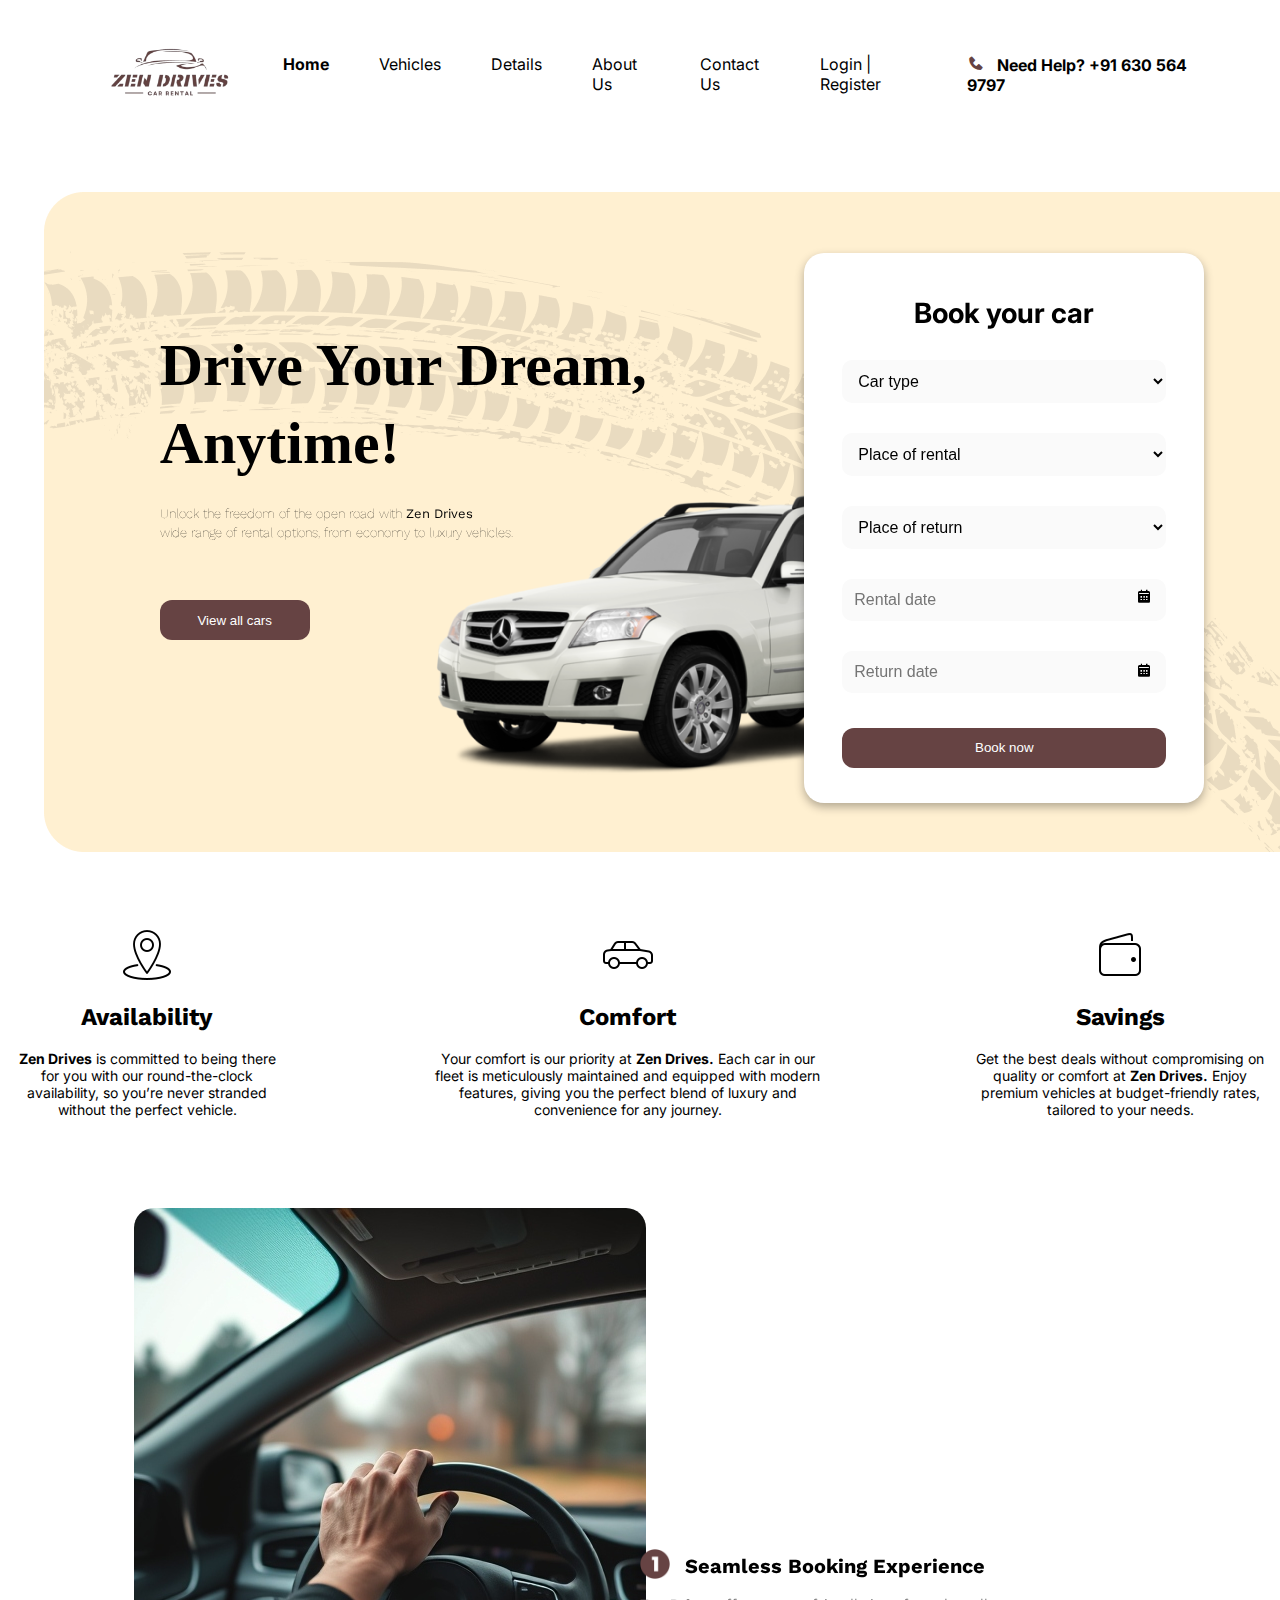
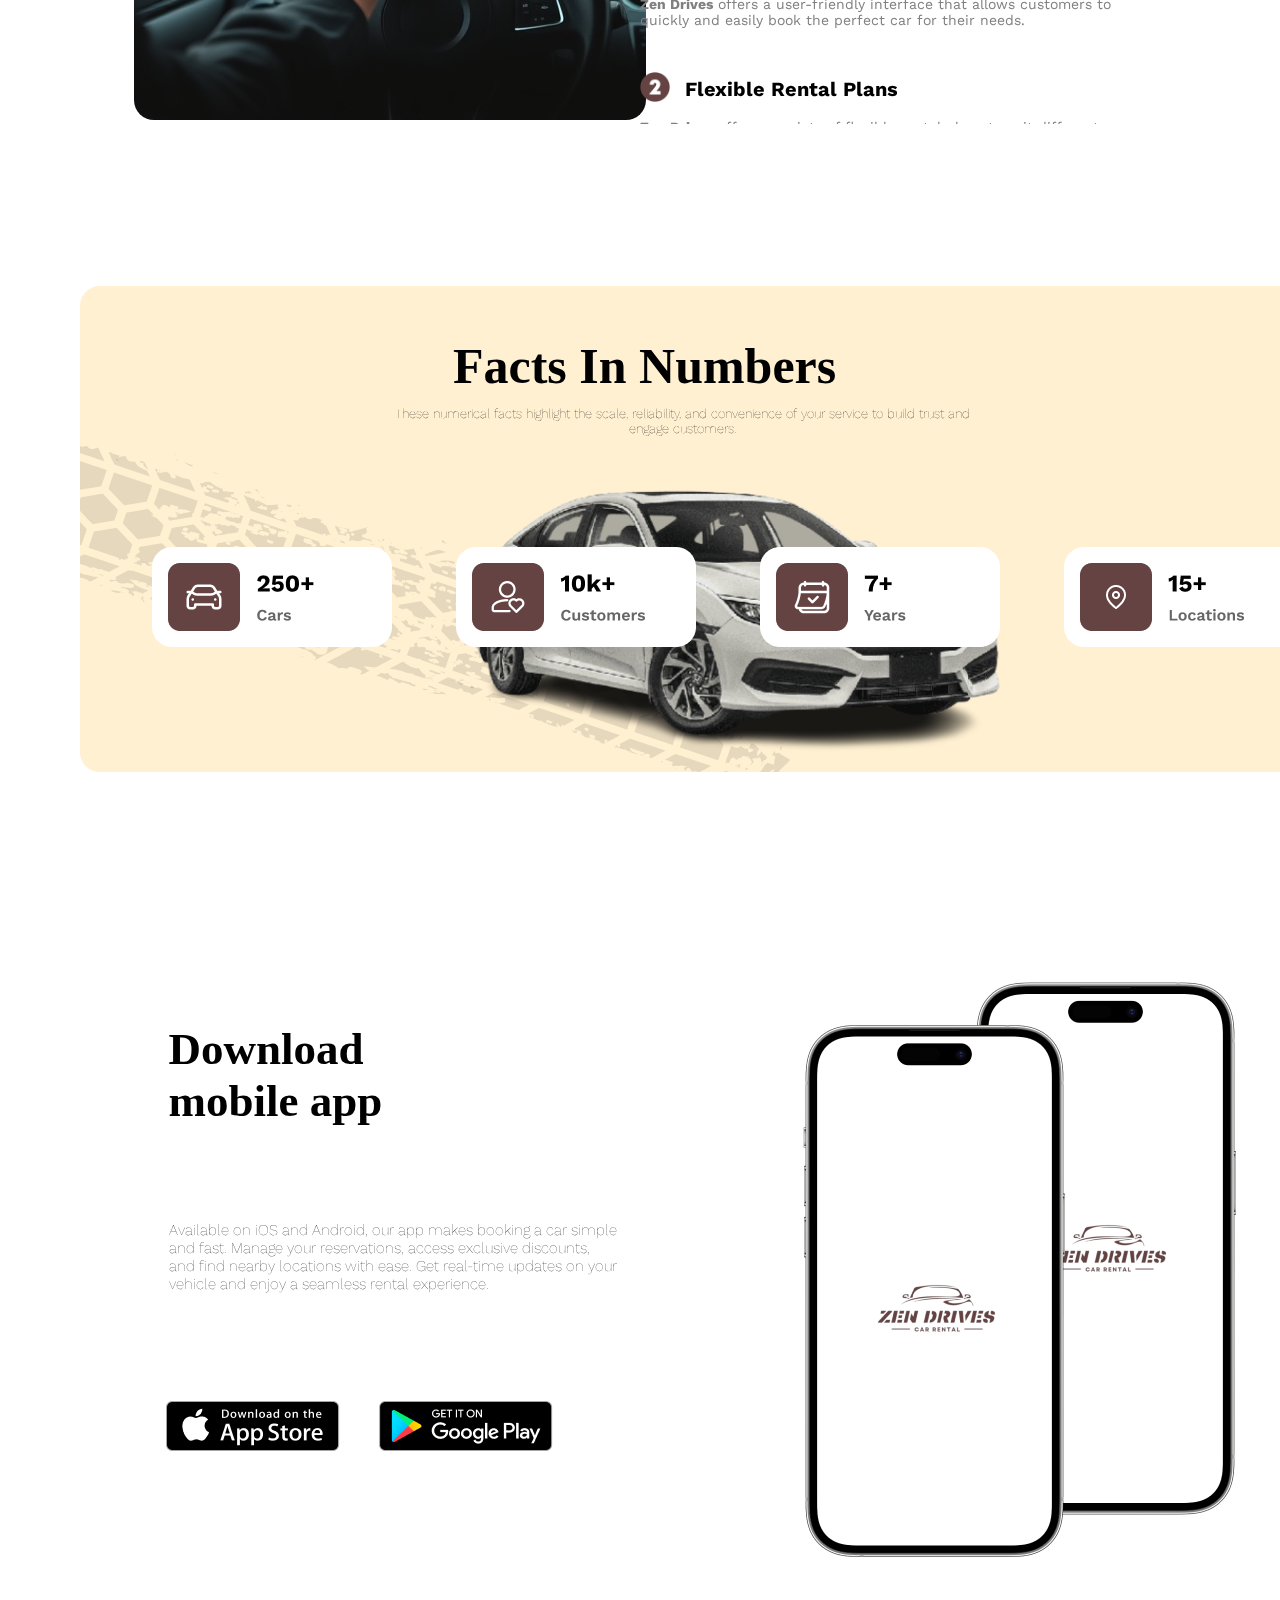
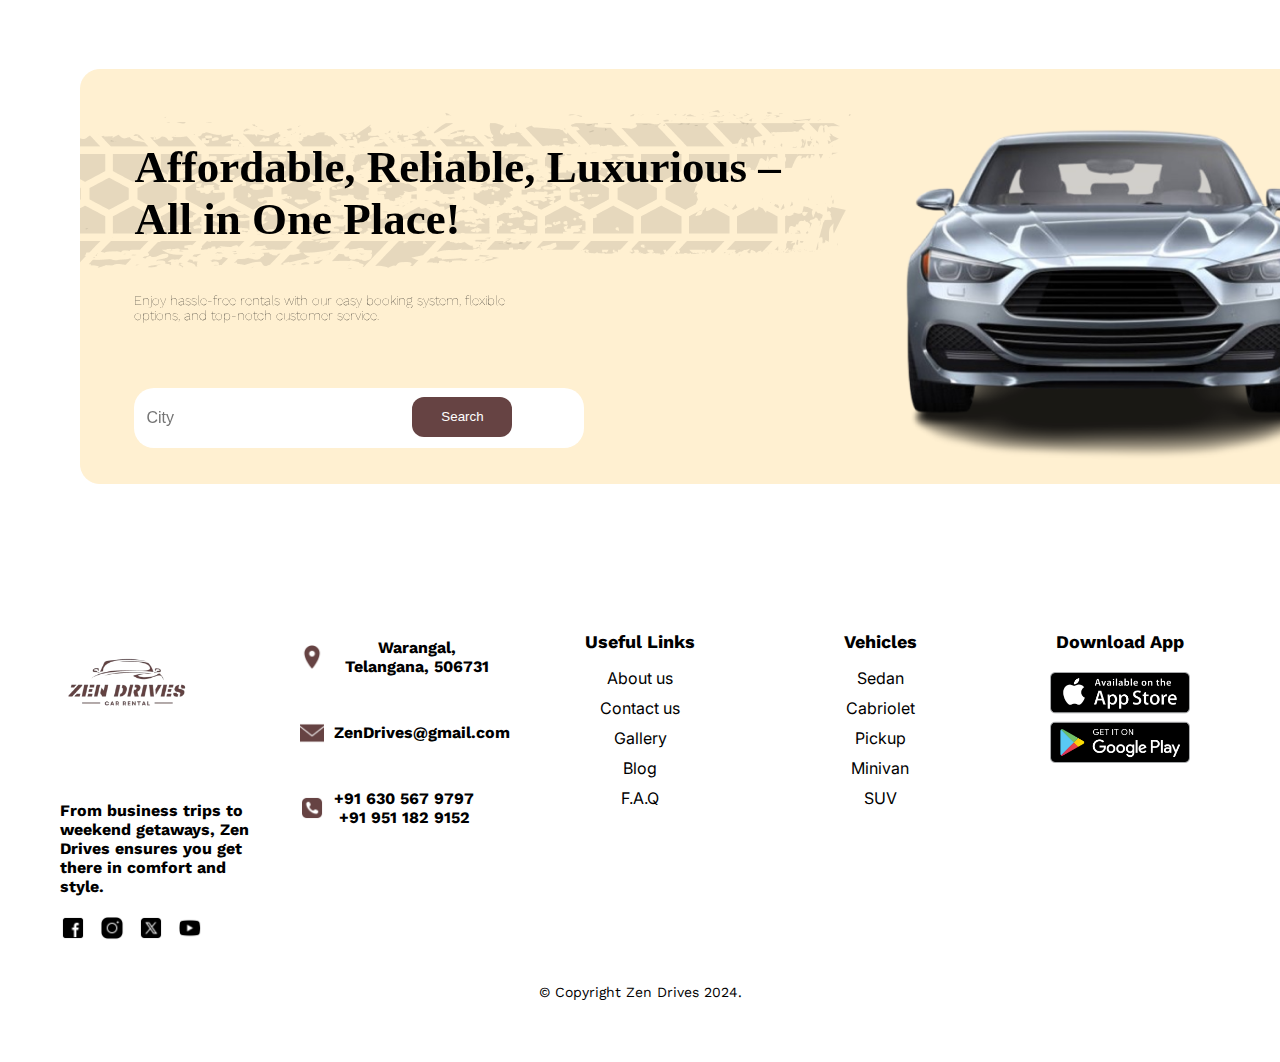
<file: index.html>
<!DOCTYPE html>
<html lang="en">
<head>

    <meta charset="UTF-8">
    <meta name="viewport" content="width=device-width, initial-scale=1.0">
    <title>Zen Drives | HomePage</title>
    <link rel="icon" type="image/x-icon" href="Assets/Favicon.jpeg">
    <link href='https://fonts.googleapis.com/css?family=Inter' rel='stylesheet'>
    <link href='https://fonts.googleapis.com/css?family=Work Sans' rel='stylesheet'>
    <link rel="stylesheet" href="index.css">
    <link href='https://unpkg.com/boxicons@2.1.4/css/boxicons.min.css' rel='stylesheet'>

</head>
<body>

    <header>
        <nav>
            <div class="Logo">
                <a href="index.html"><img src="Assets/Logo.png"></a>
            </div>
            <ul>
                <li><a href="index.html"><b>Home</b></a></li>
                <li><a href="Vehicles.html">Vehicles</a></li>
                <li><a href="Details.html">Details</a></li>
                <li><a href="AboutUs.html">About Us</a></li>
                <li><a href="ContactUs.html">Contact Us</a></li>
                <li><a href="#" id="loginRegisterLink">Login | Register</a></li>
                <li><a href="tel:+916305649797"><i class='bx bxs-phone phone'></i></a><a href="tel:+916305649797">&nbsp;&nbsp; <b>Need Help? +91 630 564 9797</b></a></li>
            </ul>
        </nav>
    </header>

    <div class="Hero" id="Hero">

        <img src="Assets/Hero.png">
        <div class="text"><h1><b>Drive Your Dream,</b></h1></div>
        <div class="text1"><h1><b>Anytime!</b></h1></div>
        <div class="text2"><h5>Unlock the freedom of the open road with <b>Zen Drives</b></h5></div>
        <div class="text3"><h5>wide range of rental options, from economy to luxury vehicles.</h5></div>
        <a href="Vehicles.html"><button class="b1">View all cars</button></a>

        <div class="booking-form">
            <h2>Book your car</h2>
            <form>
                <select id="cartype" name="cartype" required>
                    <option value="">Car type</option>
                    <option value="All Vehicles">All Vehicles</option>
                    <option value="Sedan">Sedan</option>
                    <option value="Cabriolet">Cabriolet</option>
                    <option value="Pickup">Pickup</option>
                    <option value="SUV">SUV</option>
                    <option value="Minivan">Minivan</option>
                </select>

                <select id="PlaceOfRental" name="PlaceOfRental" required>
                    <option value="">Place of rental</option>
                    <option value="Warangal">Warangal</option>
                    <option value="Hanamkonda">Hanamkonda</option>
                    <option value="Miyapur">Miyapur</option>
                    <option value="GachiBowli">GachiBowli</option>
                    <option value="Abids">Abids</option>
                    <option value="Charminar">Charminar</option>
                </select>

                <select id="PlaceOfReturn" name="PlaceOfReturn" required>
                    <option value="">Place of return</option>
                    <option value="Warangal">Warangal</option>
                    <option value="Hanamkonda">Hanamkonda</option>
                    <option value="Miyapur">Miyapur</option>
                    <option value="GachiBowli">GachiBowli</option>
                    <option value="Abids">Abids</option>
                    <option value="Charminar">Charminar</option>
                </select>

                <input type="text" id="rental-date" name="rental-date" placeholder="Rental date" required>
                <i class='bx bxs-calendar calendar-icon1'></i>

                <input type="text" id="rental-date" name="return-date" placeholder="Return date" required>
                <i class='bx bxs-calendar calendar-icon2'></i>
                <a href="Vehicles.html"><button class="b2">Book now</button></a>
            </form>
        
        </div>
    </div>

    <div class="Info-block">
        <div class="location">
            <img src="Assets/location.png">
            <h2>Availability</h2>
            <p><b>Zen Drives</b> is committed to being there for you with our round-the-clock availability,
            so you’re never stranded without the perfect vehicle.</p>
        </div>

        <div class="car">
            <img src="Assets/car.png">
            <h2>Comfort</h2>
            <p>Your comfort is our priority at <b>Zen Drives.</b> Each car in our fleet is meticulously maintained and equipped with modern features,
            giving you the perfect blend of luxury and convenience for any journey.</p>
        </div>

        <div class="wallet">
            <img src="Assets/wallet.png">
            <h2>Savings</h2>
            <p>Get the best deals without compromising on quality or comfort at <b>Zen Drives.</b>
            Enjoy premium vehicles at budget-friendly rates, tailored to your needs.</p>
        </div>
    </div>

    <div>
        <img class="featureimg" src="Assets/feautres img.jpg">
        <div class="features">
            <div class="no1">
                <img src="Assets/number-1.png"><h2>Seamless Booking Experience</h2>
                <p><b>Zen Drives</b> offers a user-friendly interface that allows customers to quickly and easily book the perfect car for their needs.</p>
            </div>

            <div class="no2">
                <img src="Assets/number-2.png"><h2>Flexible Rental Plans</h2>
                <p><b>Zen Drives</b> offers a variety of flexible rental plans to suit different customer needs.</p>
            </div>

            <div class="no3">
                <img src="Assets/number-3.png"><h2>Wide Selection of Vehicles</h2>
                <p><b>Zen Drives</b> provides a diverse fleet of vehicles, catering to different customer preferences and needs.</p>
            </div>

            <div class="no4">
                <img src="Assets/number-4.png"><h2>Exclusive Savings and Discounts</h2>
                <p><b>Zen Drives</b> offers exclusive deals and savings options to ensure customers get the best value for their money.</p>
            </div>
        </div>
    </div>
    
    <div class="Banner">
        <img src="Assets/Banner1.png">
        <h1><b>Facts In Numbers</b></h1>
        <h5>
            These numerical facts highlight the scale, reliability,
            and convenience of your service to build trust and engage customers.
        </h5>
    </div>

    <div class="App" id="App">
        <img src="Assets/App.png">
        <h1><b>Download mobile app</b></h1>
        <h5>
            Available on iOS and Android, our app makes booking a car simple and fast. 
            Manage your reservations, access exclusive discounts, and find nearby locations with ease. Get real-time updates on your vehicle and enjoy a seamless rental experience.
        </h5>
    </div>

    <div class="Banner2">
        <img src="Assets/Banner2.png">
        <h1><b>Affordable, Reliable, Luxurious – All in One Place!</b></h1>
        <h5>
            Enjoy hassle-free rentals with our easy booking system, flexible options, and top-notch customer service.
        </h5>
        <form>
            <input type="text" id="City" name="City" placeholder="City" required>
            <a href="Vehicles.html"><button>Search</button></a>
        </form>
    </div>

    <div id="loginPopup" class="popup"></div>

    <script>
        const loginRegisterLink = document.getElementById('loginRegisterLink');
        const loginPopup = document.getElementById('loginPopup');
    
        loginRegisterLink.addEventListener('click', async (event) => {
            event.preventDefault();
            try {
                const response = await fetch('Loginpage.html');
                if (response.ok) {
                    loginPopup.innerHTML = await response.text();
                    loginPopup.style.display = 'flex';
                    addCloseFunctionality();
                } else {
                    console.error('Failed to load Loginpage.html:', response.status);
                }
            } catch (error) {
                console.error('Error loading Loginpage.html:', error);
            }
        });
    
        function addCloseFunctionality() {
            const closeBtn = document.querySelector('.close');
            if (closeBtn) {
                closeBtn.addEventListener('click', () => {
                    loginPopup.style.display = 'none';
                });
            }
    
            window.addEventListener('click', (event) => {
                if (event.target === loginPopup) {
                    loginPopup.style.display = 'none';
                }
            });
        }
    </script>
    
    <footer>
        <div class="footer-content">
            <div class="footer-section logo-section">
                <a href="#"><img src="Assets/Logo.png" alt="Zen Drives Logo" class="logo"></a>
                <p><b>From business trips to weekend getaways, Zen Drives ensures you get there in comfort and style.</b></p>
                <div class="social-icons">
                    <a href="#"><img src="Assets/facebook.png" alt="Facebook"></a>
                    <a href="#"><img src="Assets/instagram.png" alt="Instagram"></a>
                    <a href="#"><img src="Assets/twitter.png" alt="Twitter"></a>
                    <a href="#"><img src="Assets/youtube.png" alt="YouTube"></a>
                </div>
            </div>
            <div class="footer-section contact-section">
                <div class="contact-item">
                    <img src="Assets/address.png" alt="Location Icon">
                    <p><b>Warangal, Telangana, 506731</b></p>
                </div>
                <div class="contact-item">
                    <img src="Assets/email.png" alt="Email Icon">
                    <p><b>ZenDrives@gmail.com</b></p>
                </div>
                <div class="contact-item">
                    <img src="Assets/phone.png" alt="Phone Icon">
                    <p><b>+91 630 567 9797<br>+91 951 182 9152</b></p>
                </div>
            </div>
            <div class="footer-section links-section">
                <h4>Useful Links</h4>
                <ul>
                    <li><a href="AboutUs.html">About us</a></li>
                    <li><a href="ContactUs.html">Contact us</a></li>
                    <li><a href="#Hero">Gallery</a></li>
                    <li><a href="ContactUs.html#blog-text">Blog</a></li>
                    <li><a href="AboutUs.html#faq-section">F.A.Q</a></li>
                </ul>
            </div>
            <div class="footer-section vehicles-section">
                <h4>Vehicles</h4>
                <ul>
                    <li><a href="Vehicles.html">Sedan</a></li>
                    <li><a href="Vehicles.html">Cabriolet</a></li>
                    <li><a href="Vehicles.html">Pickup</a></li>
                    <li><a href="Vehicles.html">Minivan</a></li>
                    <li><a href="Vehicles.html">SUV</a></li>
                </ul>
            </div>
            <div class="footer-section app-section">
                <h4>Download App</h4>
                <div class="app-icons">
                    <a href="#App"><img src="Assets/download.png" alt="App Store"></a>
                </div>
            </div>
        </div>
        <div class="footer-bottom">
            <p>&copy; Copyright Zen Drives 2024.</p>
        </div>
    </footer>

</body>
</html>
</file>
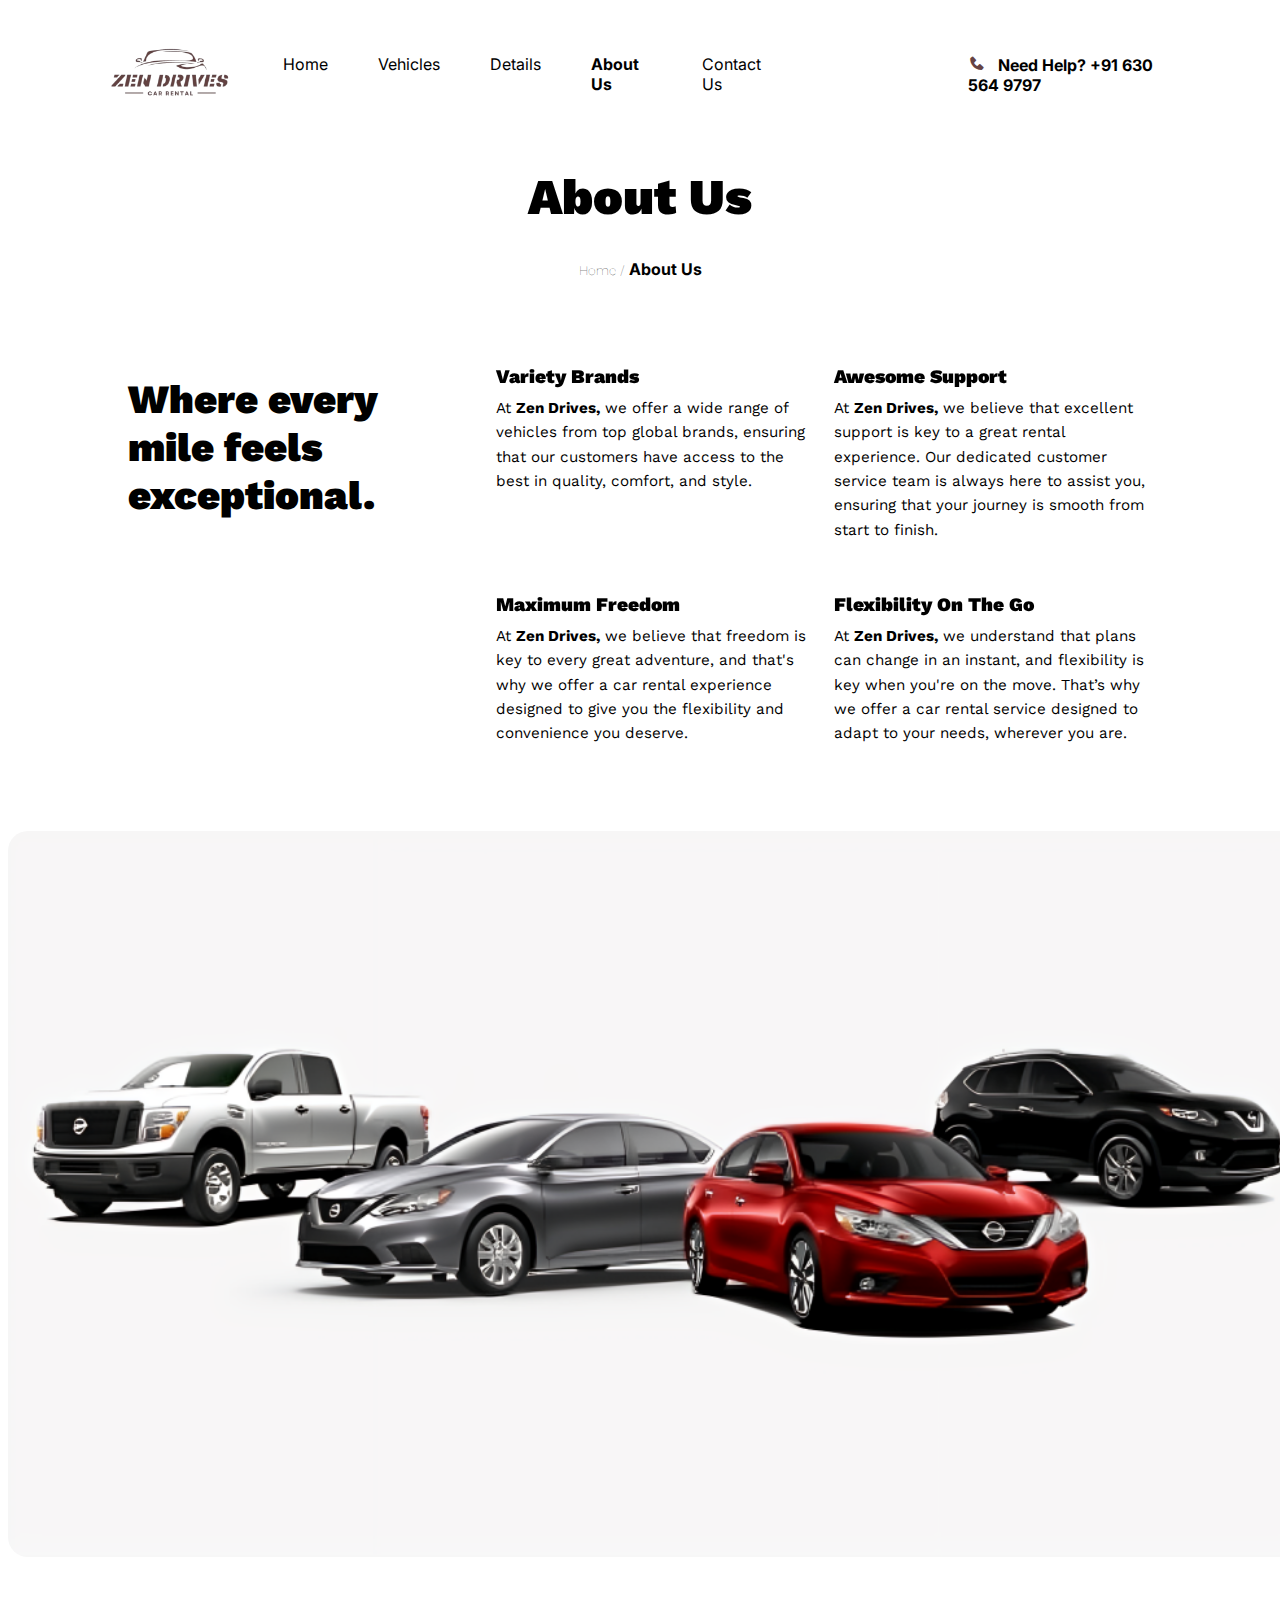
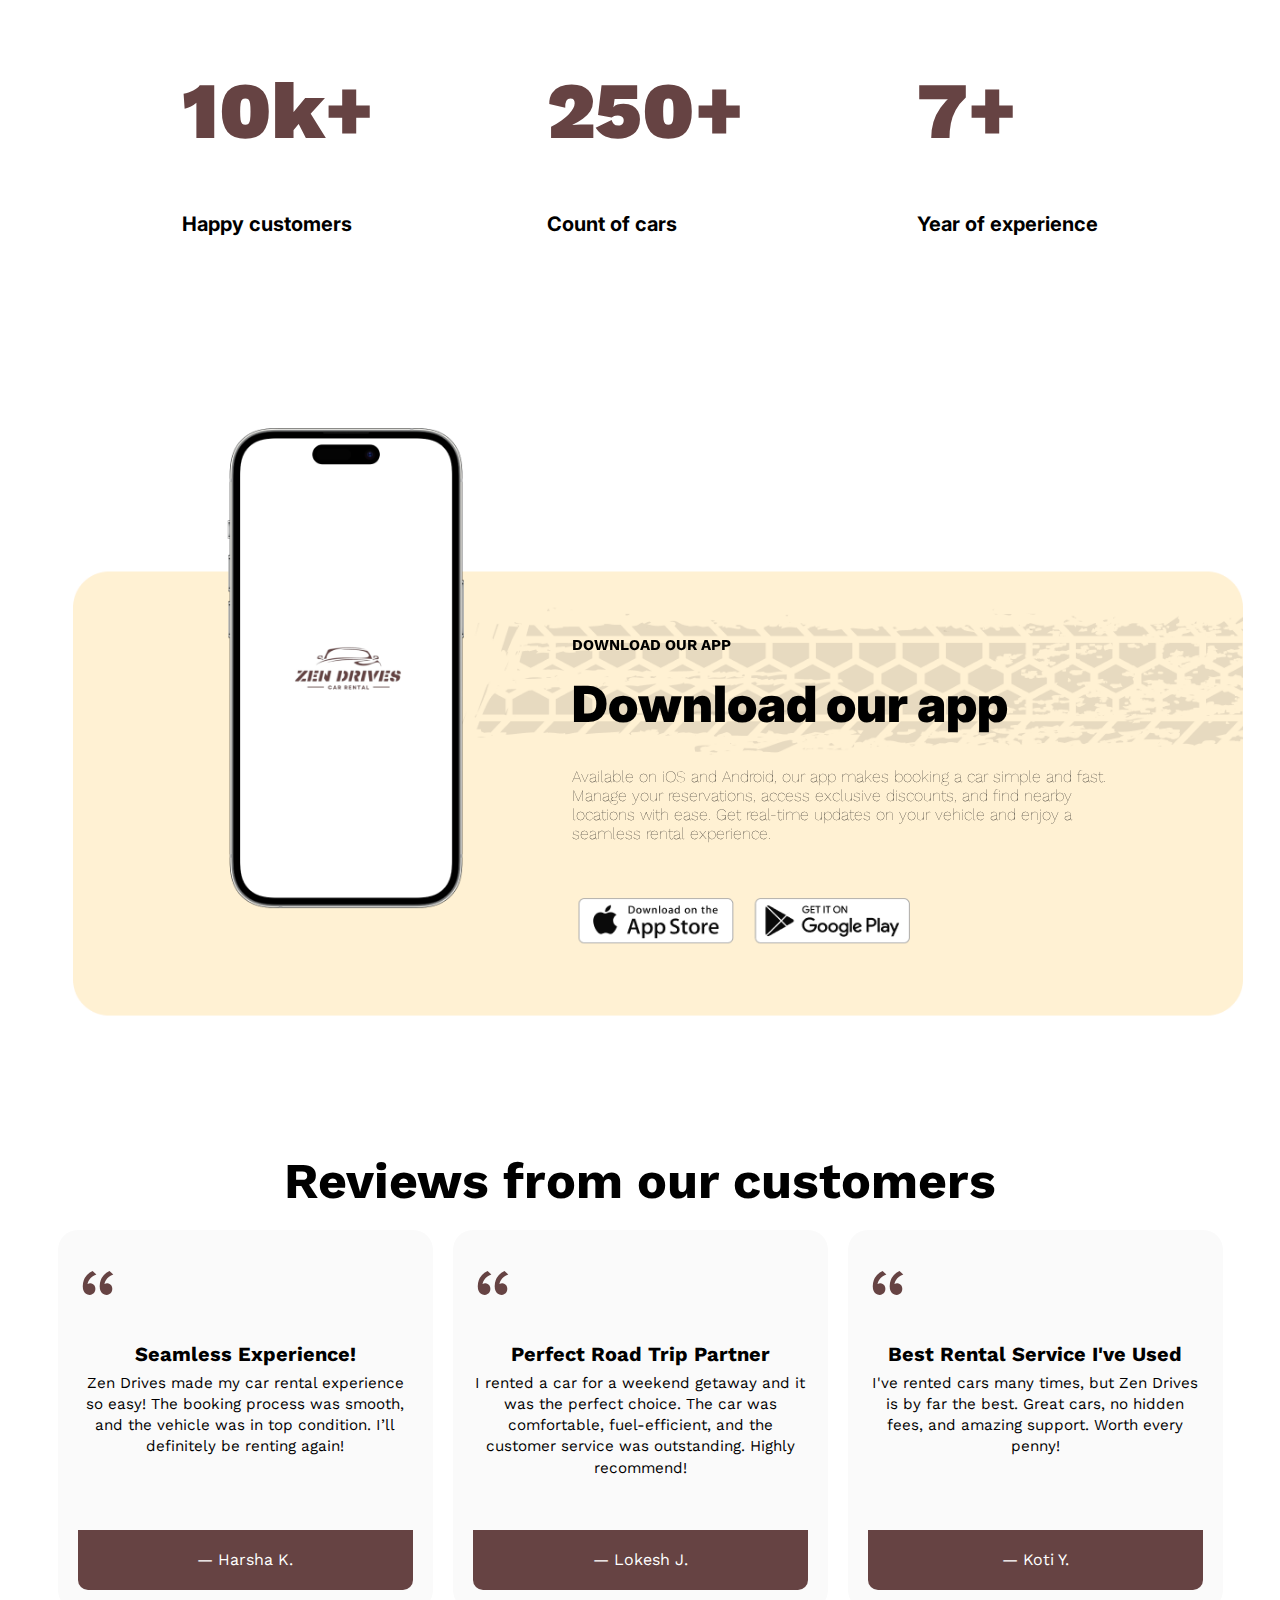
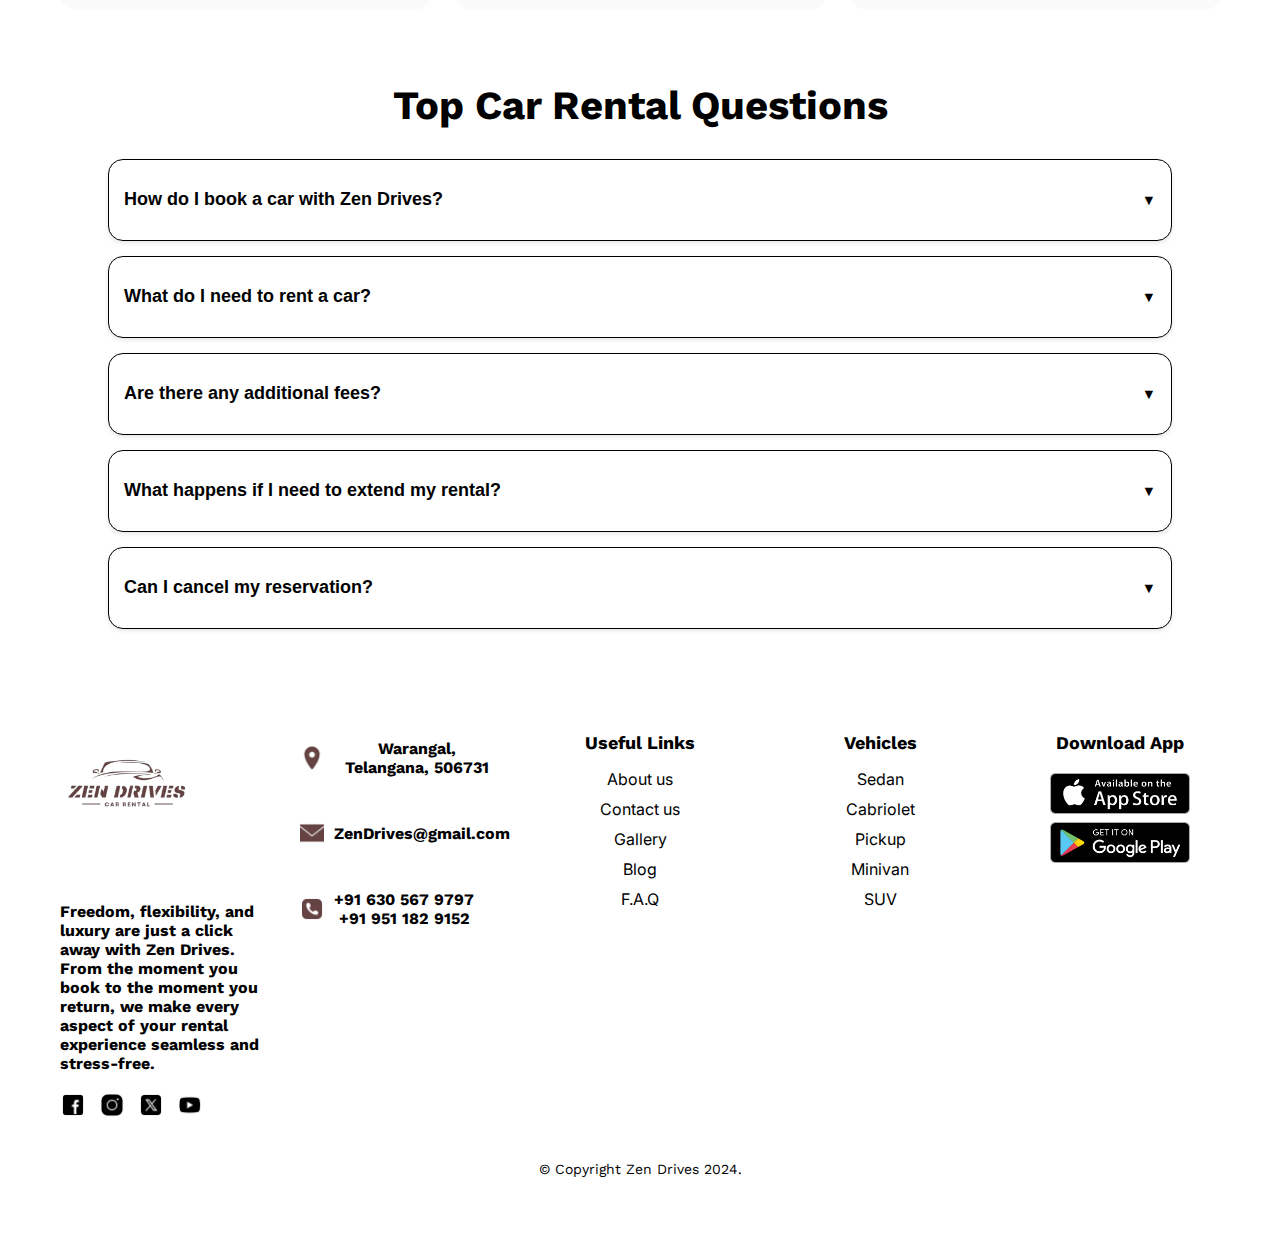
<file: AboutUs.html>
<!DOCTYPE html>
<html lang="en">
<head>

    <meta charset="UTF-8">
    <meta name="viewport" content="width=device-width, initial-scale=1.0">
    <title>Zen Drives | AboutUs</title>
    <link rel="icon" type="image/x-icon" href="Assets/Favicon.jpeg">
    <link href='https://fonts.googleapis.com/css?family=Inter' rel='stylesheet'>
    <link href='https://fonts.googleapis.com/css?family=Work Sans' rel='stylesheet'>
    <link rel="stylesheet" href="AboutUs.css">
    <link href='https://unpkg.com/boxicons@2.1.4/css/boxicons.min.css' rel='stylesheet'>

</head>
<body>

    <header>
        <nav>
            <div class="Logo">
                <a href="index.html"><img src="Assets/Logo.png"></a>
            </div>
            <ul>
                <li><a href="index.html">Home</a></li>
                <li><a href="Vehicles.html">Vehicles</a></li>
                <li><a href="Details.html">Details</a></li>
                <li><a href="AboutUs.html"><b>About Us</b></a></li>
                <li><a href="ContactUs.html">Contact Us</a></li>
                <li><a style="opacity: 0;">Login | Register</a></li>
                <li><a href="tel:+916305649797"><i class='bx bxs-phone phone'></i></a><a href="tel:+916305649797">&nbsp;&nbsp; <b>Need Help? +91 630 564 9797</b></a></li>
            </ul>
        </nav>
    </header>

    <div class="text">
        <h1><b>About Us</b></h1>
        <h5>Home / </h5><a>About Us</a>
    </div>

    <div class="content-container">
        <div class="heading-section">
            <h1><b>Where every mile feels exceptional.</b></h1>
        </div>
    
        <div class="features-section">
            <div class="feature-item">
                <h2><b>Variety Brands</b></h2>
                <p>At <b>Zen Drives,</b> we offer a wide range of vehicles from top global brands, ensuring that our customers have access to the best in quality, comfort, and style.</p>
            </div>
            <div class="feature-item">
                <h2><b>Awesome Support</b></h2>
                <p>At <b>Zen Drives,</b> we believe that excellent support is key to a great rental experience. Our dedicated customer service team is always here to assist you, ensuring that your journey is smooth from start to finish.</p>
            </div>
            <div class="feature-item">
                <h2><b>Maximum Freedom</b></h2>
                <p>At <b>Zen Drives,</b> we believe that freedom is key to every great adventure, and that's why we offer a car rental experience designed to give you the flexibility and convenience you deserve.</p>
            </div>
            <div class="feature-item">
                <h2><b>Flexibility On The Go</b></h2>
                <p>At <b>Zen Drives,</b> we understand that plans can change in an instant, and flexibility is key when you're on the move. That’s why we offer a car rental service designed to adapt to your needs, wherever you are.</p>
            </div>
        </div>
    </div>
    
    <div class="banner3">
        <img src="Assets/banner3.png">
    </div>

    <div class="Highlights">
        <div class="High-group"><h1><b>10k+</b><br><a>Happy customers</a></h1></div>
        <div class="High-group"><h1><b>250+</b><br><a>Count of cars</a></h1></div>
        <div class="High-group"><h1><b>7+</b><br><a>Year of experience</a></h1></div>
    </div>

    <div class="Banner5">
        <img src="Assets/Banner5.png">
        <h5>DOWNLOAD OUR APP</h5>
        <h1><b>Download our app</b></h1>
        <p>
            Available on iOS and Android, our app makes booking a car simple and fast.
            Manage your reservations, access exclusive discounts, and find nearby locations with ease. Get real-time updates on your vehicle and enjoy a seamless rental experience.
        </p>
    </div>

    <div class="reviews-section">
        <h2>Reviews from our customers</h2>
        <div class="reviews-container">
            <div class="review-card">
                <div class="quote-icon">“</div>
                <p><strong>Seamless Experience!</strong> Zen Drives made my car rental experience so easy! The booking process was smooth, and the vehicle was in top condition. I’ll definitely be renting again!</p>
                <div class="review-footer">
                    <div class="reviewer-img"></div>
                    <span>— Harsha K.</span>
                </div>
            </div>
            <div class="review-card">
                <div class="quote-icon">“</div>
                <p><strong>Perfect Road Trip Partner</strong> I rented a car for a weekend getaway and it was the perfect choice. The car was comfortable, fuel-efficient, and the customer service was outstanding. Highly recommend!</p>
                <div class="review-footer">
                    <div class="reviewer-img"></div>
                    <span>— Lokesh J.</span>
                </div>
            </div>
            <div class="review-card">
                <div class="quote-icon">“</div>
                <p><strong>Best Rental Service I've Used</strong> I've rented cars many times, but Zen Drives is by far the best. Great cars, no hidden fees, and amazing support. Worth every penny!</p>
                <div class="review-footer">
                    <div class="reviewer-img"></div>
                    <span>— Koti Y.</span>
                </div>
            </div>
        </div>
    </div>

    <div class="faq-section" id="faq-section">
        <h2>Top Car Rental Questions</h2>
        <div class="faq-container">
            <div class="faq-item">
                <button class="faq-question">How do I book a car with Zen Drives?</button>
                <div class="faq-answer">
                    <p>Booking a car is simple! Just visit our website or download the app, choose your pickup location, select your vehicle, and complete the booking in a few easy steps.</p>
                </div>
            </div>
            <div class="faq-item">
                <button class="faq-question">What do I need to rent a car?</button>
                <div class="faq-answer">
                    <p>To rent a car, you need a valid driver’s license, proof of insurance, and a credit card for payment.</p>
                </div>
            </div>
            <div class="faq-item">
                <button class="faq-question">Are there any additional fees?</button>
                <div class="faq-answer">
                    <p>There may be additional fees depending on the rental conditions, such as taxes, insurance, and optional equipment.</p>
                </div>
            </div>
            <div class="faq-item">
                <button class="faq-question">What happens if I need to extend my rental?</button>
                <div class="faq-answer">
                    <p>If you need to extend your rental, please contact us before your rental period ends to make arrangements.</p>
                </div>
            </div>
            <div class="faq-item">
                <button class="faq-question">Can I cancel my reservation?</button>
                <div class="faq-answer">
                    <p>Yes, you can cancel your reservation. Please review our cancellation policy for any applicable fees.</p>
                </div>
            </div>
        </div>
    </div>

    <script>
        document.querySelectorAll('.faq-question').forEach(button => {
            button.addEventListener('click', () => {
                const faqItem = button.parentElement;
                faqItem.classList.toggle('active');
            });
        });
    </script>

<footer>
    <div class="footer-content">
        <div class="footer-section logo-section">
            <a href="index.html"><img src="Assets/Logo.png" alt="Zen Drives Logo" class="logo"></a>
            <p><b>Freedom, flexibility, and luxury are just a click away with Zen Drives.
                From the moment you book to the moment you return, we make every aspect of your rental experience seamless and stress-free.</b></p>
            <div class="social-icons">
                <a href="#"><img src="Assets/facebook.png" alt="Facebook"></a>
                <a href="#"><img src="Assets/instagram.png" alt="Instagram"></a>
                <a href="#"><img src="Assets/twitter.png" alt="Twitter"></a>
                <a href="#"><img src="Assets/youtube.png" alt="YouTube"></a>
            </div>
        </div>
        <div class="footer-section contact-section">
            <div class="contact-item">
                <img src="Assets/address.png" alt="Location Icon">
                <p><b>Warangal, Telangana, 506731</b></p>
            </div>
            <div class="contact-item">
                <img src="Assets/email.png" alt="Email Icon">
                <p><b>ZenDrives@gmail.com</b></p>
            </div>
            <div class="contact-item">
                <img src="Assets/phone.png" alt="Phone Icon">
                <p><b>+91 630 567 9797<br>+91 951 182 9152</b></p>
            </div>
        </div>
        <div class="footer-section links-section">
            <h4>Useful Links</h4>
            <ul>
                <li><a href="AboutUs.html">About us</a></li>
                <li><a href="ContactUs.html">Contact us</a></li>
                <li><a href="index.html#Hero">Gallery</a></li>
                <li><a href="ContactUs.html#blog-text">Blog</a></li>
                <li><a href="#faq-section">F.A.Q</a></li>
            </ul>
        </div>
        <div class="footer-section vehicles-section">
            <h4>Vehicles</h4>
            <ul>
                <li><a href="Vehicles.html#cards-container">Sedan</a></li>
                <li><a href="Vehicles.html#cards-container">Cabriolet</a></li>
                <li><a href="Vehicles.html#cards-container">Pickup</a></li>
                <li><a href="Vehicles.html#cards-container">Minivan</a></li>
                <li><a href="Vehicles.html#cards-container">SUV</a></li>
            </ul>
        </div>
        <div class="footer-section app-section">
            <h4>Download App</h4>
            <div class="app-icons">
                <a href="index.html#App"><img src="Assets/download.png" alt="App Store"></a>
            </div>
        </div>
    </div>
    <div class="footer-bottom">
        <p>&copy; Copyright Zen Drives 2024.</p>
    </div>
</footer>

</body>
</html>
</file>
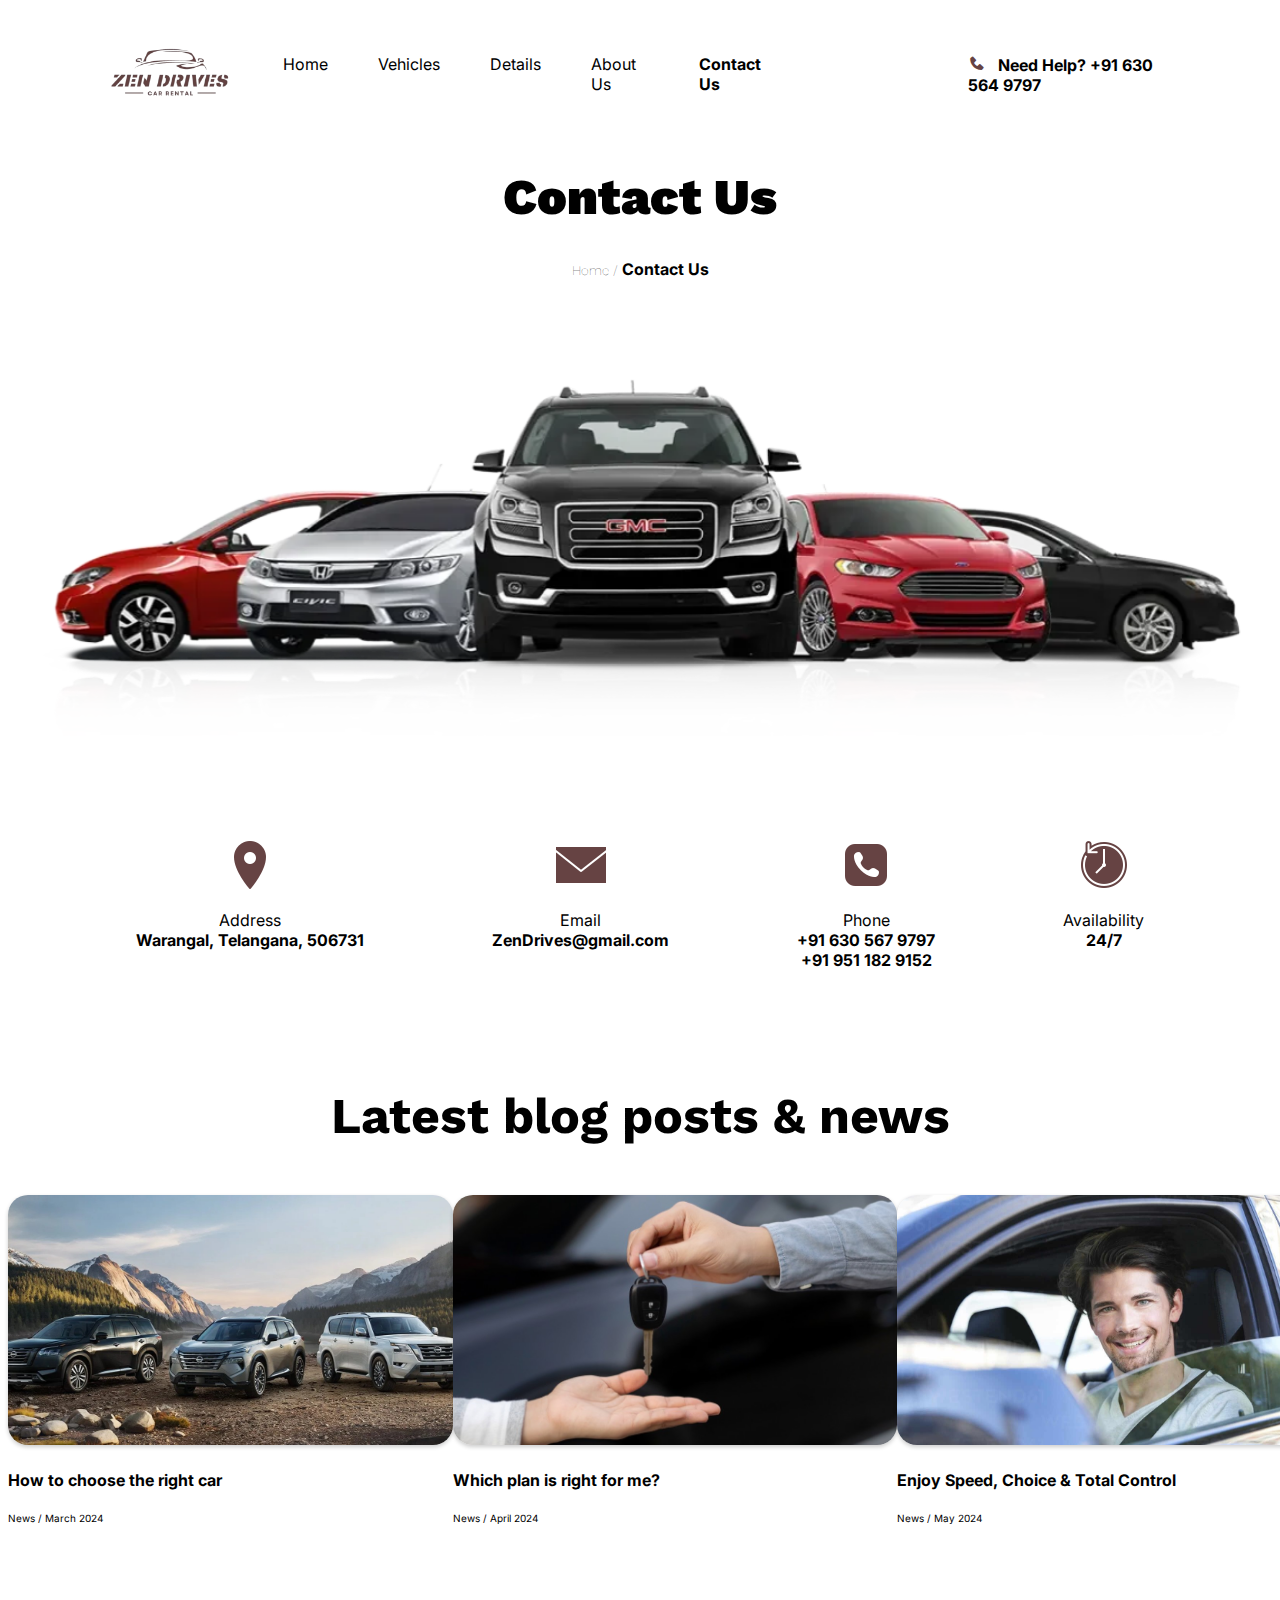
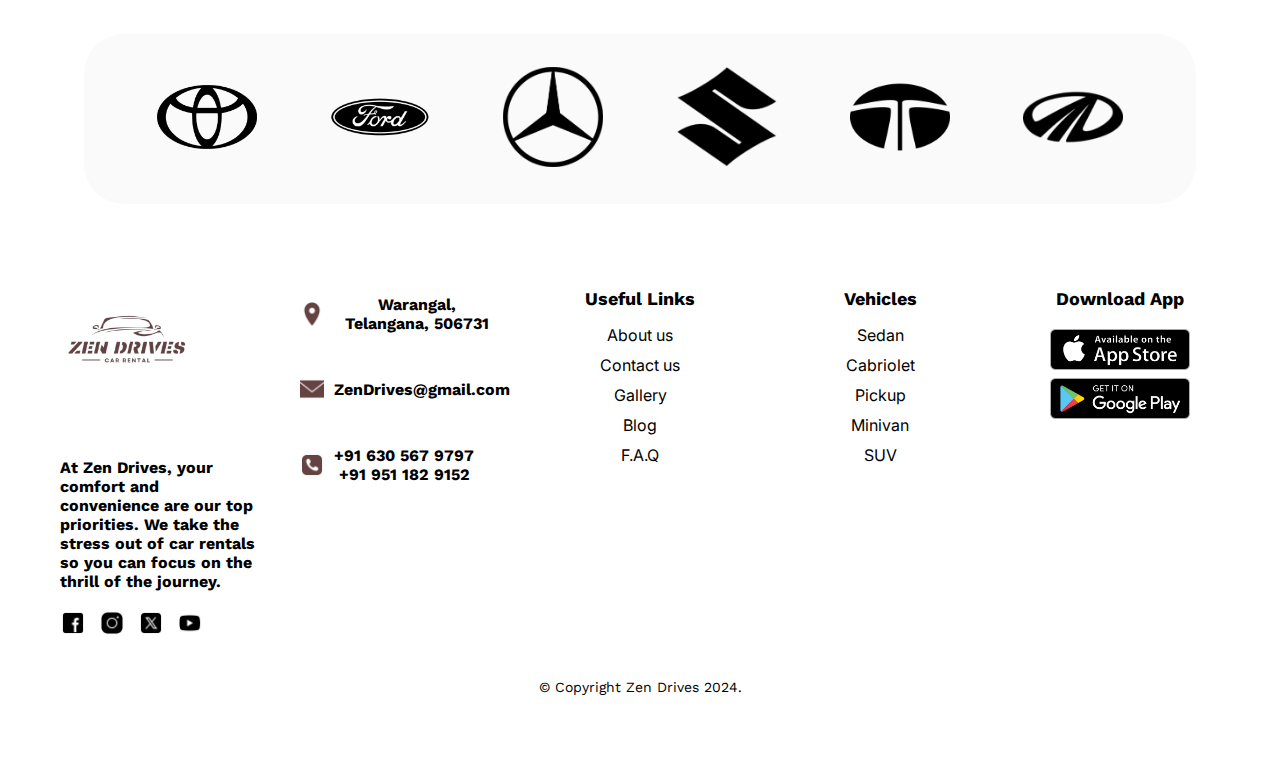
<file: ContactUs.html>
<!DOCTYPE html>
<html lang="en">
<head>

    <meta charset="UTF-8">
    <meta name="viewport" content="width=device-width, initial-scale=1.0">
    <title>Zen Drives | ContactUs</title>
    <link rel="icon" type="image/x-icon" href="Assets/Favicon.jpeg">
    <link href='https://fonts.googleapis.com/css?family=Inter' rel='stylesheet'>
    <link href='https://fonts.googleapis.com/css?family=Work Sans' rel='stylesheet'>
    <link rel="stylesheet" href="ContactUs.css">
    <link href='https://unpkg.com/boxicons@2.1.4/css/boxicons.min.css' rel='stylesheet'>

</head>
<body>

    <header>
        <nav>
            <div class="Logo">
                <a href="index.html"><img src="Assets/Logo.png"></a>
            </div>
            <ul>
                <li><a href="index.html">Home</a></li>
                <li><a href="Vehicles.html">Vehicles</a></li>
                <li><a href="Details.html">Details</a></li>
                <li><a href="AboutUs.html">About Us</a></li>
                <li><a href="ContactUs.html"><b>Contact Us</b></a></li>
                <li><a style="opacity: 0;">Login | Register</a></li>
                <li><a href="tel:+916305649797"><i class='bx bxs-phone phone'></i></a><a href="tel:+916305649797">&nbsp;&nbsp; <b>Need Help? +91 630 564 9797</b></a></li>
            </ul>
        </nav>
    </header>

    <div class="text">
        <h1><b>Contact Us</b></h1>
        <h5>Home / </h5><a>Contact Us</a>
    </div>
    
    <div class="Banner4">
        <img src="Assets/banner4.webp">
    </div>

    <div class="contact">
        <div class="contact-group">
            <img src="Assets/address.png" alt="Location Icon">
            <p>Address<br><b>Warangal, Telangana, 506731</b></p>
        </div>
        <div class="contact-group">
            <img src="Assets/email.png" alt="Email Icon">
            <p>Email<br><b>ZenDrives@gmail.com</b></p>
        </div>
        <div class="contact-group">
            <img src="Assets/phone.png" alt="Phone Icon">
            <p>Phone<br><b>+91 630 567 9797<br>+91 951 182 9152</b></p>
        </div>
        <div class="contact-group">
            <img src="Assets/Time.png" alt="Time Icon">
            <p>Availability<br><b>24/7</b></p>
        </div>
    </div>

    <div class="blog-text" id="blog-text">
        <h1>Latest blog posts & news</h1>
    </div>
    <div class="Blogs" id="Blogs">
        <div class="Blog-images">
            <img src="Assets/blog1.jpg"><h4>How to choose the right car</h4><p>News / March 2024</p>
        </div>
        <div class="Blog-images">
            <img src="Assets/blog2.jpg"><h4>Which plan is right for me?</h4><p>News / April 2024</p>
        </div>
        <div class="Blog-images">
            <img src="Assets/blog3.jpeg"><h4>Enjoy Speed, Choice & Total Control</h4><p>News / May 2024</p>
        </div>
    </div>

    <div class="Logos-group">
        <div class="logos"><img src="Assets/logo1.png"></div>
        <div class="logos"><img src="Assets/logo2.png"></div>
        <div class="logos"><img src="Assets/logo3.png"></div>
        <div class="logos"><img src="Assets/logo4.png"></div>
        <div class="logos"><img src="Assets/logo5.webp"></div>
        <div class="logos"><img src="Assets/logo6.png"></div>
    </div>

    <footer>
        <div class="footer-content">
            <div class="footer-section logo-section">
                <a href="index.html"><img src="Assets/Logo.png" alt="Zen Drives Logo" class="logo"></a>
                <p><b>At Zen Drives, your comfort and convenience are our top priorities. 
                    We take the stress out of car rentals so you can focus on the thrill of the journey.</b></p>
                <div class="social-icons">
                    <a href="#"><img src="Assets/facebook.png" alt="Facebook"></a>
                    <a href="#"><img src="Assets/instagram.png" alt="Instagram"></a>
                    <a href="#"><img src="Assets/twitter.png" alt="Twitter"></a>
                    <a href="#"><img src="Assets/youtube.png" alt="YouTube"></a>
                </div>
            </div>
            <div class="footer-section contact-section">
                <div class="contact-item">
                    <img src="Assets/address.png" alt="Location Icon">
                    <p><b>Warangal, Telangana, 506731</b></p>
                </div>
                <div class="contact-item">
                    <img src="Assets/email.png" alt="Email Icon">
                    <p><b>ZenDrives@gmail.com</b></p>
                </div>
                <div class="contact-item">
                    <img src="Assets/phone.png" alt="Phone Icon">
                    <p><b>+91 630 567 9797<br>+91 951 182 9152</b></p>
                </div>
            </div>
            <div class="footer-section links-section">
                <h4>Useful Links</h4>
                <ul>
                    <li><a href="AboutUs.html">About us</a></li>
                    <li><a href="ContactUs.html">Contact us</a></li>
                    <li><a href="index.html#Hero">Gallery</a></li>
                    <li><a href="#blog-text">Blog</a></li>
                    <li><a href="AboutUs.html#faq-section">F.A.Q</a></li>
                </ul>
            </div>
            <div class="footer-section vehicles-section">
                <h4>Vehicles</h4>
                <ul>
                    <li><a href="Vehicles.html#cards-container">Sedan</a></li>
                    <li><a href="Vehicles.html#cards-container">Cabriolet</a></li>
                    <li><a href="Vehicles.html#cards-container">Pickup</a></li>
                    <li><a href="Vehicles.html#cards-container">Minivan</a></li>
                    <li><a href="Vehicles.html#cards-container">SUV</a></li>
                </ul>
            </div>
            <div class="footer-section app-section">
                <h4>Download App</h4>
                <div class="app-icons">
                    <a href="index.html#App"><img src="Assets/download.png" alt="App Store"></a>
                </div>
            </div>
        </div>
        <div class="footer-bottom">
            <p>&copy; Copyright Zen Drives 2024.</p>
        </div>
    </footer>

</body>
</html>
</file>
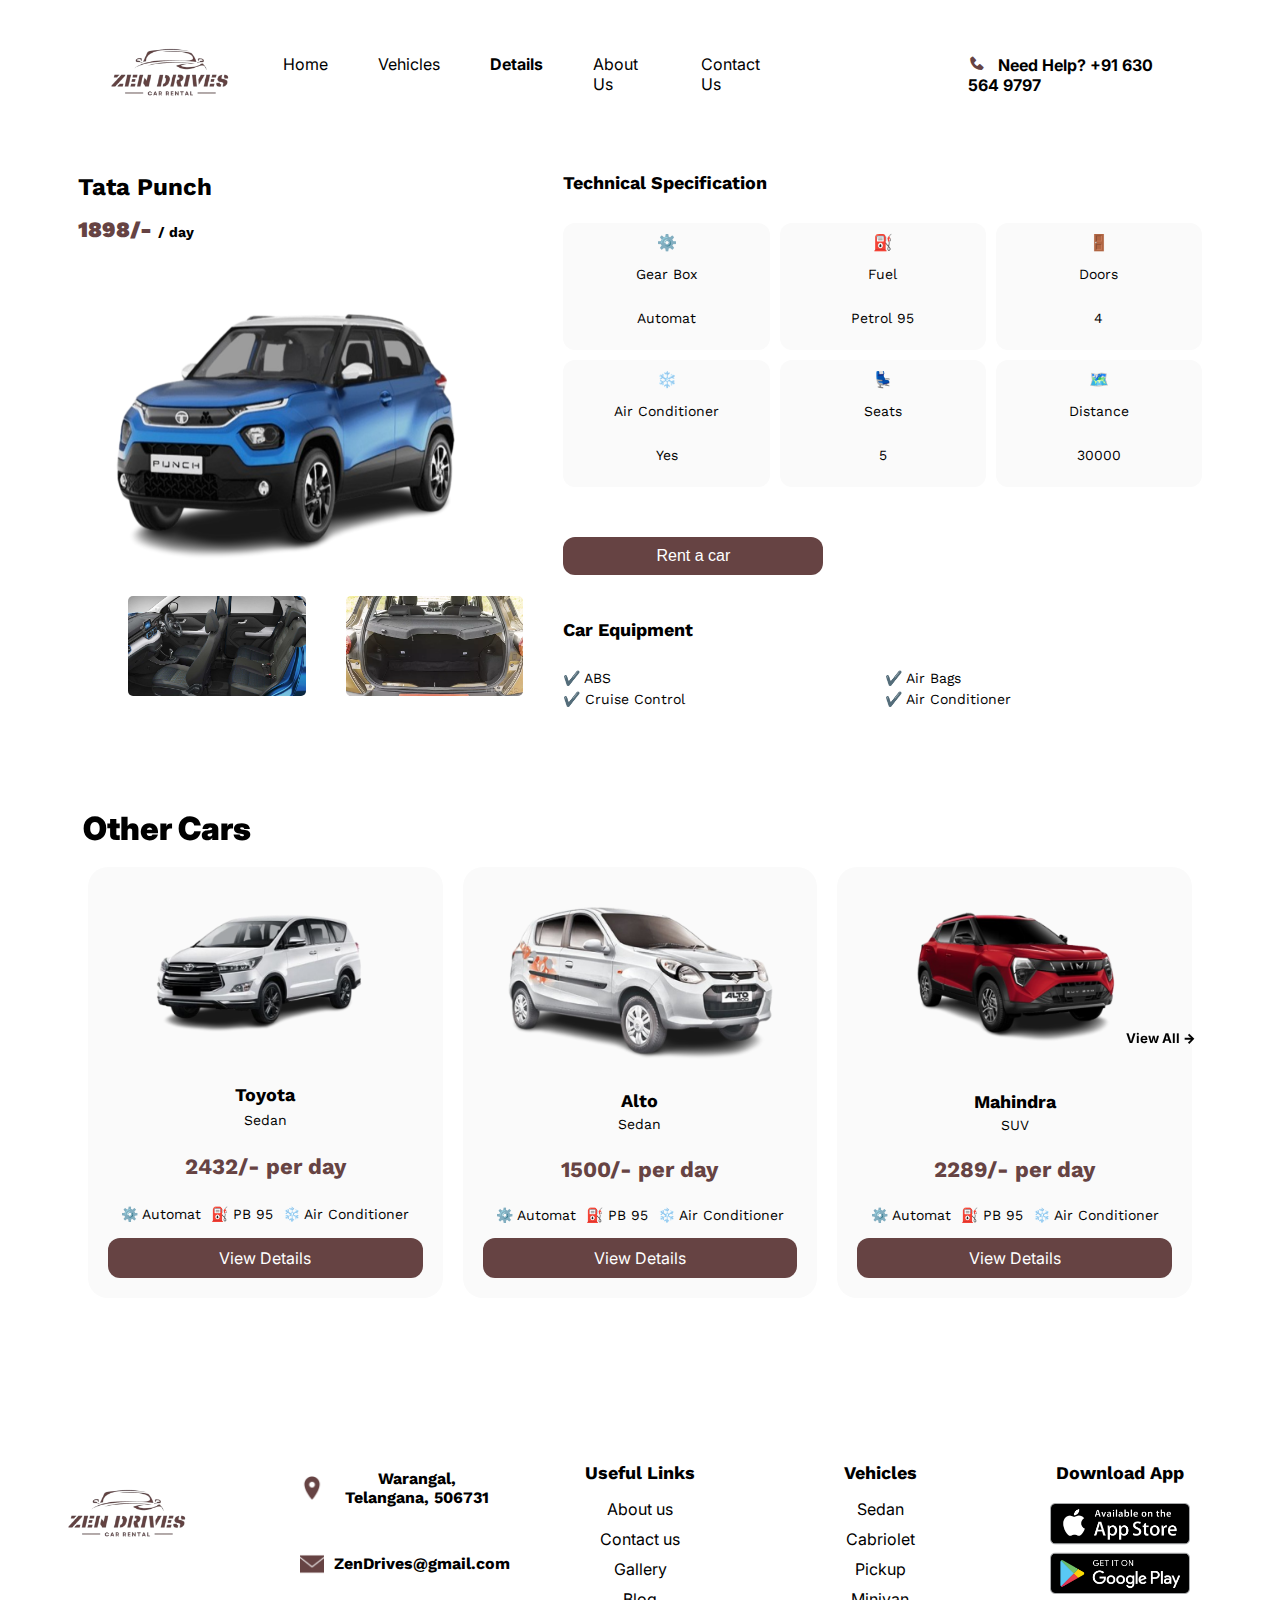
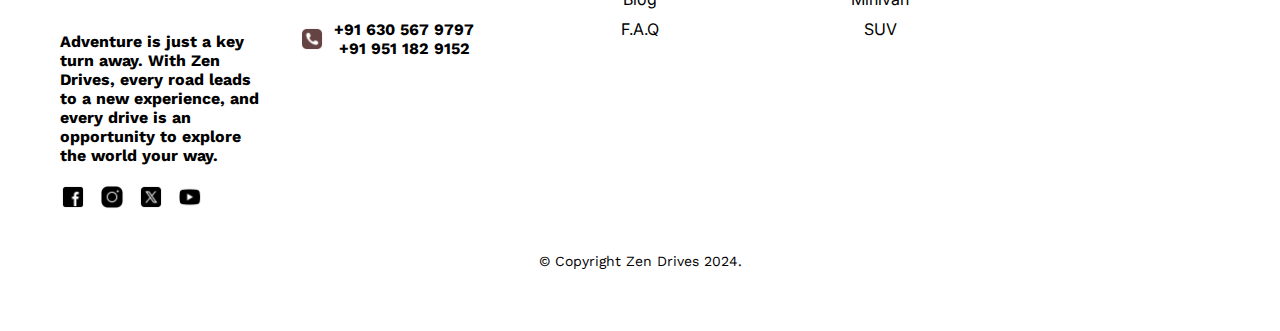
<file: Details1.html>
<!DOCTYPE html>
<html lang="en">
<head>

    <meta charset="UTF-8">
    <meta name="viewport" content="width=device-width, initial-scale=1.0">
    <title>Zen Drives | Details</title>
    <link rel="icon" type="image/x-icon" href="Assets/Favicon.jpeg">
    <link href='https://fonts.googleapis.com/css?family=Inter' rel='stylesheet'>
    <link href='https://fonts.googleapis.com/css?family=Work Sans' rel='stylesheet'>
    <link rel="stylesheet" href="Details.css">
    <link href='https://unpkg.com/boxicons@2.1.4/css/boxicons.min.css' rel='stylesheet'>

</head>
<body>

    <header>
        <nav>
            <div class="Logo">
                <a href="index.html"><img src="Assets/Logo.png"></a>
            </div>
            <ul>
                <li><a href="index.html">Home</a></li>
                <li><a href="Vehicles.html">Vehicles</a></li>
                <li><a href="Details.html"><b>Details</b></a></li>
                <li><a href="AboutUs.html">About Us</a></li>
                <li><a href="ContactUs.html">Contact Us</a></li>
                <li><a style="opacity: 0;">Login | Register</a></li>
                <li><a href="tel:+916305649797"><i class='bx bxs-phone phone'></i></a><a href="tel:+916305649797">&nbsp;&nbsp; <b>Need Help? +91 630 564 9797</b></a></li>
            </ul>
        </nav>
    </header>

    <div class="car-details-container">
        <div class="car-info">
          <h1>Tata Punch</h1>
          <p class="price"><b>1898/-</b> <span>/ day</span></p>
          <div class="car-image">
            <img src="Assets/car2.png">
          </div>
          <div class="thumbnail-images">
            <div class="thumbnail"><img src="Assets/car2_1.jpg"></div>
            <div class="thumbnail"><img src="Assets/car2_2.webp"></div>
          </div>
        </div>
        
        <div class="specifications">
          <h2>Technical Specification</h2>
          <div class="specs-grid">
            <div class="spec-item">
              <span class="icon">⚙️</span>
              <p>Gear Box</p>
              <p>Automat</p>
            </div>
            <div class="spec-item">
              <span class="icon">⛽</span>
              <p>Fuel</p>
              <p>Petrol 95</p>
            </div>
            <div class="spec-item">
              <span class="icon">🚪</span>
              <p>Doors</p>
              <p>4</p>
            </div>
            <div class="spec-item">
              <span class="icon">❄️</span>
              <p>Air Conditioner</p>
              <p>Yes</p>
            </div>
            <div class="spec-item">
              <span class="icon">💺</span>
              <p>Seats</p>
              <p>5</p>
            </div>
            <div class="spec-item">
              <span class="icon">🗺️</span>
              <p>Distance</p>
              <p>30000</p>
            </div>
          </div>
          <a href="Payment.html"><button class="rent-btn">Rent a car</button></a>
          
          <h2>Car Equipment</h2>
          <div class="equipment-list">
            <div class="equipment-item">✔️ ABS</div>
            <div class="equipment-item">✔️ Air Bags</div>
            <div class="equipment-item">✔️ Cruise Control</div>
            <div class="equipment-item">✔️ Air Conditioner</div>
          </div>
        </div>
      </div>

    <div class="text">
        <div><h1><b>Other Cars</b></h1></div>
        <div><a href="Vehicles.html#cards-container"><h5>View All <b>→</b></h5></a></div>
    </div>

      <div class="cards-container" id="cards-container">
        <div class="card">
            <img src="Assets/car3.png" alt="Car Image">
            <p class="car-name">Toyota</p>
            <p class="car-type">Sedan</p>
            <p class="price">2432/- per day</p>
            <div class="features">
                <div>⚙️ Automat</div>
                <div>⛽ PB 95</div>
                <div>❄️ Air Conditioner</div>
            </div>
            <a href="Details2.html" class="view-details">View Details</a>
        </div>
        <div class="card">
            <img src="Assets/car4.png" alt="Car Image">
            <p class="car-name">Alto</p>
            <p class="car-type">Sedan</p>
            <p class="price">1500/- per day</p>
            <div class="features">
                <div>⚙️ Automat</div>
                <div>⛽ PB 95</div>
                <div>❄️ Air Conditioner</div>
            </div>
            <a href="Details3.html" class="view-details">View Details</a>
        </div>
        <div class="card">
            <img src="Assets/car5.png" alt="Car Image">
            <p class="car-name">Mahindra</p>
            <p class="car-type">SUV</p>
            <p class="price">2289/- per day</p>
            <div class="features">
                <div>⚙️ Automat</div>
                <div>⛽ PB 95</div>
                <div>❄️ Air Conditioner</div>
            </div>
            <a href="Details4.html" class="view-details">View Details</a>
        </div>
    </div>

    <footer>
        <div class="footer-content">
            <div class="footer-section logo-section">
                <a href="index.html"><img src="Assets/Logo.png" alt="Zen Drives Logo" class="logo"></a>
                <p><b>Adventure is just a key turn away. With Zen Drives, every road leads to a new experience, 
                    and every drive is an opportunity to explore the world your way.</b>
                </p>
                <div class="social-icons">
                    <a href="#"><img src="Assets/facebook.png" alt="Facebook"></a>
                    <a href="#"><img src="Assets/instagram.png" alt="Instagram"></a>
                    <a href="#"><img src="Assets/twitter.png" alt="Twitter"></a>
                    <a href="#"><img src="Assets/youtube.png" alt="YouTube"></a>
                </div>
            </div>
            <div class="footer-section contact-section">
                <div class="contact-item">
                    <img src="Assets/address.png" alt="Location Icon">
                    <p><b>Warangal, Telangana, 506731</b></p>
                </div>
                <div class="contact-item">
                    <img src="Assets/email.png" alt="Email Icon">
                    <p><b>ZenDrives@gmail.com</b></p>
                </div>
                <div class="contact-item">
                    <img src="Assets/phone.png" alt="Phone Icon">
                    <p><b>+91 630 567 9797<br>+91 951 182 9152</b></p>
                </div>
            </div>
            <div class="footer-section links-section">
                <h4>Useful Links</h4>
                <ul>
                    <li><a href="AboutUs.html">About us</a></li>
                    <li><a href="ContactUs.html">Contact us</a></li>
                    <li><a href="index.html#Hero">Gallery</a></li>
                    <li><a href="ContactUs.html#blog-text">Blog</a></li>
                    <li><a href="AboutUs.html#faq-section">F.A.Q</a></li>
                </ul>
            </div>
            <div class="footer-section vehicles-section">
                <h4>Vehicles</h4>
                <ul>
                    <li><a href="Vehicles.html#cards-container">Sedan</a></li>
                    <li><a href="Vehicles.html#cards-container">Cabriolet</a></li>
                    <li><a href="Vehicles.html#cards-container">Pickup</a></li>
                    <li><a href="Vehicles.html#cards-container">Minivan</a></li>
                    <li><a href="Vehicles.html#cards-container">SUV</a></li>
                </ul>
            </div>
            <div class="footer-section app-section">
                <h4>Download App</h4>
                <div class="app-icons">
                    <a href="index.html#App"><img src="Assets/download.png" alt="App Store"></a>
                </div>
            </div>
        </div>
        <div class="footer-bottom">
            <p>&copy; Copyright Zen Drives 2024.</p>
        </div>
    </footer>
    
</body>
</html>
</file>
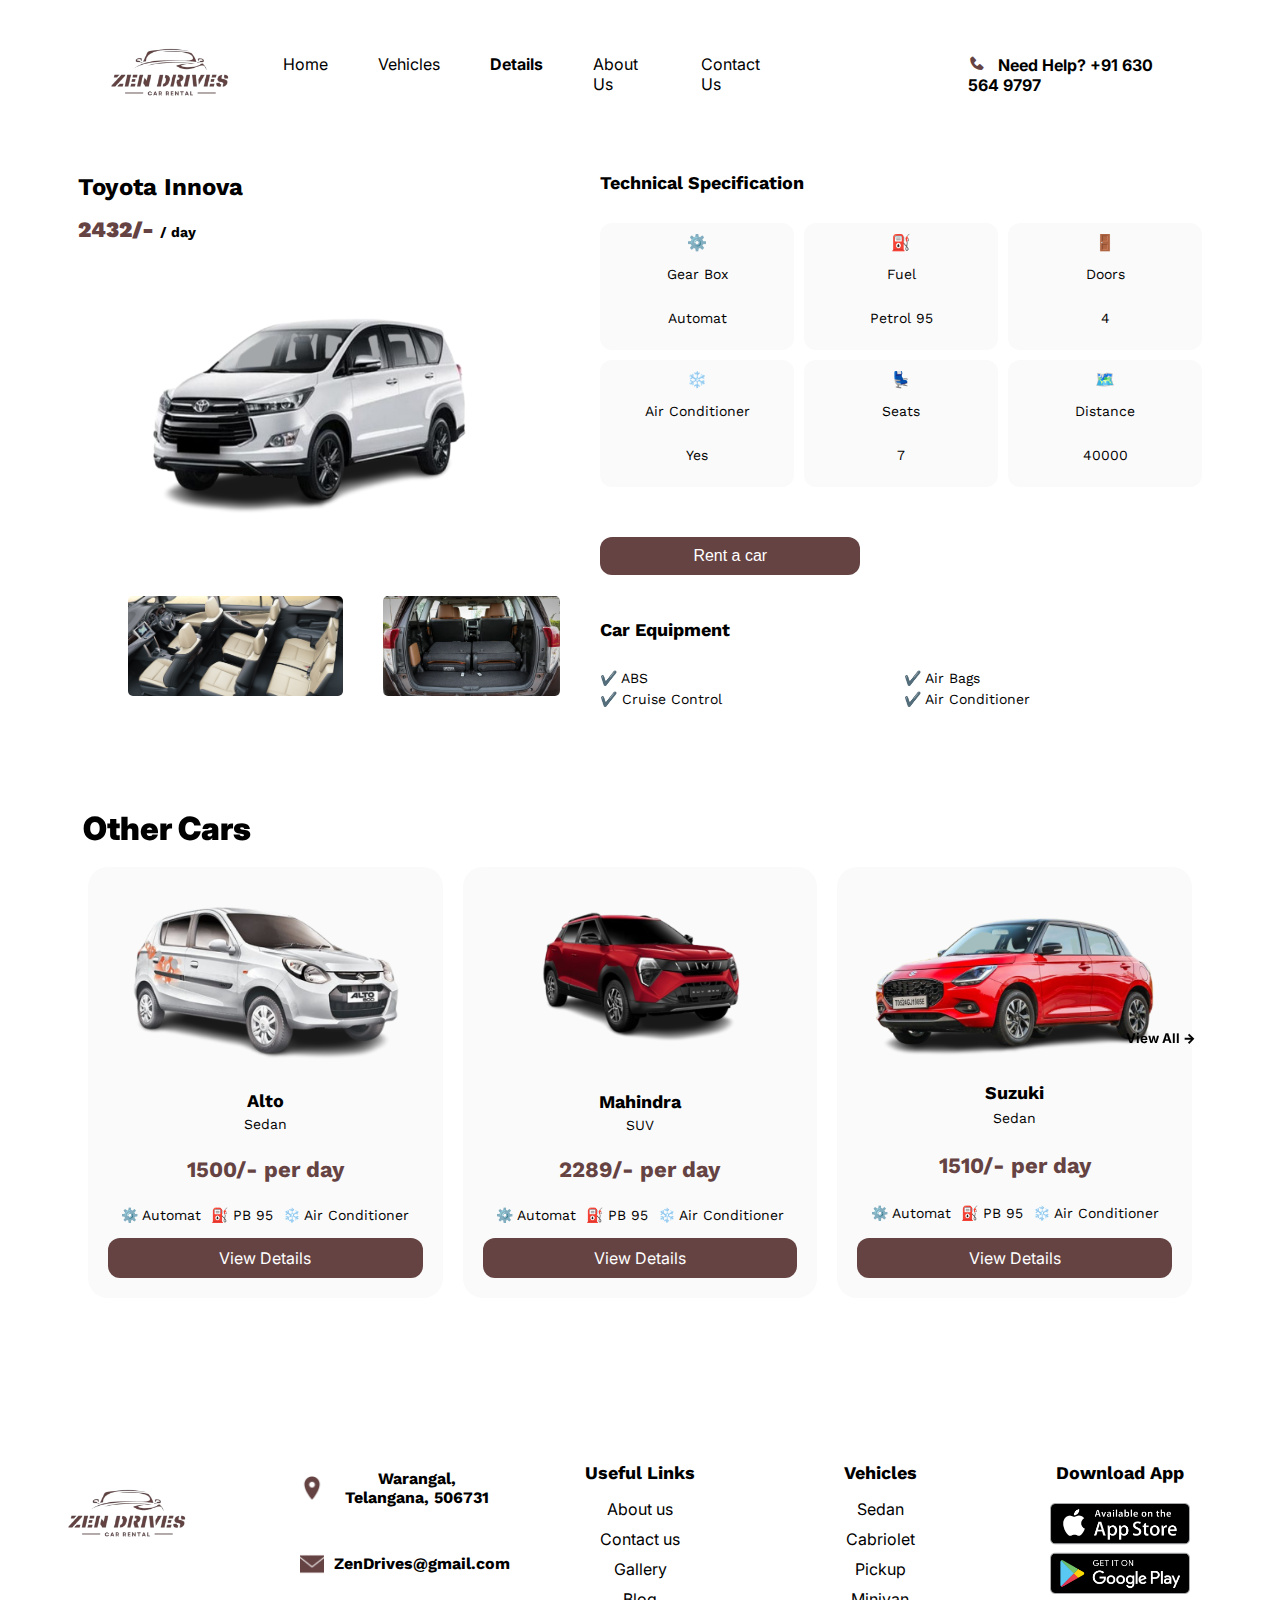
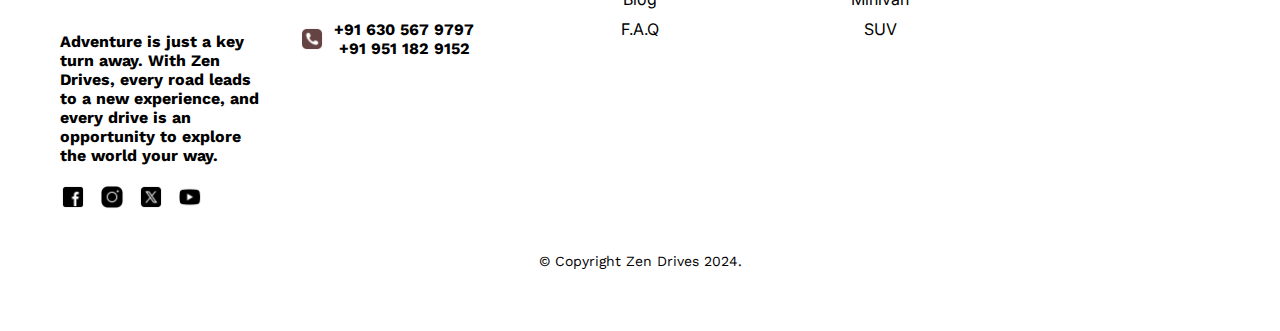
<file: Details2.html>
<!DOCTYPE html>
<html lang="en">
<head>

    <meta charset="UTF-8">
    <meta name="viewport" content="width=device-width, initial-scale=1.0">
    <title>Zen Drives | Details</title>
    <link rel="icon" type="image/x-icon" href="Assets/Favicon.jpeg">
    <link href='https://fonts.googleapis.com/css?family=Inter' rel='stylesheet'>
    <link href='https://fonts.googleapis.com/css?family=Work Sans' rel='stylesheet'>
    <link rel="stylesheet" href="Details.css">
    <link href='https://unpkg.com/boxicons@2.1.4/css/boxicons.min.css' rel='stylesheet'>

</head>
<body>

    <header>
        <nav>
            <div class="Logo">
                <a href="index.html"><img src="Assets/Logo.png"></a>
            </div>
            <ul>
                <li><a href="index.html">Home</a></li>
                <li><a href="Vehicles.html">Vehicles</a></li>
                <li><a href="Details.html"><b>Details</b></a></li>
                <li><a href="AboutUs.html">About Us</a></li>
                <li><a href="ContactUs.html">Contact Us</a></li>
                <li><a style="opacity: 0;">Login | Register</a></li>
                <li><a href="tel:+916305649797"><i class='bx bxs-phone phone'></i></a><a href="tel:+916305649797">&nbsp;&nbsp; <b>Need Help? +91 630 564 9797</b></a></li>
            </ul>
        </nav>
    </header>

    <div class="car-details-container">
        <div class="car-info">
          <h1>Toyota Innova</h1>
          <p class="price"><b>2432/-</b> <span>/ day</span></p>
          <div class="car-image">
            <img src="Assets/car3.png">
          </div>
          <div class="thumbnail-images">
            <div class="thumbnail"><img src="Assets/car3_1.jpg"></div>
            <div class="thumbnail"><img src="Assets/car3_2.jpeg"></div>
          </div>
        </div>
        
        <div class="specifications">
          <h2>Technical Specification</h2>
          <div class="specs-grid">
            <div class="spec-item">
              <span class="icon">⚙️</span>
              <p>Gear Box</p>
              <p>Automat</p>
            </div>
            <div class="spec-item">
              <span class="icon">⛽</span>
              <p>Fuel</p>
              <p>Petrol 95</p>
            </div>
            <div class="spec-item">
              <span class="icon">🚪</span>
              <p>Doors</p>
              <p>4</p>
            </div>
            <div class="spec-item">
              <span class="icon">❄️</span>
              <p>Air Conditioner</p>
              <p>Yes</p>
            </div>
            <div class="spec-item">
              <span class="icon">💺</span>
              <p>Seats</p>
              <p>7</p>
            </div>
            <div class="spec-item">
              <span class="icon">🗺️</span>
              <p>Distance</p>
              <p>40000</p>
            </div>
          </div>
          <a href="Payment.html"><button class="rent-btn">Rent a car</button></a>
          
          <h2>Car Equipment</h2>
          <div class="equipment-list">
            <div class="equipment-item">✔️ ABS</div>
            <div class="equipment-item">✔️ Air Bags</div>
            <div class="equipment-item">✔️ Cruise Control</div>
            <div class="equipment-item">✔️ Air Conditioner</div>
          </div>
        </div>
      </div>

    <div class="text">
        <div><h1><b>Other Cars</b></h1></div>
        <div><a href="Vehicles.html#cards-container"><h5>View All <b>→</b></h5></a></div>
    </div>

      <div class="cards-container" id="cards-container">
        <div class="card">
            <img src="Assets/car4.png" alt="Car Image">
            <p class="car-name">Alto</p>
            <p class="car-type">Sedan</p>
            <p class="price">1500/- per day</p>
            <div class="features">
                <div>⚙️ Automat</div>
                <div>⛽ PB 95</div>
                <div>❄️ Air Conditioner</div>
            </div>
            <a href="Details3.html" class="view-details">View Details</a>
        </div>
        <div class="card">
            <img src="Assets/car5.png" alt="Car Image">
            <p class="car-name">Mahindra</p>
            <p class="car-type">SUV</p>
            <p class="price">2289/- per day</p>
            <div class="features">
                <div>⚙️ Automat</div>
                <div>⛽ PB 95</div>
                <div>❄️ Air Conditioner</div>
            </div>
            <a href="Details4.html" class="view-details">View Details</a>
        </div>
        <div class="card">
            <img src="Assets/car6.png" alt="Car Image">
            <p class="car-name">Suzuki</p>
            <p class="car-type">Sedan</p>
            <p class="price">1510/- per day</p>
            <div class="features">
                <div>⚙️ Automat</div>
                <div>⛽ PB 95</div>
                <div>❄️ Air Conditioner</div>
            </div>
            <a href="Details5.html" class="view-details">View Details</a>
        </div>
    </div>

    <footer>
        <div class="footer-content">
            <div class="footer-section logo-section">
                <a href="index.html"><img src="Assets/Logo.png" alt="Zen Drives Logo" class="logo"></a>
                <p><b>Adventure is just a key turn away. With Zen Drives, every road leads to a new experience, 
                    and every drive is an opportunity to explore the world your way.</b>
                </p>
                <div class="social-icons">
                    <a href="#"><img src="Assets/facebook.png" alt="Facebook"></a>
                    <a href="#"><img src="Assets/instagram.png" alt="Instagram"></a>
                    <a href="#"><img src="Assets/twitter.png" alt="Twitter"></a>
                    <a href="#"><img src="Assets/youtube.png" alt="YouTube"></a>
                </div>
            </div>
            <div class="footer-section contact-section">
                <div class="contact-item">
                    <img src="Assets/address.png" alt="Location Icon">
                    <p><b>Warangal, Telangana, 506731</b></p>
                </div>
                <div class="contact-item">
                    <img src="Assets/email.png" alt="Email Icon">
                    <p><b>ZenDrives@gmail.com</b></p>
                </div>
                <div class="contact-item">
                    <img src="Assets/phone.png" alt="Phone Icon">
                    <p><b>+91 630 567 9797<br>+91 951 182 9152</b></p>
                </div>
            </div>
            <div class="footer-section links-section">
                <h4>Useful Links</h4>
                <ul>
                    <li><a href="AboutUs.html">About us</a></li>
                    <li><a href="ContactUs.html">Contact us</a></li>
                    <li><a href="index.html#Hero">Gallery</a></li>
                    <li><a href="ContactUs.html#blog-text">Blog</a></li>
                    <li><a href="AboutUs.html#faq-section">F.A.Q</a></li>
                </ul>
            </div>
            <div class="footer-section vehicles-section">
                <h4>Vehicles</h4>
                <ul>
                    <li><a href="Vehicles.html#cards-container">Sedan</a></li>
                    <li><a href="Vehicles.html#cards-container">Cabriolet</a></li>
                    <li><a href="Vehicles.html#cards-container">Pickup</a></li>
                    <li><a href="Vehicles.html#cards-container">Minivan</a></li>
                    <li><a href="Vehicles.html#cards-container">SUV</a></li>
                </ul>
            </div>
            <div class="footer-section app-section">
                <h4>Download App</h4>
                <div class="app-icons">
                    <a href="index.html#App"><img src="Assets/download.png" alt="App Store"></a>
                </div>
            </div>
        </div>
        <div class="footer-bottom">
            <p>&copy; Copyright Zen Drives 2024.</p>
        </div>
    </footer>
    
</body>
</html>
</file>
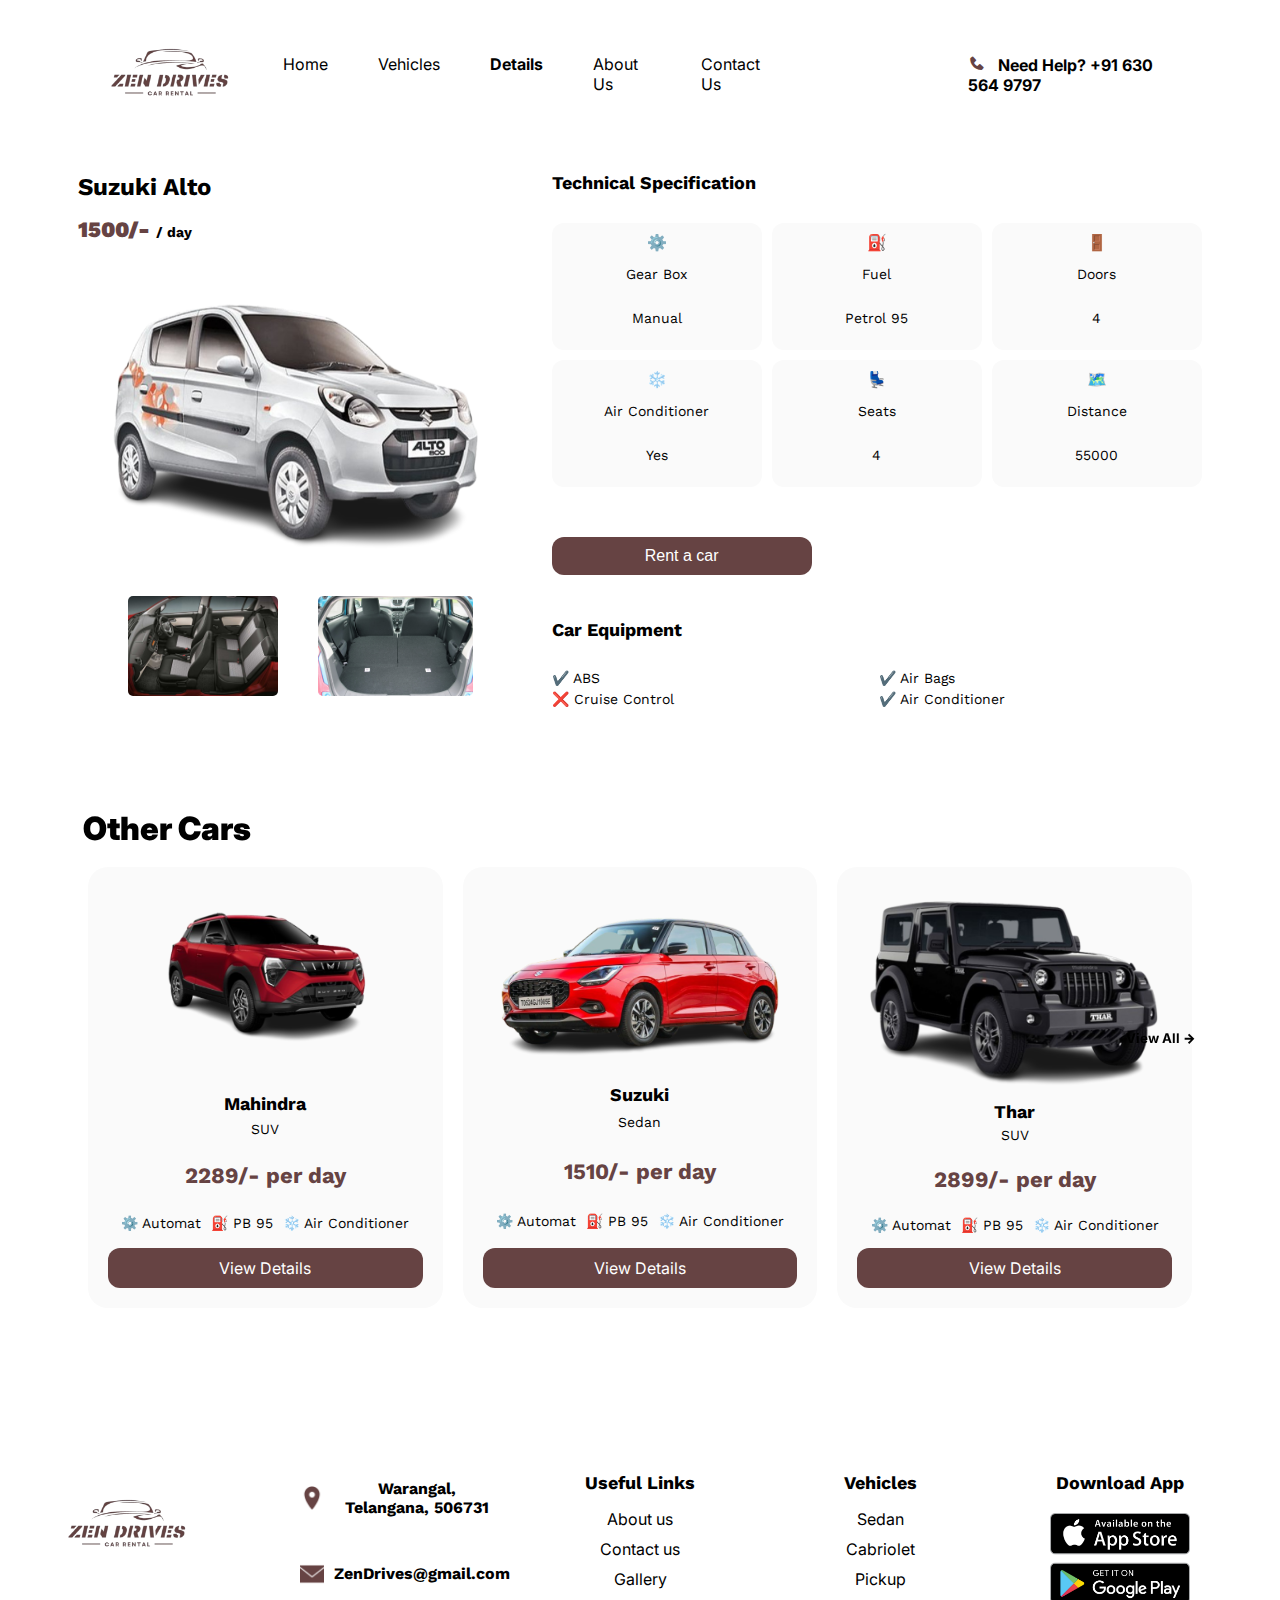
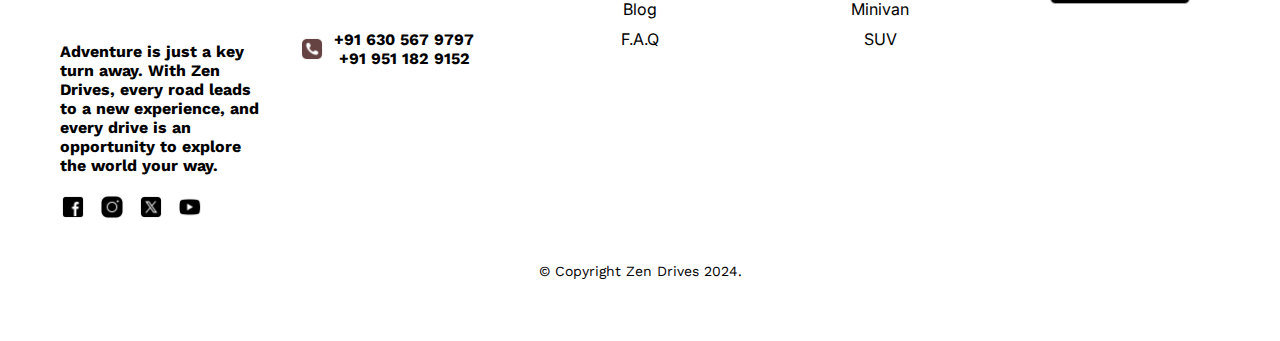
<file: Details3.html>
<!DOCTYPE html>
<html lang="en">
<head>

    <meta charset="UTF-8">
    <meta name="viewport" content="width=device-width, initial-scale=1.0">
    <title>Zen Drives | Details</title>
    <link rel="icon" type="image/x-icon" href="Assets/Favicon.jpeg">
    <link href='https://fonts.googleapis.com/css?family=Inter' rel='stylesheet'>
    <link href='https://fonts.googleapis.com/css?family=Work Sans' rel='stylesheet'>
    <link rel="stylesheet" href="Details.css">
    <link href='https://unpkg.com/boxicons@2.1.4/css/boxicons.min.css' rel='stylesheet'>

</head>
<body>

    <header>
        <nav>
            <div class="Logo">
                <a href="index.html"><img src="Assets/Logo.png"></a>
            </div>
            <ul>
                <li><a href="index.html">Home</a></li>
                <li><a href="Vehicles.html">Vehicles</a></li>
                <li><a href="Details.html"><b>Details</b></a></li>
                <li><a href="AboutUs.html">About Us</a></li>
                <li><a href="ContactUs.html">Contact Us</a></li>
                <li><a style="opacity: 0;">Login | Register</a></li>
                <li><a href="tel:+916305649797"><i class='bx bxs-phone phone'></i></a><a href="tel:+916305649797">&nbsp;&nbsp; <b>Need Help? +91 630 564 9797</b></a></li>
            </ul>
        </nav>
    </header>

    <div class="car-details-container">
        <div class="car-info">
          <h1>Suzuki Alto</h1>
          <p class="price"><b>1500/-</b> <span>/ day</span></p>
          <div class="car-image">
            <img src="Assets/car4.png">
          </div>
          <div class="thumbnail-images">
            <div class="thumbnail"><img src="Assets/car4_1.jpg"></div>
            <div class="thumbnail"><img src="Assets/car4_2.jpg"></div>
          </div>
        </div>
        
        <div class="specifications">
          <h2>Technical Specification</h2>
          <div class="specs-grid">
            <div class="spec-item">
              <span class="icon">⚙️</span>
              <p>Gear Box</p>
              <p>Manual</p>
            </div>
            <div class="spec-item">
              <span class="icon">⛽</span>
              <p>Fuel</p>
              <p>Petrol 95</p>
            </div>
            <div class="spec-item">
              <span class="icon">🚪</span>
              <p>Doors</p>
              <p>4</p>
            </div>
            <div class="spec-item">
              <span class="icon">❄️</span>
              <p>Air Conditioner</p>
              <p>Yes</p>
            </div>
            <div class="spec-item">
              <span class="icon">💺</span>
              <p>Seats</p>
              <p>4</p>
            </div>
            <div class="spec-item">
              <span class="icon">🗺️</span>
              <p>Distance</p>
              <p>55000</p>
            </div>
          </div>
          <a href="Payment.html"><button class="rent-btn">Rent a car</button></a>
          
          <h2>Car Equipment</h2>
          <div class="equipment-list">
            <div class="equipment-item">✔️ ABS</div>
            <div class="equipment-item">✔️ Air Bags</div>
            <div class="equipment-item">❌ Cruise Control</div>
            <div class="equipment-item">✔️ Air Conditioner</div>
          </div>
        </div>
      </div>

    <div class="text">
        <div><h1><b>Other Cars</b></h1></div>
        <div><a href="Vehicles.html#cards-container"><h5>View All <b>→</b></h5></a></div>
    </div>

      <div class="cards-container" id="cards-container">
        <div class="card">
            <img src="Assets/car5.png" alt="Car Image">
            <p class="car-name">Mahindra</p>
            <p class="car-type">SUV</p>
            <p class="price">2289/- per day</p>
            <div class="features">
                <div>⚙️ Automat</div>
                <div>⛽ PB 95</div>
                <div>❄️ Air Conditioner</div>
            </div>
            <a href="Details4.html" class="view-details">View Details</a>
        </div>
        <div class="card">
            <img src="Assets/car6.png" alt="Car Image">
            <p class="car-name">Suzuki</p>
            <p class="car-type">Sedan</p>
            <p class="price">1510/- per day</p>
            <div class="features">
                <div>⚙️ Automat</div>
                <div>⛽ PB 95</div>
                <div>❄️ Air Conditioner</div>
            </div>
            <a href="Details5.html" class="view-details">View Details</a>
        </div>
        <div class="card">
            <img src="Assets/car7.png" alt="Car Image">
            <p class="car-name">Thar</p>
            <p class="car-type">SUV</p>
            <p class="price">2899/- per day</p>
            <div class="features">
                <div>⚙️ Automat</div>
                <div>⛽ PB 95</div>
                <div>❄️ Air Conditioner</div>
            </div>
            <a href="Details6.html" class="view-details">View Details</a>
        </div>
    </div>

    <footer>
        <div class="footer-content">
            <div class="footer-section logo-section">
                <a href="index.html"><img src="Assets/Logo.png" alt="Zen Drives Logo" class="logo"></a>
                <p><b>Adventure is just a key turn away. With Zen Drives, every road leads to a new experience, 
                    and every drive is an opportunity to explore the world your way.</b>
                </p>
                <div class="social-icons">
                    <a href="#"><img src="Assets/facebook.png" alt="Facebook"></a>
                    <a href="#"><img src="Assets/instagram.png" alt="Instagram"></a>
                    <a href="#"><img src="Assets/twitter.png" alt="Twitter"></a>
                    <a href="#"><img src="Assets/youtube.png" alt="YouTube"></a>
                </div>
            </div>
            <div class="footer-section contact-section">
                <div class="contact-item">
                    <img src="Assets/address.png" alt="Location Icon">
                    <p><b>Warangal, Telangana, 506731</b></p>
                </div>
                <div class="contact-item">
                    <img src="Assets/email.png" alt="Email Icon">
                    <p><b>ZenDrives@gmail.com</b></p>
                </div>
                <div class="contact-item">
                    <img src="Assets/phone.png" alt="Phone Icon">
                    <p><b>+91 630 567 9797<br>+91 951 182 9152</b></p>
                </div>
            </div>
            <div class="footer-section links-section">
                <h4>Useful Links</h4>
                <ul>
                    <li><a href="AboutUs.html">About us</a></li>
                    <li><a href="ContactUs.html">Contact us</a></li>
                    <li><a href="index.html#Hero">Gallery</a></li>
                    <li><a href="ContactUs.html#blog-text">Blog</a></li>
                    <li><a href="AboutUs.html#faq-section">F.A.Q</a></li>
                </ul>
            </div>
            <div class="footer-section vehicles-section">
                <h4>Vehicles</h4>
                <ul>
                    <li><a href="Vehicles.html#cards-container">Sedan</a></li>
                    <li><a href="Vehicles.html#cards-container">Cabriolet</a></li>
                    <li><a href="Vehicles.html#cards-container">Pickup</a></li>
                    <li><a href="Vehicles.html#cards-container">Minivan</a></li>
                    <li><a href="Vehicles.html#cards-container">SUV</a></li>
                </ul>
            </div>
            <div class="footer-section app-section">
                <h4>Download App</h4>
                <div class="app-icons">
                    <a href="index.html#App"><img src="Assets/download.png" alt="App Store"></a>
                </div>
            </div>
        </div>
        <div class="footer-bottom">
            <p>&copy; Copyright Zen Drives 2024.</p>
        </div>
    </footer>
    
</body>
</html>
</file>
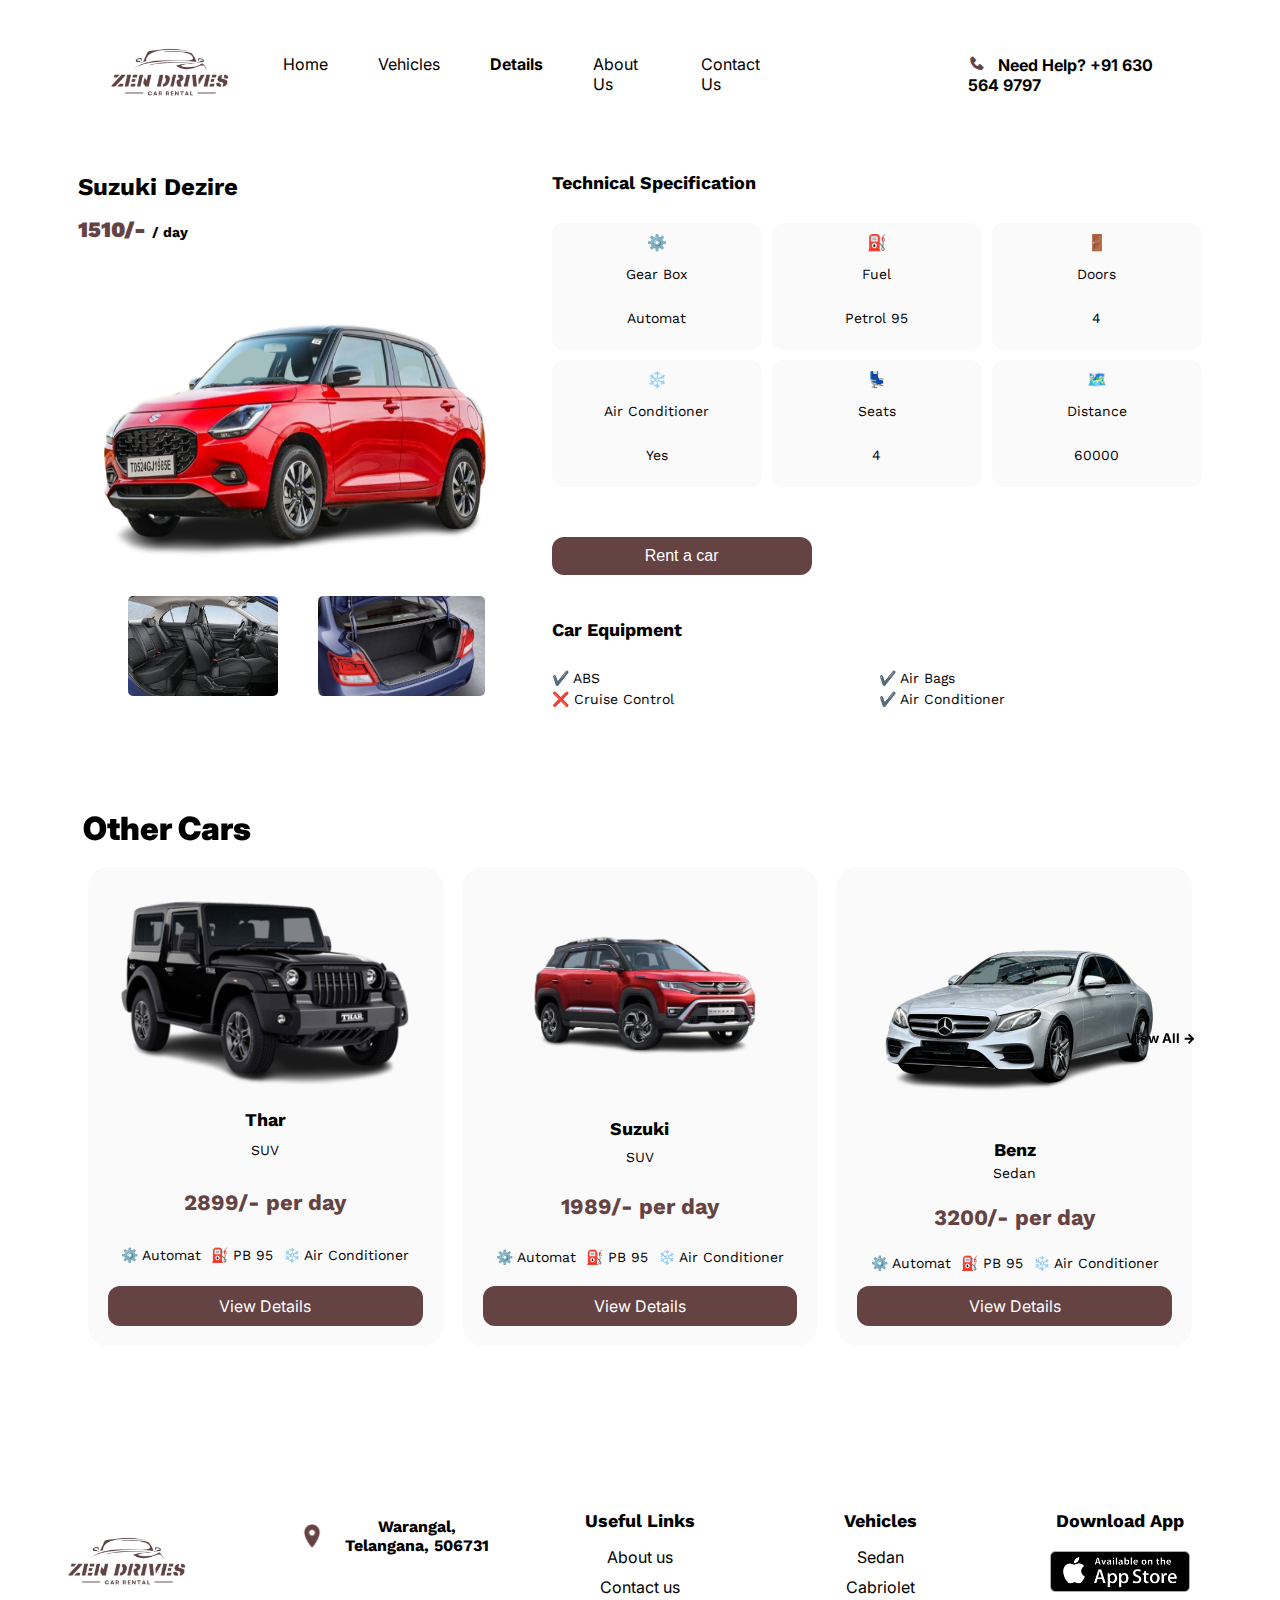
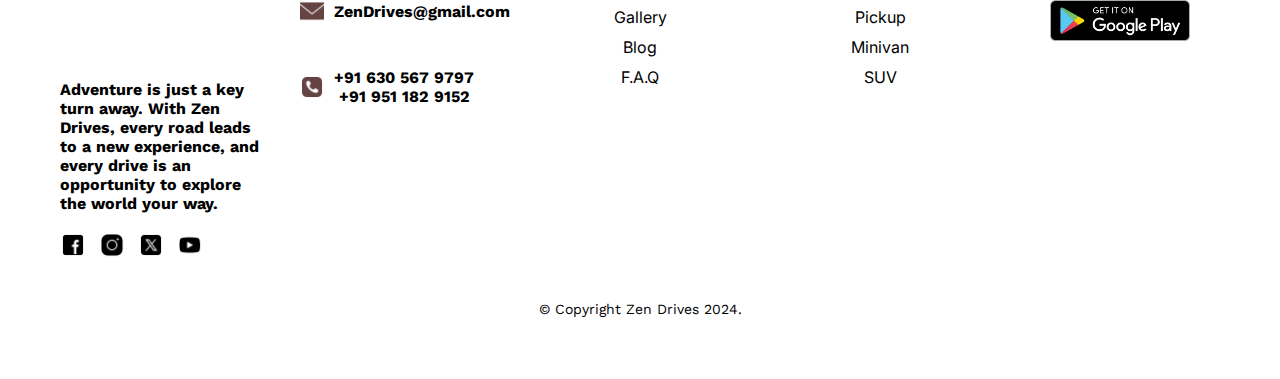
<file: Details5.html>
<!DOCTYPE html>
<html lang="en">
<head>

    <meta charset="UTF-8">
    <meta name="viewport" content="width=device-width, initial-scale=1.0">
    <title>Zen Drives | Details</title>
    <link rel="icon" type="image/x-icon" href="Assets/Favicon.jpeg">
    <link href='https://fonts.googleapis.com/css?family=Inter' rel='stylesheet'>
    <link href='https://fonts.googleapis.com/css?family=Work Sans' rel='stylesheet'>
    <link rel="stylesheet" href="Details.css">
    <link href='https://unpkg.com/boxicons@2.1.4/css/boxicons.min.css' rel='stylesheet'>

</head>
<body>

    <header>
        <nav>
            <div class="Logo">
                <a href="index.html"><img src="Assets/Logo.png"></a>
            </div>
            <ul>
                <li><a href="index.html">Home</a></li>
                <li><a href="Vehicles.html">Vehicles</a></li>
                <li><a href="Details.html"><b>Details</b></a></li>
                <li><a href="AboutUs.html">About Us</a></li>
                <li><a href="ContactUs.html">Contact Us</a></li>
                <li><a style="opacity: 0;">Login | Register</a></li>
                <li><a href="tel:+916305649797"><i class='bx bxs-phone phone'></i></a><a href="tel:+916305649797">&nbsp;&nbsp; <b>Need Help? +91 630 564 9797</b></a></li>
            </ul>
        </nav>
    </header>

    <div class="car-details-container">
        <div class="car-info">
          <h1>Suzuki Dezire</h1>
          <p class="price"><b>1510/-</b> <span>/ day</span></p>
          <div class="car-image">
            <img src="Assets/car6.png">
          </div>
          <div class="thumbnail-images">
            <div class="thumbnail"><img src="Assets/car6_1.avif"></div>
            <div class="thumbnail"><img src="Assets/car6_2.jpg"></div>
          </div>
        </div>
        
        <div class="specifications">
          <h2>Technical Specification</h2>
          <div class="specs-grid">
            <div class="spec-item">
              <span class="icon">⚙️</span>
              <p>Gear Box</p>
              <p>Automat</p>
            </div>
            <div class="spec-item">
              <span class="icon">⛽</span>
              <p>Fuel</p>
              <p>Petrol 95</p>
            </div>
            <div class="spec-item">
              <span class="icon">🚪</span>
              <p>Doors</p>
              <p>4</p>
            </div>
            <div class="spec-item">
              <span class="icon">❄️</span>
              <p>Air Conditioner</p>
              <p>Yes</p>
            </div>
            <div class="spec-item">
              <span class="icon">💺</span>
              <p>Seats</p>
              <p>4</p>
            </div>
            <div class="spec-item">
              <span class="icon">🗺️</span>
              <p>Distance</p>
              <p>60000</p>
            </div>
          </div>
          <a href="Payment.html"><button class="rent-btn">Rent a car</button></a>
          
          <h2>Car Equipment</h2>
          <div class="equipment-list">
            <div class="equipment-item">✔️ ABS</div>
            <div class="equipment-item">✔️ Air Bags</div>
            <div class="equipment-item">❌ Cruise Control</div>
            <div class="equipment-item">✔️ Air Conditioner</div>
          </div>
        </div>
      </div>

    <div class="text">
        <div><h1><b>Other Cars</b></h1></div>
        <div><a href="Vehicles.html#cards-container"><h5>View All <b>→</b></h5></a></div>
    </div>

      <div class="cards-container" id="cards-container">
        <div class="card">
            <img src="Assets/car7.png" alt="Car Image">
            <p class="car-name">Thar</p>
            <p class="car-type">SUV</p>
            <p class="price">2899/- per day</p>
            <div class="features">
                <div>⚙️ Automat</div>
                <div>⛽ PB 95</div>
                <div>❄️ Air Conditioner</div>
            </div>
            <a href="Details6.html" class="view-details">View Details</a>
        </div>
        <div class="card">
            <img src="Assets/car8.png" alt="Car Image">
            <p class="car-name">Suzuki</p>
            <p class="car-type">SUV</p>
            <p class="price">1989/- per day</p>
            <div class="features">
                <div>⚙️ Automat</div>
                <div>⛽ PB 95</div>
                <div>❄️ Air Conditioner</div>
            </div>
            <a href="Details7.html" class="view-details">View Details</a>
        </div>
        <div class="card">
            <img src="Assets/car9.png" alt="Car Image">
            <p class="car-name">Benz</p>
            <p class="car-type">Sedan</p>
            <p class="price">3200/- per day</p>
            <div class="features">
                <div>⚙️ Automat</div>
                <div>⛽ PB 95</div>
                <div>❄️ Air Conditioner</div>
            </div>
            <a href="Details8.html" class="view-details">View Details</a>
        </div>
    </div>

    <footer>
        <div class="footer-content">
            <div class="footer-section logo-section">
                <a href="index.html"><img src="Assets/Logo.png" alt="Zen Drives Logo" class="logo"></a>
                <p><b>Adventure is just a key turn away. With Zen Drives, every road leads to a new experience, 
                    and every drive is an opportunity to explore the world your way.</b>
                </p>
                <div class="social-icons">
                    <a href="#"><img src="Assets/facebook.png" alt="Facebook"></a>
                    <a href="#"><img src="Assets/instagram.png" alt="Instagram"></a>
                    <a href="#"><img src="Assets/twitter.png" alt="Twitter"></a>
                    <a href="#"><img src="Assets/youtube.png" alt="YouTube"></a>
                </div>
            </div>
            <div class="footer-section contact-section">
                <div class="contact-item">
                    <img src="Assets/address.png" alt="Location Icon">
                    <p><b>Warangal, Telangana, 506731</b></p>
                </div>
                <div class="contact-item">
                    <img src="Assets/email.png" alt="Email Icon">
                    <p><b>ZenDrives@gmail.com</b></p>
                </div>
                <div class="contact-item">
                    <img src="Assets/phone.png" alt="Phone Icon">
                    <p><b>+91 630 567 9797<br>+91 951 182 9152</b></p>
                </div>
            </div>
            <div class="footer-section links-section">
                <h4>Useful Links</h4>
                <ul>
                    <li><a href="AboutUs.html">About us</a></li>
                    <li><a href="ContactUs.html">Contact us</a></li>
                    <li><a href="index.html#Hero">Gallery</a></li>
                    <li><a href="ContactUs.html#blog-text">Blog</a></li>
                    <li><a href="AboutUs.html#faq-section">F.A.Q</a></li>
                </ul>
            </div>
            <div class="footer-section vehicles-section">
                <h4>Vehicles</h4>
                <ul>
                    <li><a href="Vehicles.html#cards-container">Sedan</a></li>
                    <li><a href="Vehicles.html#cards-container">Cabriolet</a></li>
                    <li><a href="Vehicles.html#cards-container">Pickup</a></li>
                    <li><a href="Vehicles.html#cards-container">Minivan</a></li>
                    <li><a href="Vehicles.html#cards-container">SUV</a></li>
                </ul>
            </div>
            <div class="footer-section app-section">
                <h4>Download App</h4>
                <div class="app-icons">
                    <a href="index.html#App"><img src="Assets/download.png" alt="App Store"></a>
                </div>
            </div>
        </div>
        <div class="footer-bottom">
            <p>&copy; Copyright Zen Drives 2024.</p>
        </div>
    </footer>
    
</body>
</html>
</file>
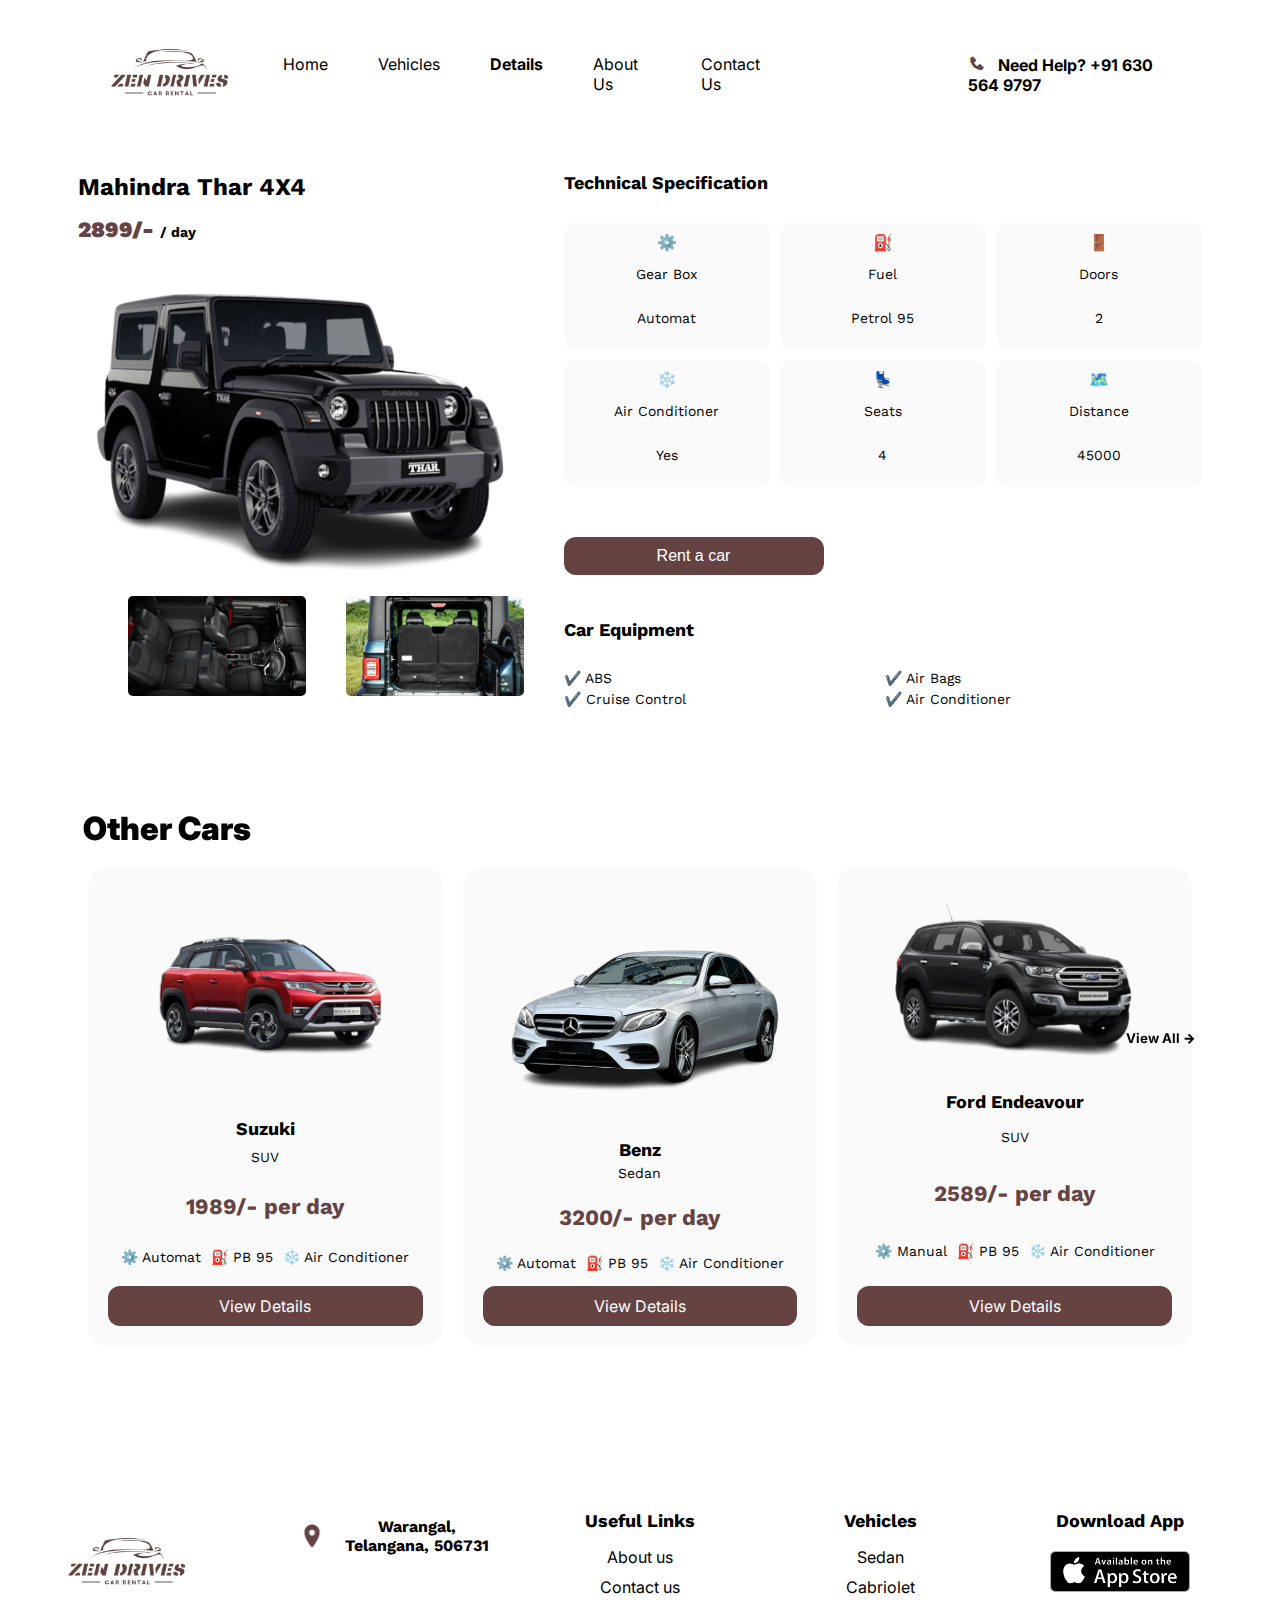
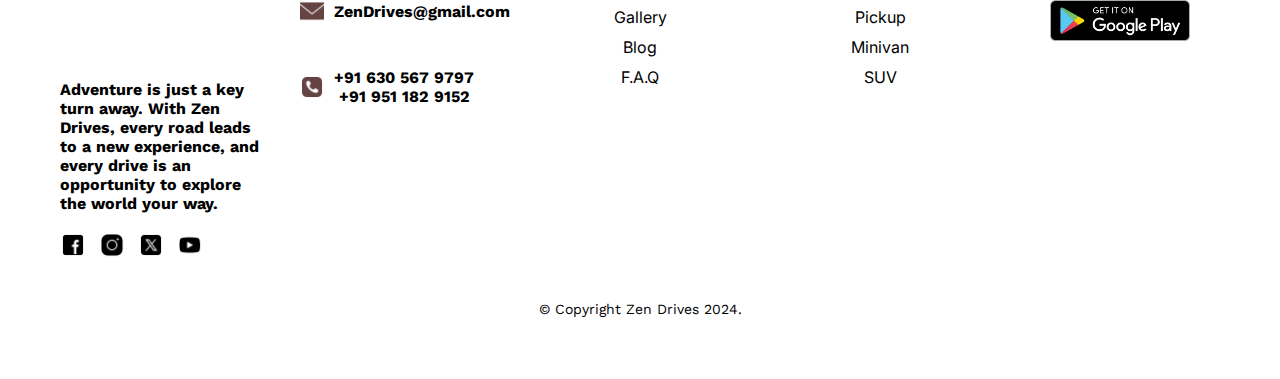
<file: Details6.html>
<!DOCTYPE html>
<html lang="en">
<head>

    <meta charset="UTF-8">
    <meta name="viewport" content="width=device-width, initial-scale=1.0">
    <title>Zen Drives | Details</title>
    <link rel="icon" type="image/x-icon" href="Assets/Favicon.jpeg">
    <link href='https://fonts.googleapis.com/css?family=Inter' rel='stylesheet'>
    <link href='https://fonts.googleapis.com/css?family=Work Sans' rel='stylesheet'>
    <link rel="stylesheet" href="Details.css">
    <link href='https://unpkg.com/boxicons@2.1.4/css/boxicons.min.css' rel='stylesheet'>

</head>
<body>

    <header>
        <nav>
            <div class="Logo">
                <a href="index.html"><img src="Assets/Logo.png"></a>
            </div>
            <ul>
                <li><a href="index.html">Home</a></li>
                <li><a href="Vehicles.html">Vehicles</a></li>
                <li><a href="Details.html"><b>Details</b></a></li>
                <li><a href="AboutUs.html">About Us</a></li>
                <li><a href="ContactUs.html">Contact Us</a></li>
                <li><a style="opacity: 0;">Login | Register</a></li>
                <li><a href="tel:+916305649797"><i class='bx bxs-phone phone'></i></a><a href="tel:+916305649797">&nbsp;&nbsp; <b>Need Help? +91 630 564 9797</b></a></li>
            </ul>
        </nav>
    </header>

    <div class="car-details-container">
        <div class="car-info">
          <h1>Mahindra Thar 4X4</h1>
          <p class="price"><b>2899/-</b> <span>/ day</span></p>
          <div class="car-image">
            <img src="Assets/car7.png">
          </div>
          <div class="thumbnail-images">
            <div class="thumbnail"><img src="Assets/car7_1.jpg"></div>
            <div class="thumbnail"><img src="Assets/car7_2.jpeg"></div>
          </div>
        </div>
        
        <div class="specifications">
          <h2>Technical Specification</h2>
          <div class="specs-grid">
            <div class="spec-item">
              <span class="icon">⚙️</span>
              <p>Gear Box</p>
              <p>Automat</p>
            </div>
            <div class="spec-item">
              <span class="icon">⛽</span>
              <p>Fuel</p>
              <p>Petrol 95</p>
            </div>
            <div class="spec-item">
              <span class="icon">🚪</span>
              <p>Doors</p>
              <p>2</p>
            </div>
            <div class="spec-item">
              <span class="icon">❄️</span>
              <p>Air Conditioner</p>
              <p>Yes</p>
            </div>
            <div class="spec-item">
              <span class="icon">💺</span>
              <p>Seats</p>
              <p>4</p>
            </div>
            <div class="spec-item">
              <span class="icon">🗺️</span>
              <p>Distance</p>
              <p>45000</p>
            </div>
          </div>
          <a href="Payment.html"><button class="rent-btn">Rent a car</button></a>
          
          <h2>Car Equipment</h2>
          <div class="equipment-list">
            <div class="equipment-item">✔️ ABS</div>
            <div class="equipment-item">✔️ Air Bags</div>
            <div class="equipment-item">✔️ Cruise Control</div>
            <div class="equipment-item">✔️ Air Conditioner</div>
          </div>
        </div>
      </div>

    <div class="text">
        <div><h1><b>Other Cars</b></h1></div>
        <div><a href="Vehicles.html#cards-container"><h5>View All <b>→</b></h5></a></div>
    </div>

      <div class="cards-container" id="cards-container">
        <div class="card">
            <img src="Assets/car8.png" alt="Car Image">
            <p class="car-name">Suzuki</p>
            <p class="car-type">SUV</p>
            <p class="price">1989/- per day</p>
            <div class="features">
                <div>⚙️ Automat</div>
                <div>⛽ PB 95</div>
                <div>❄️ Air Conditioner</div>
            </div>
            <a href="Details7.html" class="view-details">View Details</a>
        </div>
        <div class="card">
            <img src="Assets/car9.png" alt="Car Image">
            <p class="car-name">Benz</p>
            <p class="car-type">Sedan</p>
            <p class="price">3200/- per day</p>
            <div class="features">
                <div>⚙️ Automat</div>
                <div>⛽ PB 95</div>
                <div>❄️ Air Conditioner</div>
            </div>
            <a href="Details8.html" class="view-details">View Details</a>
        </div>
        <div class="card">
            <img src="Assets/car1.png" alt="Car Image">
            <p class="car-name">Ford Endeavour</p>
            <p class="car-type">SUV</p>
            <p class="price">2589/- per day</p>
            <div class="features">
                <div>⚙️ Manual</div>
                <div>⛽ PB 95</div>
                <div>❄️ Air Conditioner</div>
            </div>
            <a href="Details.html" class="view-details">View Details</a>
        </div>
    </div>

    <footer>
        <div class="footer-content">
            <div class="footer-section logo-section">
                <a href="index.html"><img src="Assets/Logo.png" alt="Zen Drives Logo" class="logo"></a>
                <p><b>Adventure is just a key turn away. With Zen Drives, every road leads to a new experience, 
                    and every drive is an opportunity to explore the world your way.</b>
                </p>
                <div class="social-icons">
                    <a href="#"><img src="Assets/facebook.png" alt="Facebook"></a>
                    <a href="#"><img src="Assets/instagram.png" alt="Instagram"></a>
                    <a href="#"><img src="Assets/twitter.png" alt="Twitter"></a>
                    <a href="#"><img src="Assets/youtube.png" alt="YouTube"></a>
                </div>
            </div>
            <div class="footer-section contact-section">
                <div class="contact-item">
                    <img src="Assets/address.png" alt="Location Icon">
                    <p><b>Warangal, Telangana, 506731</b></p>
                </div>
                <div class="contact-item">
                    <img src="Assets/email.png" alt="Email Icon">
                    <p><b>ZenDrives@gmail.com</b></p>
                </div>
                <div class="contact-item">
                    <img src="Assets/phone.png" alt="Phone Icon">
                    <p><b>+91 630 567 9797<br>+91 951 182 9152</b></p>
                </div>
            </div>
            <div class="footer-section links-section">
                <h4>Useful Links</h4>
                <ul>
                    <li><a href="AboutUs.html">About us</a></li>
                    <li><a href="ContactUs.html">Contact us</a></li>
                    <li><a href="index.html#Hero">Gallery</a></li>
                    <li><a href="ContactUs.html#blog-text">Blog</a></li>
                    <li><a href="AboutUs.html#faq-section">F.A.Q</a></li>
                </ul>
            </div>
            <div class="footer-section vehicles-section">
                <h4>Vehicles</h4>
                <ul>
                    <li><a href="Vehicles.html#cards-container">Sedan</a></li>
                    <li><a href="Vehicles.html#cards-container">Cabriolet</a></li>
                    <li><a href="Vehicles.html#cards-container">Pickup</a></li>
                    <li><a href="Vehicles.html#cards-container">Minivan</a></li>
                    <li><a href="Vehicles.html#cards-container">SUV</a></li>
                </ul>
            </div>
            <div class="footer-section app-section">
                <h4>Download App</h4>
                <div class="app-icons">
                    <a href="index.html#App"><img src="Assets/download.png" alt="App Store"></a>
                </div>
            </div>
        </div>
        <div class="footer-bottom">
            <p>&copy; Copyright Zen Drives 2024.</p>
        </div>
    </footer>
    
</body>
</html>
</file>
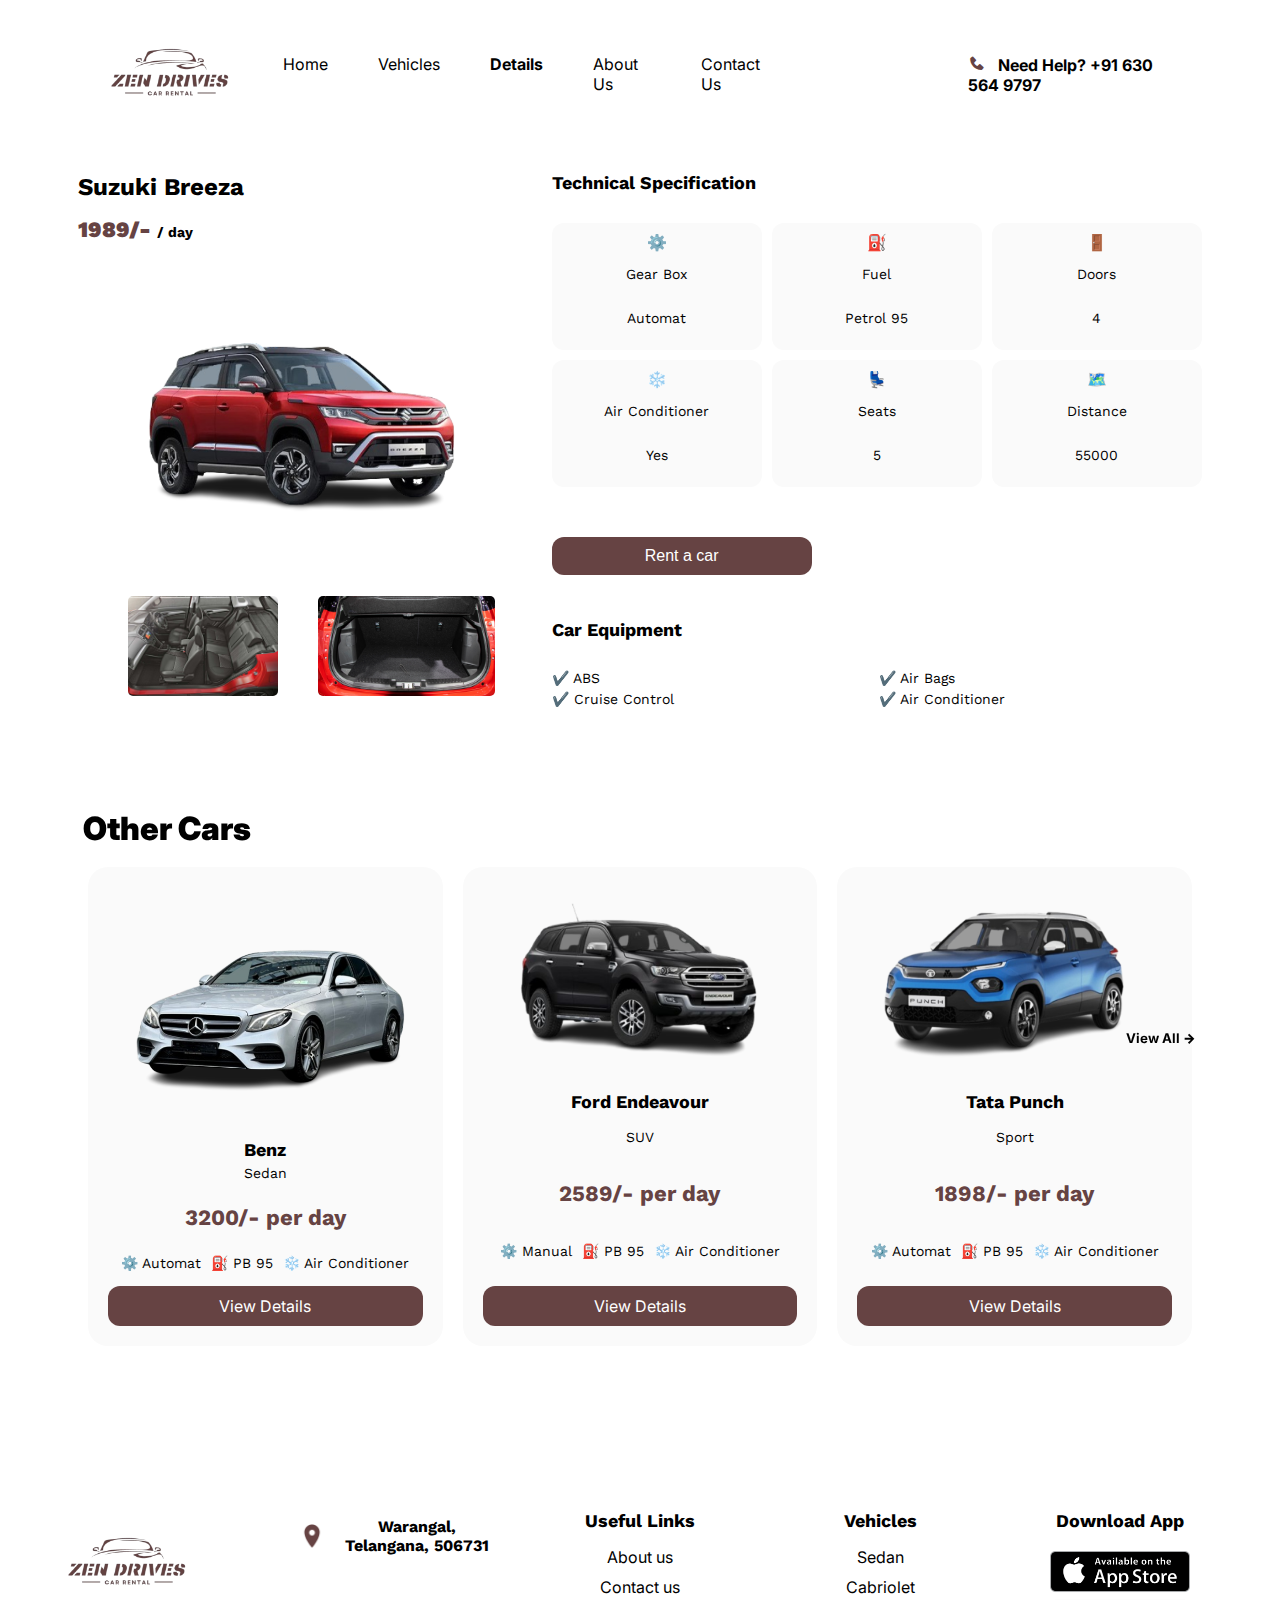
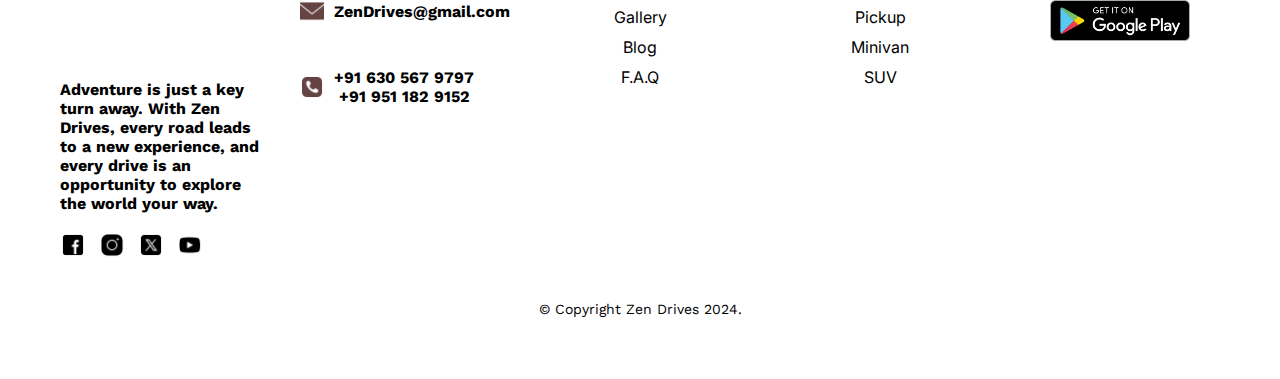
<file: Details7.html>
<!DOCTYPE html>
<html lang="en">
<head>

    <meta charset="UTF-8">
    <meta name="viewport" content="width=device-width, initial-scale=1.0">
    <title>Zen Drives | Details</title>
    <link rel="icon" type="image/x-icon" href="Assets/Favicon.jpeg">
    <link href='https://fonts.googleapis.com/css?family=Inter' rel='stylesheet'>
    <link href='https://fonts.googleapis.com/css?family=Work Sans' rel='stylesheet'>
    <link rel="stylesheet" href="Details.css">
    <link href='https://unpkg.com/boxicons@2.1.4/css/boxicons.min.css' rel='stylesheet'>

</head>
<body>

    <header>
        <nav>
            <div class="Logo">
                <a href="index.html"><img src="Assets/Logo.png"></a>
            </div>
            <ul>
                <li><a href="index.html">Home</a></li>
                <li><a href="Vehicles.html">Vehicles</a></li>
                <li><a href="Details.html"><b>Details</b></a></li>
                <li><a href="AboutUs.html">About Us</a></li>
                <li><a href="ContactUs.html">Contact Us</a></li>
                <li><a style="opacity: 0;">Login | Register</a></li>
                <li><a href="tel:+916305649797"><i class='bx bxs-phone phone'></i></a><a href="tel:+916305649797">&nbsp;&nbsp; <b>Need Help? +91 630 564 9797</b></a></li>
            </ul>
        </nav>
    </header>

    <div class="car-details-container">
        <div class="car-info">
          <h1>Suzuki Breeza</h1>
          <p class="price"><b>1989/-</b> <span>/ day</span></p>
          <div class="car-image">
            <img src="Assets/car8.png">
          </div>
          <div class="thumbnail-images">
            <div class="thumbnail"><img src="Assets/car8_1.jpg"></div>
            <div class="thumbnail"><img src="Assets/car8_2.jpeg"></div>
          </div>
        </div>
        
        <div class="specifications">
          <h2>Technical Specification</h2>
          <div class="specs-grid">
            <div class="spec-item">
              <span class="icon">⚙️</span>
              <p>Gear Box</p>
              <p>Automat</p>
            </div>
            <div class="spec-item">
              <span class="icon">⛽</span>
              <p>Fuel</p>
              <p>Petrol 95</p>
            </div>
            <div class="spec-item">
              <span class="icon">🚪</span>
              <p>Doors</p>
              <p>4</p>
            </div>
            <div class="spec-item">
              <span class="icon">❄️</span>
              <p>Air Conditioner</p>
              <p>Yes</p>
            </div>
            <div class="spec-item">
              <span class="icon">💺</span>
              <p>Seats</p>
              <p>5</p>
            </div>
            <div class="spec-item">
              <span class="icon">🗺️</span>
              <p>Distance</p>
              <p>55000</p>
            </div>
          </div>
          <a href="Payment.html"><button class="rent-btn">Rent a car</button></a>
          
          <h2>Car Equipment</h2>
          <div class="equipment-list">
            <div class="equipment-item">✔️ ABS</div>
            <div class="equipment-item">✔️ Air Bags</div>
            <div class="equipment-item">✔️ Cruise Control</div>
            <div class="equipment-item">✔️ Air Conditioner</div>
          </div>
        </div>
      </div>

    <div class="text">
        <div><h1><b>Other Cars</b></h1></div>
        <div><a href="Vehicles.html#cards-container"><h5>View All <b>→</b></h5></a></div>
    </div>

      <div class="cards-container" id="cards-container">
        <div class="card">
            <img src="Assets/car9.png" alt="Car Image">
            <p class="car-name">Benz</p>
            <p class="car-type">Sedan</p>
            <p class="price">3200/- per day</p>
            <div class="features">
                <div>⚙️ Automat</div>
                <div>⛽ PB 95</div>
                <div>❄️ Air Conditioner</div>
            </div>
            <a href="Details8.html" class="view-details">View Details</a>
        </div>
        <div class="card">
            <img src="Assets/car1.png" alt="Car Image">
            <p class="car-name">Ford Endeavour</p>
            <p class="car-type">SUV</p>
            <p class="price">2589/- per day</p>
            <div class="features">
                <div>⚙️ Manual</div>
                <div>⛽ PB 95</div>
                <div>❄️ Air Conditioner</div>
            </div>
            <a href="Details.html" class="view-details">View Details</a>
        </div>
        <div class="card">
            <img src="Assets/car2.png" alt="Car Image">
            <p class="car-name">Tata Punch</p>
            <p class="car-type">Sport</p>
            <p class="price">1898/- per day</p>
            <div class="features">
                <div>⚙️ Automat</div>
                <div>⛽ PB 95</div>
                <div>❄️ Air Conditioner</div>
            </div>
            <a href="Details1.html" class="view-details">View Details</a>
        </div>
    </div>

    <footer>
        <div class="footer-content">
            <div class="footer-section logo-section">
                <a href="index.html"><img src="Assets/Logo.png" alt="Zen Drives Logo" class="logo"></a>
                <p><b>Adventure is just a key turn away. With Zen Drives, every road leads to a new experience, 
                    and every drive is an opportunity to explore the world your way.</b>
                </p>
                <div class="social-icons">
                    <a href="#"><img src="Assets/facebook.png" alt="Facebook"></a>
                    <a href="#"><img src="Assets/instagram.png" alt="Instagram"></a>
                    <a href="#"><img src="Assets/twitter.png" alt="Twitter"></a>
                    <a href="#"><img src="Assets/youtube.png" alt="YouTube"></a>
                </div>
            </div>
            <div class="footer-section contact-section">
                <div class="contact-item">
                    <img src="Assets/address.png" alt="Location Icon">
                    <p><b>Warangal, Telangana, 506731</b></p>
                </div>
                <div class="contact-item">
                    <img src="Assets/email.png" alt="Email Icon">
                    <p><b>ZenDrives@gmail.com</b></p>
                </div>
                <div class="contact-item">
                    <img src="Assets/phone.png" alt="Phone Icon">
                    <p><b>+91 630 567 9797<br>+91 951 182 9152</b></p>
                </div>
            </div>
            <div class="footer-section links-section">
                <h4>Useful Links</h4>
                <ul>
                    <li><a href="AboutUs.html">About us</a></li>
                    <li><a href="ContactUs.html">Contact us</a></li>
                    <li><a href="index.html#Hero">Gallery</a></li>
                    <li><a href="ContactUs.html#blog-text">Blog</a></li>
                    <li><a href="AboutUs.html#faq-section">F.A.Q</a></li>
                </ul>
            </div>
            <div class="footer-section vehicles-section">
                <h4>Vehicles</h4>
                <ul>
                    <li><a href="Vehicles.html#cards-container">Sedan</a></li>
                    <li><a href="Vehicles.html#cards-container">Cabriolet</a></li>
                    <li><a href="Vehicles.html#cards-container">Pickup</a></li>
                    <li><a href="Vehicles.html#cards-container">Minivan</a></li>
                    <li><a href="Vehicles.html#cards-container">SUV</a></li>
                </ul>
            </div>
            <div class="footer-section app-section">
                <h4>Download App</h4>
                <div class="app-icons">
                    <a href="index.html#App"><img src="Assets/download.png" alt="App Store"></a>
                </div>
            </div>
        </div>
        <div class="footer-bottom">
            <p>&copy; Copyright Zen Drives 2024.</p>
        </div>
    </footer>
    
</body>
</html>
</file>
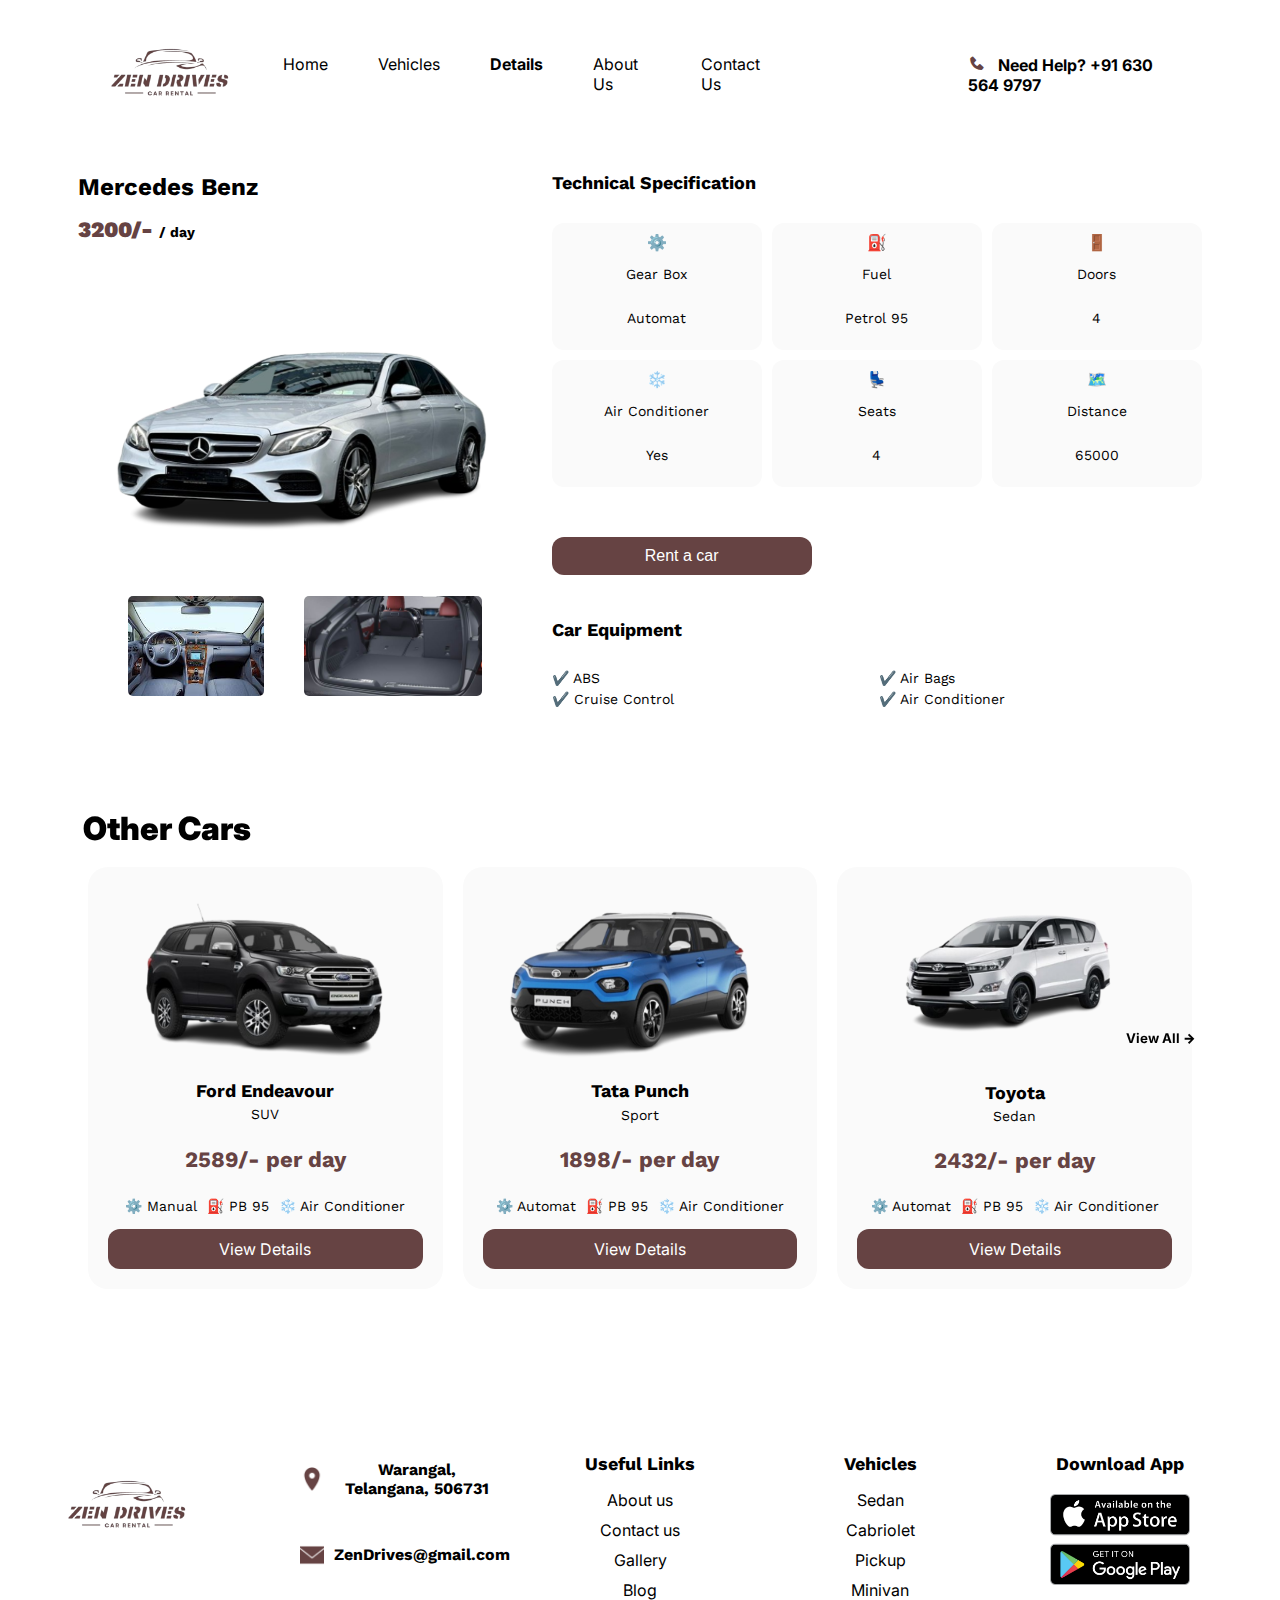
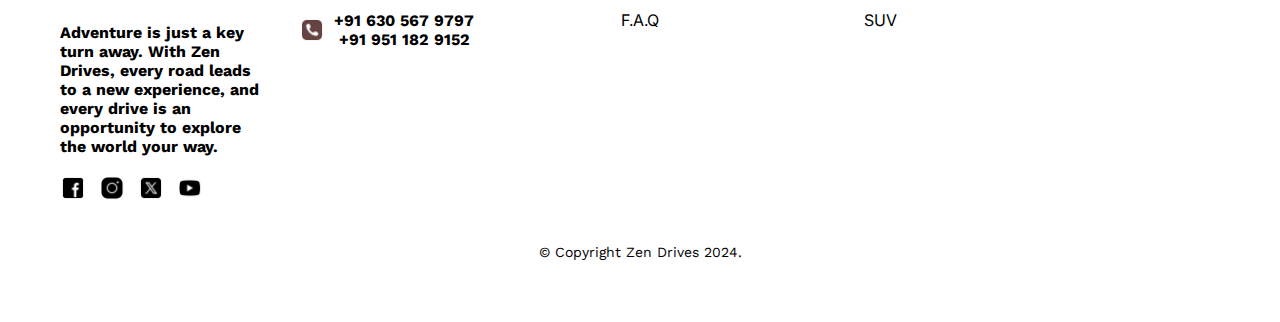
<file: Details8.html>
<!DOCTYPE html>
<html lang="en">
<head>

    <meta charset="UTF-8">
    <meta name="viewport" content="width=device-width, initial-scale=1.0">
    <title>Zen Drives | Details</title>
    <link rel="icon" type="image/x-icon" href="Assets/Favicon.jpeg">
    <link href='https://fonts.googleapis.com/css?family=Inter' rel='stylesheet'>
    <link href='https://fonts.googleapis.com/css?family=Work Sans' rel='stylesheet'>
    <link rel="stylesheet" href="Details.css">
    <link href='https://unpkg.com/boxicons@2.1.4/css/boxicons.min.css' rel='stylesheet'>

</head>
<body>

    <header>
        <nav>
            <div class="Logo">
                <a href="index.html"><img src="Assets/Logo.png"></a>
            </div>
            <ul>
                <li><a href="index.html">Home</a></li>
                <li><a href="Vehicles.html">Vehicles</a></li>
                <li><a href="Details.html"><b>Details</b></a></li>
                <li><a href="AboutUs.html">About Us</a></li>
                <li><a href="ContactUs.html">Contact Us</a></li>
                <li><a style="opacity: 0;">Login | Register</a></li>
                <li><a href="tel:+916305649797"><i class='bx bxs-phone phone'></i></a><a href="tel:+916305649797">&nbsp;&nbsp; <b>Need Help? +91 630 564 9797</b></a></li>
            </ul>
        </nav>
    </header>

    <div class="car-details-container">
        <div class="car-info">
          <h1>Mercedes Benz</h1>
          <p class="price"><b>3200/-</b> <span>/ day</span></p>
          <div class="car-image">
            <img src="Assets/car9.png">
          </div>
          <div class="thumbnail-images">
            <div class="thumbnail"><img src="Assets/car9_1.jpeg"></div>
            <div class="thumbnail"><img src="Assets/car9_2.jpg"></div>
          </div>
        </div>
        
        <div class="specifications">
          <h2>Technical Specification</h2>
          <div class="specs-grid">
            <div class="spec-item">
              <span class="icon">⚙️</span>
              <p>Gear Box</p>
              <p>Automat</p>
            </div>
            <div class="spec-item">
              <span class="icon">⛽</span>
              <p>Fuel</p>
              <p>Petrol 95</p>
            </div>
            <div class="spec-item">
              <span class="icon">🚪</span>
              <p>Doors</p>
              <p>4</p>
            </div>
            <div class="spec-item">
              <span class="icon">❄️</span>
              <p>Air Conditioner</p>
              <p>Yes</p>
            </div>
            <div class="spec-item">
              <span class="icon">💺</span>
              <p>Seats</p>
              <p>4</p>
            </div>
            <div class="spec-item">
              <span class="icon">🗺️</span>
              <p>Distance</p>
              <p>65000</p>
            </div>
          </div>
          <a href="Payment.html"><button class="rent-btn">Rent a car</button></a>
          
          <h2>Car Equipment</h2>
          <div class="equipment-list">
            <div class="equipment-item">✔️ ABS</div>
            <div class="equipment-item">✔️ Air Bags</div>
            <div class="equipment-item">✔️ Cruise Control</div>
            <div class="equipment-item">✔️ Air Conditioner</div>
          </div>
        </div>
      </div>

    <div class="text">
        <div><h1><b>Other Cars</b></h1></div>
        <div><a href="Vehicles.html#cards-container"><h5>View All <b>→</b></h5></a></div>
    </div>

      <div class="cards-container" id="cards-container">
        <div class="card">
            <img src="Assets/car1.png" alt="Car Image">
            <p class="car-name">Ford Endeavour</p>
            <p class="car-type">SUV</p>
            <p class="price">2589/- per day</p>
            <div class="features">
                <div>⚙️ Manual</div>
                <div>⛽ PB 95</div>
                <div>❄️ Air Conditioner</div>
            </div>
            <a href="Details.html" class="view-details">View Details</a>
        </div>
        <div class="card">
            <img src="Assets/car2.png" alt="Car Image">
            <p class="car-name">Tata Punch</p>
            <p class="car-type">Sport</p>
            <p class="price">1898/- per day</p>
            <div class="features">
                <div>⚙️ Automat</div>
                <div>⛽ PB 95</div>
                <div>❄️ Air Conditioner</div>
            </div>
            <a href="Details1.html" class="view-details">View Details</a>
        </div>
        <div class="card">
            <img src="Assets/car3.png" alt="Car Image">
            <p class="car-name">Toyota</p>
            <p class="car-type">Sedan</p>
            <p class="price">2432/- per day</p>
            <div class="features">
                <div>⚙️ Automat</div>
                <div>⛽ PB 95</div>
                <div>❄️ Air Conditioner</div>
            </div>
            <a href="Details2.html" class="view-details">View Details</a>
        </div>
    </div>

    <footer>
        <div class="footer-content">
            <div class="footer-section logo-section">
                <a href="index.html"><img src="Assets/Logo.png" alt="Zen Drives Logo" class="logo"></a>
                <p><b>Adventure is just a key turn away. With Zen Drives, every road leads to a new experience, 
                    and every drive is an opportunity to explore the world your way.</b>
                </p>
                <div class="social-icons">
                    <a href="#"><img src="Assets/facebook.png" alt="Facebook"></a>
                    <a href="#"><img src="Assets/instagram.png" alt="Instagram"></a>
                    <a href="#"><img src="Assets/twitter.png" alt="Twitter"></a>
                    <a href="#"><img src="Assets/youtube.png" alt="YouTube"></a>
                </div>
            </div>
            <div class="footer-section contact-section">
                <div class="contact-item">
                    <img src="Assets/address.png" alt="Location Icon">
                    <p><b>Warangal, Telangana, 506731</b></p>
                </div>
                <div class="contact-item">
                    <img src="Assets/email.png" alt="Email Icon">
                    <p><b>ZenDrives@gmail.com</b></p>
                </div>
                <div class="contact-item">
                    <img src="Assets/phone.png" alt="Phone Icon">
                    <p><b>+91 630 567 9797<br>+91 951 182 9152</b></p>
                </div>
            </div>
            <div class="footer-section links-section">
                <h4>Useful Links</h4>
                <ul>
                    <li><a href="AboutUs.html">About us</a></li>
                    <li><a href="ContactUs.html">Contact us</a></li>
                    <li><a href="index.html#Hero">Gallery</a></li>
                    <li><a href="ContactUs.html#blog-text">Blog</a></li>
                    <li><a href="AboutUs.html#faq-section">F.A.Q</a></li>
                </ul>
            </div>
            <div class="footer-section vehicles-section">
                <h4>Vehicles</h4>
                <ul>
                    <li><a href="Vehicles.html#cards-container">Sedan</a></li>
                    <li><a href="Vehicles.html#cards-container">Cabriolet</a></li>
                    <li><a href="Vehicles.html#cards-container">Pickup</a></li>
                    <li><a href="Vehicles.html#cards-container">Minivan</a></li>
                    <li><a href="Vehicles.html#cards-container">SUV</a></li>
                </ul>
            </div>
            <div class="footer-section app-section">
                <h4>Download App</h4>
                <div class="app-icons">
                    <a href="index.html#App"><img src="Assets/download.png" alt="App Store"></a>
                </div>
            </div>
        </div>
        <div class="footer-bottom">
            <p>&copy; Copyright Zen Drives 2024.</p>
        </div>
    </footer>
    
</body>
</html>
</file>
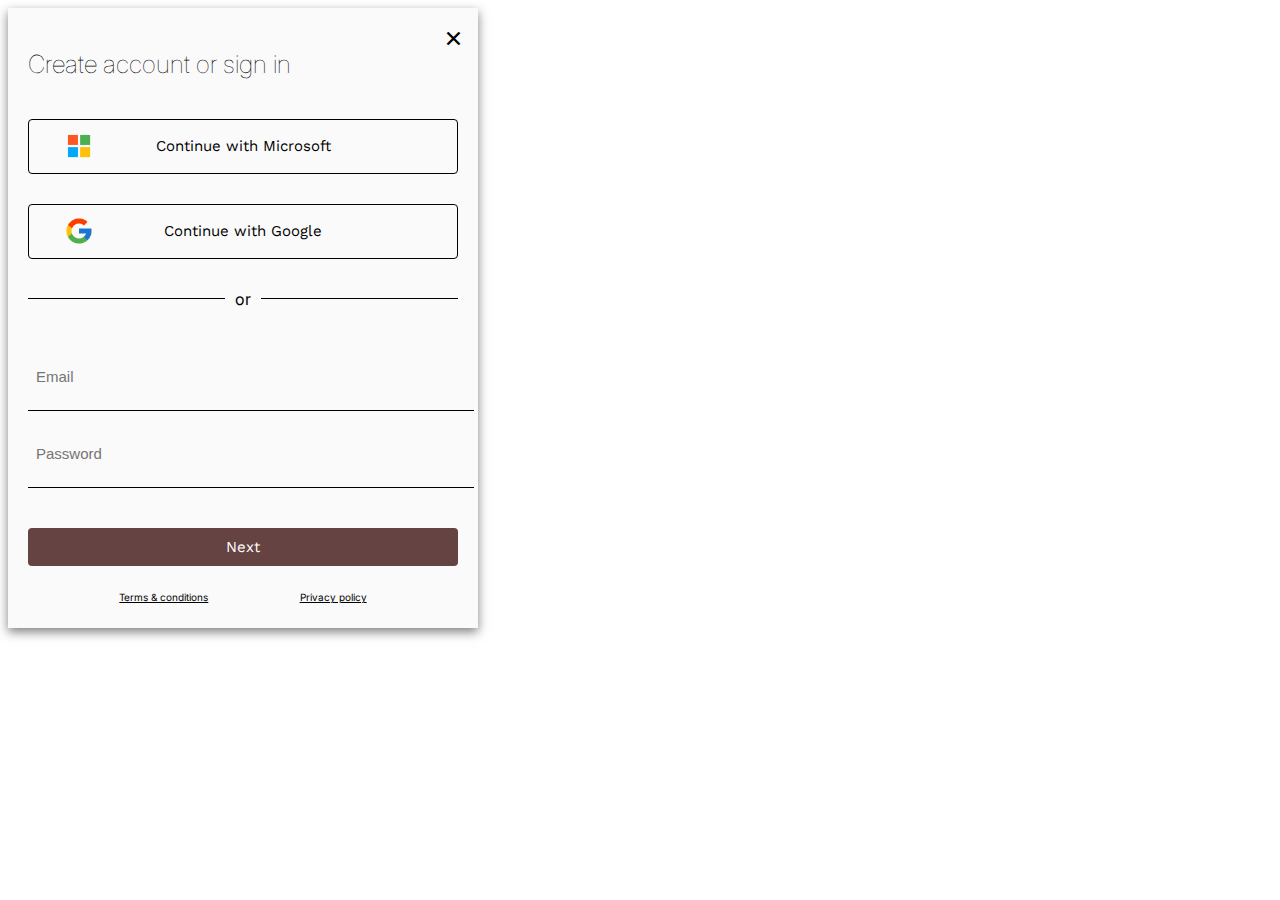
<file: Loginpage.html>
<!DOCTYPE html>
<html lang="en">
<head>
    <meta charset="UTF-8">
    <meta name="viewport" content="width=device-width, initial-scale=1.0">
    <title>Document</title>
    <link href='https://fonts.googleapis.com/css?family=Inter' rel='stylesheet'>
    <link href='https://fonts.googleapis.com/css?family=Work Sans' rel='stylesheet'>
    <link rel="stylesheet" href="Loginpage.css">
</head>
<body>

    <div class="popup-content">
        <span class="close">&times;</span>
        <h2>Create account or sign in</h2>
        <button class="social-btn microsoft"><img class="social-icons" src="Assets/microsoft.png">Continue with Microsoft</button>
        <button class="social-btn google"><img class="social-icons" src="Assets/google.png">Continue with Google</button>
        <div class="separator"><span>or</span></div>
        <form>
            <input type="email" id="email" name="email" placeholder="Email" required>
            <input type="password" id="password" name="password" placeholder="Password" required>
            <a href="index.html"><button class="next-btn" id="nextBtn">Next</button></a>
        </form>
        <div class="terms">
            <a href="#"><u>Terms & conditions</u></a>
            <a href="#"><u>Privacy policy</u></a>
        </div>
    </div>

</body>
</html>
</file>
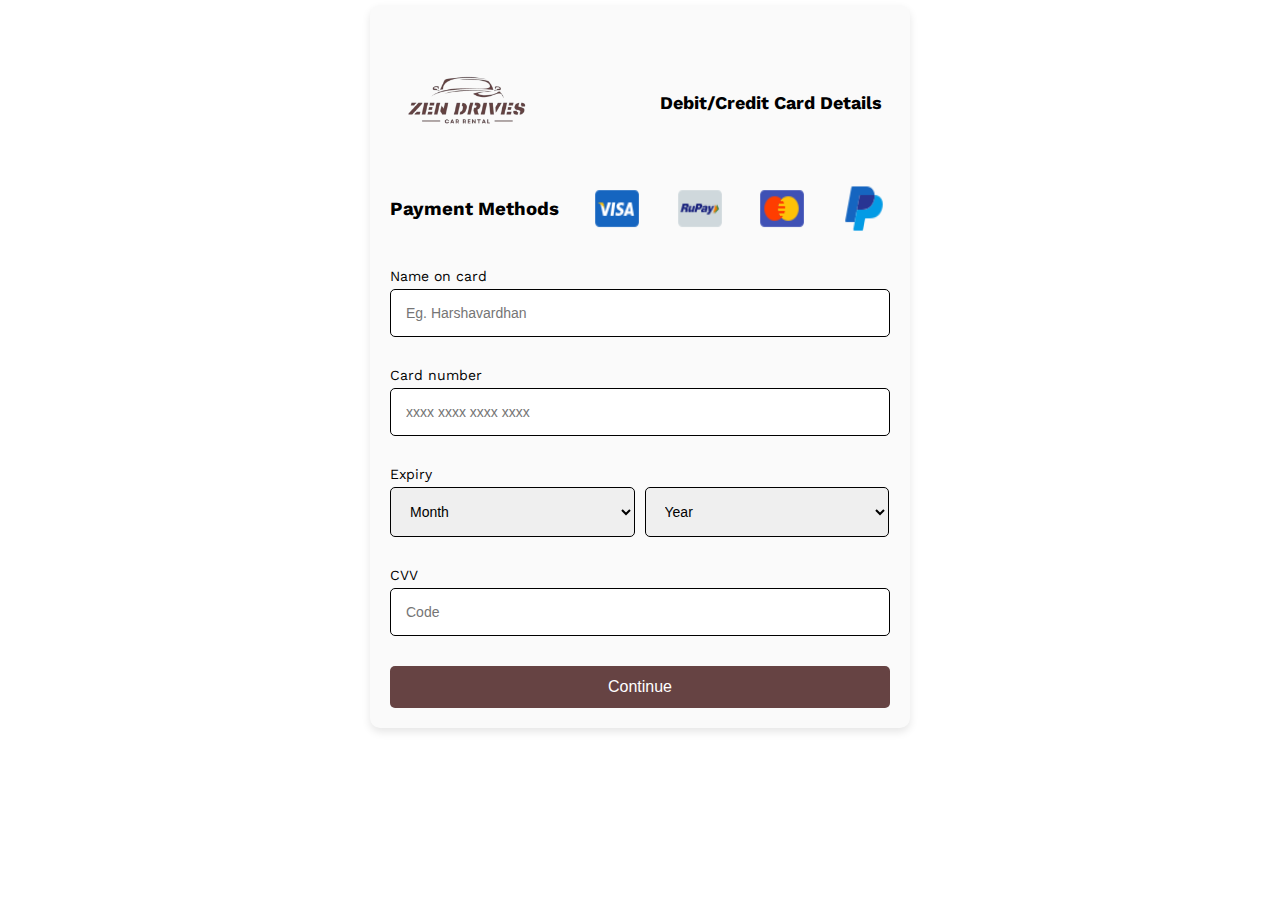
<file: Payment.html>
<!DOCTYPE html>
<html lang="en">
<head>

    <meta charset="UTF-8">
    <meta name="viewport" content="width=device-width, initial-scale=1.0">
    <title>Zen Drives | Payment</title>
    <link rel="icon" type="image/x-icon" href="Assets/Favicon.jpeg">
    <link href='https://fonts.googleapis.com/css?family=Inter' rel='stylesheet'>
    <link href='https://fonts.googleapis.com/css?family=Work Sans' rel='stylesheet'>
    <link rel="stylesheet" href="Payment.css">
    <link href='https://unpkg.com/boxicons@2.1.4/css/boxicons.min.css' rel='stylesheet'>

</head>
<body>

    <div class="container">
        <header>
        <div class="logo">
            <div><img src="Assets/Logo.png" alt="Zen Drives Logo"></div>
            <div><h2>Debit/Credit Card Details</h2></div>
        </div>
        </header>
        <form id="paymentForm">
            <div class="payment-methods">
                <div class="methods">
                    <h3>Payment Methods</h3>
                    <img src="Assets/visa.png" alt="Visa">
                    <img src="Assets/rupay.png" alt="RuPay">
                    <img src="Assets/mastercard.png" alt="MasterCard">
                    <img src="Assets/paypal.png" alt="PayPal">
                </div>
            </div>
            <div class="form-group">
                <label for="name">Name on card</label>
                <input type="text" id="name" placeholder="Eg. Harshavardhan" required>
            </div>
            <div class="form-group">
                <label for="card-number">Card number</label>
                <input type="text" id="card-number" placeholder="xxxx xxxx xxxx xxxx" required>
            </div>
            <label for="month">Expiry</label>
            <div class="form-group expiry">
                <div>
                <select id="month" required>
                    <option value="">Month</option>
                    <option value="01">01</option>
                    <option value="02">02</option>
                    <option value="03">03</option>
                    <option value="04">04</option>
                    <option value="05">05</option>
                    <option value="06">06</option>
                    <option value="07">07</option>
                    <option value="08">08</option>
                    <option value="09">09</option>
                    <option value="10">10</option>
                    <option value="11">11</option>
                    <option value="12">12</option>
                </select>
                </div>
                <div>
                <select id="year" required>
                    <option value="">Year</option>
                    <option value="2024">2024</option>
                    <option value="2025">2025</option>
                    <option value="2026">2026</option>
                    <option value="2027">2027</option>
                    <option value="2028">2028</option>
                    <option value="2029">2029</option>
                    <option value="2030">2030</option>
                    <option value="2031">2031</option>
                </select>
                </div>
            </div>
            <div class="form-group">
                <label for="cvv" >CVV</label>
                <input type="password" id="cvv" placeholder="Code" required>
            </div>
            <button type="button" class="btn" id="continueBtn">Continue</button>
        </form>
    </div>

    <div class="popup" id="popup">
        <div class="popup-content">
        <p>Thank you for your purchase!</p>
        <a href="index.html"><button>Home</button></a>
        </div>
    </div>

    <script>
        document.getElementById('continueBtn').addEventListener('click', function () {
        const popup = document.getElementById('popup');
        popup.style.display = 'flex'; 
        });

        window.addEventListener('load', function () {
        const popup = document.getElementById('popup');
        popup.style.display = 'none'; 
        });
    </script>
  
</body>
</html>
</file>
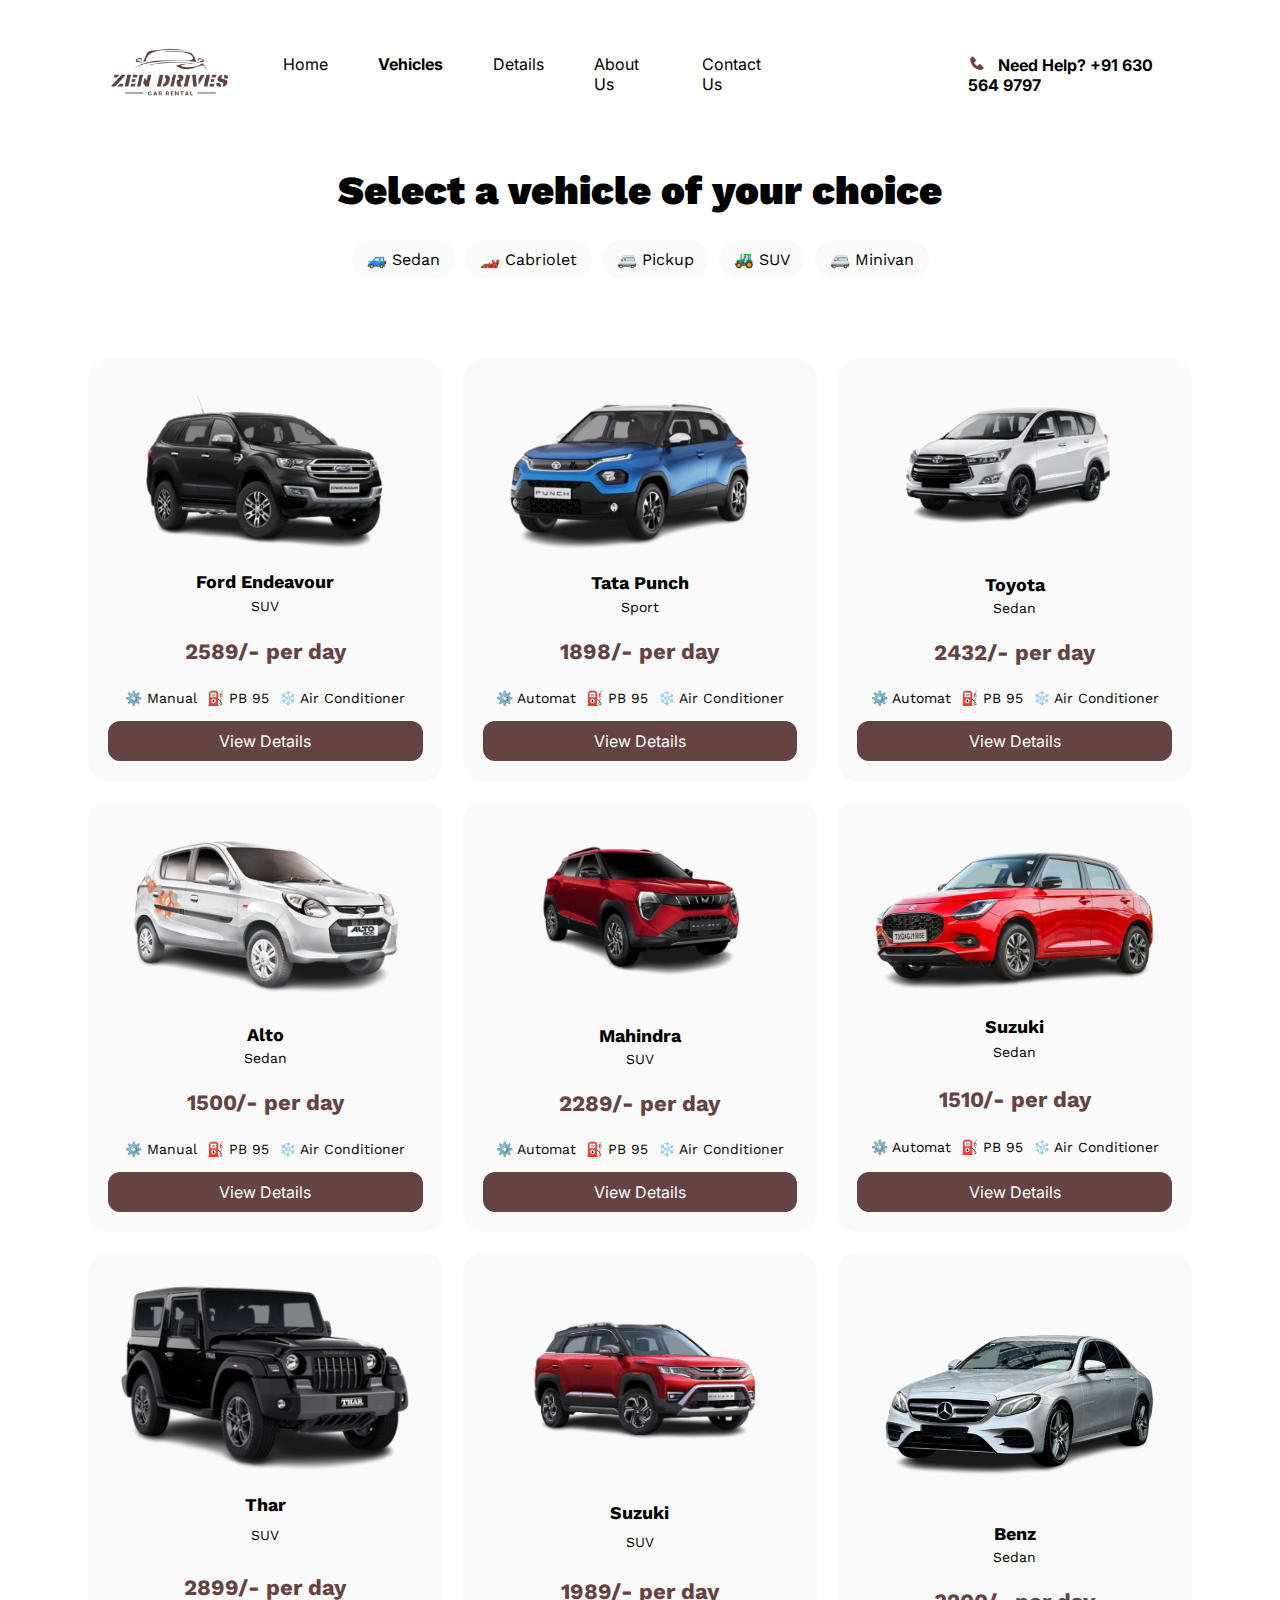
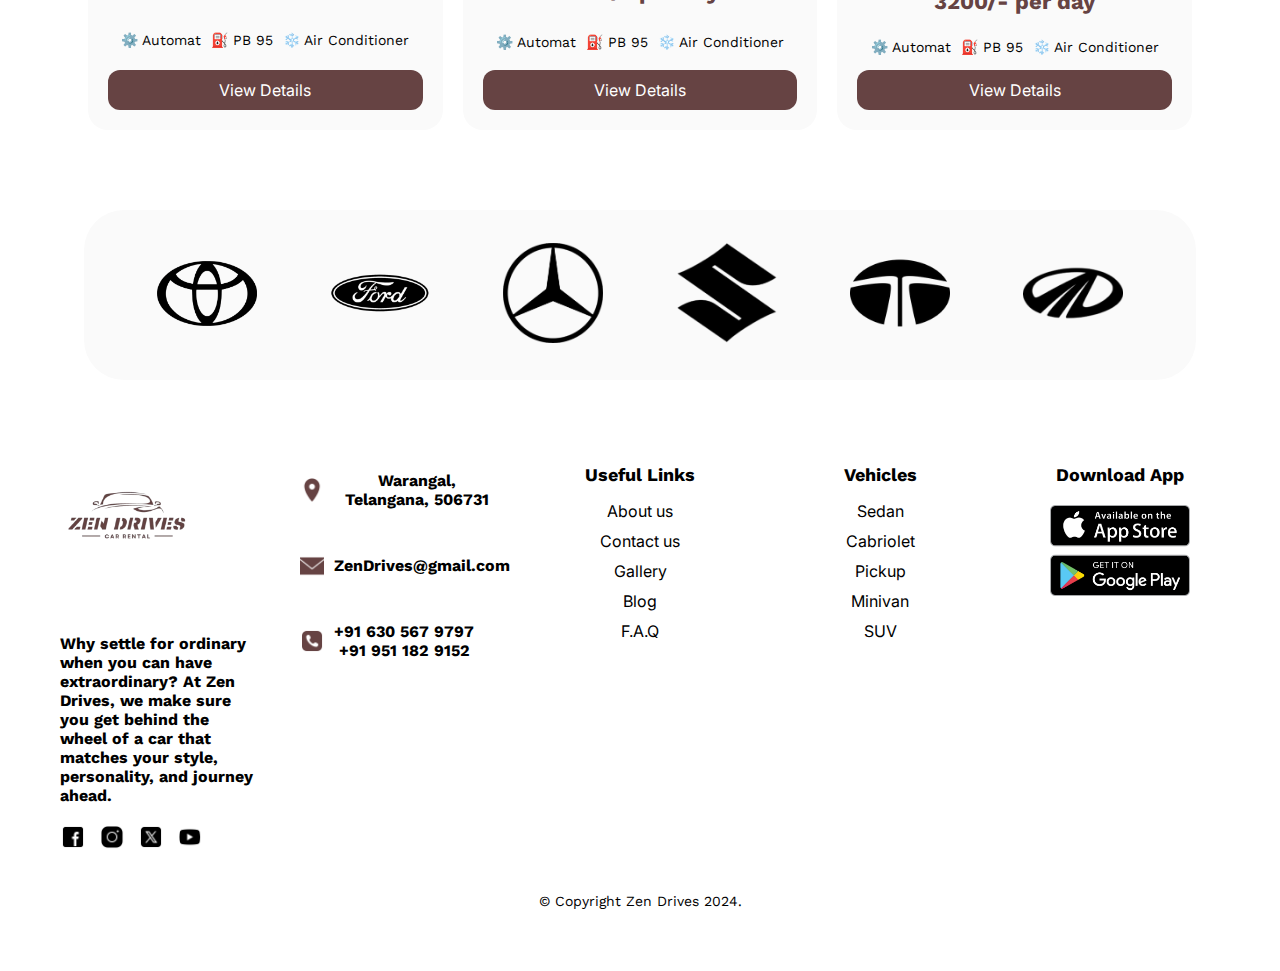
<file: Vehicles.html>
<!DOCTYPE html>
<html lang="en">
<head>

    <meta charset="UTF-8">
    <meta name="viewport" content="width=device-width, initial-scale=1.0">
    <title>Zen Drives | Vehicles</title>
    <link rel="icon" type="image/x-icon" href="Assets/Favicon.jpeg">
    <link href='https://fonts.googleapis.com/css?family=Inter' rel='stylesheet'>
    <link href='https://fonts.googleapis.com/css?family=Work Sans' rel='stylesheet'>
    <link rel="stylesheet" href="Vehicles.css">
    <link href='https://unpkg.com/boxicons@2.1.4/css/boxicons.min.css' rel='stylesheet'>

</head>
<body>

    <header>
        <nav>
            <div class="Logo">
                <a href="index.html"><img src="Assets/Logo.png"></a>
            </div>
            <ul>
                <li><a href="index.html">Home</a></li>
                <li><a href="Vehicles.html"><b>Vehicles</b></a></li>
                <li><a href="Details.html">Details</a></li>
                <li><a href="AboutUs.html">About Us</a></li>
                <li><a href="ContactUs.html">Contact Us</a></li>
                <li><a style="opacity: 0;">Login | Register</a></li>
                <li><a href="tel:+916305649797"><i class='bx bxs-phone phone'></i></a><a href="tel:+916305649797">&nbsp;&nbsp; <b>Need Help? +91 630 564 9797</b></a></li>
            </ul>
        </nav>
    </header>

    <div class="text-tabs">
        <h1><b>Select a vehicle of your choice</b></h1>
        <div class="tab-group">
            <div class="tab">🚙 Sedan</div>
            <div class="tab">🏎️ Cabriolet</div>
            <div class="tab">🚐 Pickup</div>
            <div class="tab">🚜 SUV</div>
            <div class="tab">🚐 Minivan</div>
        </div>
    </div>

    <div class="cards-container" id="cards-container">
        <div class="card">
            <img src="Assets/car1.png" alt="Car Image">
            <p class="car-name">Ford Endeavour</p>
            <p class="car-type">SUV</p>
            <p class="price">2589/- per day</p>
            <div class="features">
                <div>⚙️ Manual</div>
                <div>⛽ PB 95</div>
                <div>❄️ Air Conditioner</div>
            </div>
            <a href="Details.html" class="view-details">View Details</a>
        </div>
        <div class="card">
            <img src="Assets/car2.png" alt="Car Image">
            <p class="car-name">Tata Punch</p>
            <p class="car-type">Sport</p>
            <p class="price">1898/- per day</p>
            <div class="features">
                <div>⚙️ Automat</div>
                <div>⛽ PB 95</div>
                <div>❄️ Air Conditioner</div>
            </div>
            <a href="Details1.html" class="view-details">View Details</a>
        </div>
        <div class="card">
            <img src="Assets/car3.png" alt="Car Image">
            <p class="car-name">Toyota</p>
            <p class="car-type">Sedan</p>
            <p class="price">2432/- per day</p>
            <div class="features">
                <div>⚙️ Automat</div>
                <div>⛽ PB 95</div>
                <div>❄️ Air Conditioner</div>
            </div>
            <a href="Details2.html" class="view-details">View Details</a>
        </div>
        <div class="card">
            <img src="Assets/car4.png" alt="Car Image">
            <p class="car-name">Alto</p>
            <p class="car-type">Sedan</p>
            <p class="price">1500/- per day</p>
            <div class="features">
                <div>⚙️ Manual</div>
                <div>⛽ PB 95</div>
                <div>❄️ Air Conditioner</div>
            </div>
            <a href="Details3.html" class="view-details">View Details</a>
        </div>
        <div class="card">
            <img src="Assets/car5.png" alt="Car Image">
            <p class="car-name">Mahindra</p>
            <p class="car-type">SUV</p>
            <p class="price">2289/- per day</p>
            <div class="features">
                <div>⚙️ Automat</div>
                <div>⛽ PB 95</div>
                <div>❄️ Air Conditioner</div>
            </div>
            <a href="Details4.html" class="view-details">View Details</a>
        </div>
        <div class="card">
            <img src="Assets/car6.png" alt="Car Image">
            <p class="car-name">Suzuki</p>
            <p class="car-type">Sedan</p>
            <p class="price">1510/- per day</p>
            <div class="features">
                <div>⚙️ Automat</div>
                <div>⛽ PB 95</div>
                <div>❄️ Air Conditioner</div>
            </div>
            <a href="Details5.html" class="view-details">View Details</a>
        </div>
        <div class="card">
            <img src="Assets/car7.png" alt="Car Image">
            <p class="car-name">Thar</p>
            <p class="car-type">SUV</p>
            <p class="price">2899/- per day</p>
            <div class="features">
                <div>⚙️ Automat</div>
                <div>⛽ PB 95</div>
                <div>❄️ Air Conditioner</div>
            </div>
            <a href="Details6.html" class="view-details">View Details</a>
        </div>
        <div class="card">
            <img src="Assets/car8.png" alt="Car Image">
            <p class="car-name">Suzuki</p>
            <p class="car-type">SUV</p>
            <p class="price">1989/- per day</p>
            <div class="features">
                <div>⚙️ Automat</div>
                <div>⛽ PB 95</div>
                <div>❄️ Air Conditioner</div>
            </div>
            <a href="Details7.html" class="view-details">View Details</a>
        </div>
        <div class="card">
            <img src="Assets/car9.png" alt="Car Image">
            <p class="car-name">Benz</p>
            <p class="car-type">Sedan</p>
            <p class="price">3200/- per day</p>
            <div class="features">
                <div>⚙️ Automat</div>
                <div>⛽ PB 95</div>
                <div>❄️ Air Conditioner</div>
            </div>
            <a href="Details8.html" class="view-details">View Details</a>
        </div>
    </div>

    <div class="Logos-group">
        <div class="logos"><img src="Assets/logo1.png"></div>
        <div class="logos"><img src="Assets/logo2.png"></div>
        <div class="logos"><img src="Assets/logo3.png"></div>
        <div class="logos"><img src="Assets/logo4.png"></div>
        <div class="logos"><img src="Assets/logo5.webp"></div>
        <div class="logos"><img src="Assets/logo6.png"></div>
    </div>

    <footer>
        <div class="footer-content">
            <div class="footer-section logo-section">
                <a href="index.html"><img src="Assets/Logo.png" alt="Zen Drives Logo" class="logo"></a>
                <p><b>Why settle for ordinary when you can have extraordinary? At Zen Drives, 
                    we make sure you get behind the wheel of a car that matches your style, personality, and journey ahead.</b></p>
                <div class="social-icons">
                    <a href="#"><img src="Assets/facebook.png" alt="Facebook"></a>
                    <a href="#"><img src="Assets/instagram.png" alt="Instagram"></a>
                    <a href="#"><img src="Assets/twitter.png" alt="Twitter"></a>
                    <a href="#"><img src="Assets/youtube.png" alt="YouTube"></a>
                </div>
            </div>
            <div class="footer-section contact-section">
                <div class="contact-item">
                    <img src="Assets/address.png" alt="Location Icon">
                    <p><b>Warangal, Telangana, 506731</b></p>
                </div>
                <div class="contact-item">
                    <img src="Assets/email.png" alt="Email Icon">
                    <p><b>ZenDrives@gmail.com</b></p>
                </div>
                <div class="contact-item">
                    <img src="Assets/phone.png" alt="Phone Icon">
                    <p><b>+91 630 567 9797<br>+91 951 182 9152</b></p>
                </div>
            </div>
            <div class="footer-section links-section">
                <h4>Useful Links</h4>
                <ul>
                    <li><a href="AboutUs.html">About us</a></li>
                    <li><a href="ContactUs.html">Contact us</a></li>
                    <li><a href="index.html#Hero">Gallery</a></li>
                    <li><a href="ContactUs.html#blog-text">Blog</a></li>
                    <li><a href="AboutUs.html#faq-section">F.A.Q</a></li>
                </ul>
            </div>
            <div class="footer-section vehicles-section">
                <h4>Vehicles</h4>
                <ul>
                    <li><a href="#cards-container">Sedan</a></li>
                    <li><a href="#cards-container">Cabriolet</a></li>
                    <li><a href="#cards-container">Pickup</a></li>
                    <li><a href="#cards-container">Minivan</a></li>
                    <li><a href="#cards-container">SUV</a></li>
                </ul>
            </div>
            <div class="footer-section app-section">
                <h4>Download App</h4>
                <div class="app-icons">
                    <a href="index.html#App"><img src="Assets/download.png" alt="App Store"></a>
                </div>
            </div>
        </div>
        <div class="footer-bottom">
            <p>&copy; Copyright Zen Drives 2024.</p>
        </div>
    </footer>

</body>
</html>
</file>
<file: index.css>
html {
    scroll-behavior: smooth;
}

* {
    margin: 10;
    padding: 10;
    box-sizing: border-box;
}

header {
    margin-top: 2.5%;
}

.Logo img {
    height: 150px;
    width: 150px;
}

a {
    text-decoration: none;
    color: #000000;
    transition: color 0.3s ease;
    font-family: 'Inter';
}

li {
    list-style: none;
}

nav {
    background-color: #fff;
    position: sticky;
    top: 0;
    padding: 0 85px;
    display: flex;
    align-items: center;
    justify-content: space-between;
    height: 85px;
}

nav ul {
    display: flex;
    gap: 50px;
}

.Hero {
    position: relative;
    text-align: center;
    margin: 20px 0;
    width: 100%;
}

.text h1{
    position: absolute;
    color: rgb(0, 0, 0);
    left: 12%;
    top: 20%;
    font-size: 60px;
    font-family: Georgia, 'Times New Roman', Times, serif;
    font-weight: bolder;
}

.text1 h1{
    position: absolute;
    color: rgb(0, 0, 0);
    left: 12%;
    top: 30%;
    font-size: 60px;
    font-family: Georgia, 'Times New Roman', Times, serif;
    font-weight: bolder;
}

.text2 h5{
    position: absolute;
    color: rgb(0, 0, 0);
    left: 12%;
    top: 45%;
    font-size: 13px;
    font-family: 'Work Sans';
    font-weight: lighter;
}

.text3 h5{
    position: absolute;
    color: rgb(0, 0, 0);
    left: 12%;
    top: 47.5%;
    font-size: 13px;
    font-family: 'Work Sans';
    font-weight: lighter;
}

.phone {
    color: #664343;
    font-size: large;
}

.b1 {
    background-color: #664343;
    color: #fff;
    text-align: center;
    border: none;
    height: 40px;
    width: 150px;
    border-radius: 12px;
    position: absolute;
    cursor: pointer;
    left: 12%;
    top: 60%;
}

.b1:hover {
    background-color: #5a3329;
}

.b1:active {
    transform: translateY(3px);
}

.booking-form {
    background-color: #ffffff;
    padding: 20px;
    border-radius: 20px;
    box-shadow: 0px 4px 10px rgba(0, 0, 0, 0.3);
    width: 400px;
    height: 550px;
    box-align: center;
    font-family: 'Inter';
    position: absolute;
    left: 63%;
    top: 15%;
}

.booking-form h2 {
    text-align: center;
    font-size: 24px;
    margin-bottom: 15px;
    font-family: 'Inter';
    font-size: 28px;
    font-weight: bold;
}

.booking-form select,
.booking-form input[type="text"] {
  width: 90%;
  padding: 12px;
  margin: 15px 0;
  border: none;
  border-radius: 10px;
  background-color: #FAFAFA;
  font-size: 16px;
}

.booking-form label {
    display: block;
    text-align: left;
    font-size: 15px;
    font-family: 'Inter';
}

.b2 {
    background-color: #664343;
    color: #fff;
    text-align: center;
    border: none;
    height: 40px;
    width: 330px;
    border-radius: 12px;
    width: 90%;
    padding: 10px;
    cursor: pointer;
    margin-top: 20px;
}

.b2:hover {
  background-color: #5a3329;
}

.b2:active {
    transform: translateY(3px);
}

.calendar-icon1 {
    position: absolute;
    width: 24px;
    height: 24px;
    left: 82%;
    top: 61%;
}

.calendar-icon2 {
    position: absolute;
    width: 24px;
    height: 24px;
    left: 82%;
    top: 74.5%;
}

.Info-block {
    display: flex;
    max-width: 1300px;
    width: 100%;
    margin: 0 auto;
    text-align: center;
    font-family: 'Inter';
    font-size: 14px;
    justify-content: space-between;
    align-items: center;
    gap: 140px;
}

.Info-block h2 {
    font-family: 'Work Sans';
    font-weight: bold;
    font-size: 24px;
}

.featureimg {
    border-radius: 20px;
    margin-top: 6%;
    margin-left: 10%;
}

.features img{
    height: 30px;
    width: 30px;
    position: relative;
}

.features {
    max-width: 500px;
    width: 100%;
    display: grid;
    font-family: 'Work Sans';
    color: #808080;
    font-size: 14px;
    position: absolute;
    top: 170%;
    left: 50%;
    gap: 30px;
    margin-top: 1.5%;
}

.features h2 {
    color: #000000;
    font-size: 20px;
    font-family: 'Work Sans';
    position: absolute;
    left: 9%;
}

.no1 h2 {
    top: -2.6%;
}

.no2 h2 {
    top: 24%;
}

.no3 h2 {
    top: 50.6%;
}

.no4 h2 {
    top: 77.1%;
}

.Banner {
    position: relative;
    text-align: center;
    width: 100%;
}

.Banner h1 {
    position: absolute;
    color: #000000;
    font-size: 50px;
    font-family: Georgia, 'Times New Roman', Times, serif;
    font-weight: bolder;
    text-align: center;
    top: 22%;
    left: 35.2%;
}

.Banner h5 {
    position: absolute;
    color: #000000;
    font-size: 13px;
    font-family: 'Work Sans';
    font-weight: lighter;
    max-width: 590px;
    text-align: center;
    top: 32%;
    left: 30%;
}

.App {
    position: relative;
    text-align: center;
    width: 100%;
}

.App h1 {
    position: absolute;
    color: #000000;
    font-size: 45px;
    font-family: Georgia, 'Times New Roman', Times, serif;
    font-weight: bolder;
    max-width: 300px;
    text-align: left;
    top: 8%;
    left: 12.7%;
}

.App h5 {
    position: absolute;
    color: #000000;
    font-size: 15px;
    font-family: 'Work Sans';
    font-weight: lighter;
    max-width: 450px;
    text-align: left;
    top: 38%;
    left: 12.7%;
}

.Banner2 {
    position: relative;
    text-align: center;
    width: 100%;
}

.Banner2 h1 {
    position: absolute;
    color: #000000;
    font-size: 45px;
    font-family: Georgia, 'Times New Roman', Times, serif;
    font-weight: bolder;
    max-width: 700px;
    text-align: left;
    top: 18%;
    left: 10%;
}

.Banner2 h5 {
    position: absolute;
    color: #000000;
    font-family: 'Work Sans';
    font-weight: lighter;
    max-width: 400px;
    text-align: left;
    top: 48%;
    left: 10%;
}

.Banner2 input[type="text"] {
    width: 450px;
    height: 60px;
    padding: 12px;
    border: none;
    border-radius: 20px;
    color: #000000;
    background-color: #ffffff;
    font-size: 16px;
    position: absolute;
    left: 10%;
    top: 70%;
}

.Banner2 button {
    background-color: #664343;
    color: #fff;
    text-align: center;
    border: none;
    height: 40px;
    width: 100px;
    border-radius: 12px;
    cursor: pointer;
    position: absolute;
    top: 71.69%;
    left: 32%;
}

.Banner2 button:hover {
    background-color: #5a3329;
}
  
.Banner2 button:active {
      transform: translateY(3px);
}

footer {
    background-color: #ffffff;
    padding: 40px 20px;
    text-align: center;
    font-family: 'Work Sans';
}

.footer-content {
    display: flex;
    flex-wrap: wrap;
    justify-content: space-around;
    max-width: 1200px;
    margin: 0 auto;
}

.footer-section {
    flex: 1;
    min-width: 200px;
    margin: 20px;
}

.logo-section .logo {
    width: 150px;
    margin-bottom: 20px;
    margin-left: -35%;
}

.logo-section p {
    margin: 20px 0;
    font-size: 16px;
    color: #000000;
    text-align: left;
}

.social-icons a {
    display: inline-block;
    margin: 0 5px;
}

.social-icons img {
    width: 24px;
    margin-left: -240%;
}

.contact-section .contact-item {
    display: flex;
    align-items: center;
    margin: 15px 0;
}

.contact-section .contact-item img {
    width: 24px;
    margin-right: 10px;
}

.links-section h4,
.vehicles-section h4,
.app-section h4 {
    font-size: 18px;
    margin-bottom: 10px;
    color: #000000;
}

.links-section ul,
.vehicles-section ul {
    list-style: none;
    padding: 0;
}

.links-section li,
.vehicles-section li {
    margin: 10px 0;
}

.links-section a,
.vehicles-section a {
    color: #000000;
    text-decoration: none;
    font-size: 16px;
}

.app-icons a {
    display: inline-block;
    margin: 10px;
}

.app-icons img {
    width: 140px;
}

.footer-bottom {
    margin-top: 20px;
    font-size: 14px;
    color: #000000;
}

#loginRegisterLink {
    cursor: pointer;
    text-decoration: none;
    color: black;
}

.popup {
    display: none;
    position: fixed;
    top: 0;
    left: 0;
    width: 100%;
    height: 100%;
    background: rgba(0, 0, 0, 0.5);
    justify-content: center;
    align-items: center;
    z-index: 1000;
}
</file>
<file: AboutUs.css>
html {
    scroll-behavior: smooth;
}

* {
    margin: 10;
    padding: 10;
    box-sizing: border-box;
}

header {
    margin-top: 2.5%;
}

.Logo img {
    height: 150px;
    width: 150px;
}

a {
    text-decoration: none;
    color: #000000;
    transition: color 0.3s ease;
    font-family: 'Inter';
}

li {
    list-style: none;
}

nav {
    background-color: #fff;
    position: sticky;
    top: 0;
    padding: 0 85px;
    display: flex;
    align-items: center;
    justify-content: space-between;
    height: 85px;
}

nav ul {
    display: flex;
    gap: 50px;
}

.phone {
    color: #664343;
    font-size: large;
}

.text {
    text-align: center;
    font-family: 'Work Sans';
    margin-top: 50px;
}

.text h1 {
    font-size: 50px;
    font-weight: bolder;
}

.text h5 {
    font-weight: lighter;
    display: inline;
}

.text a {
    font-weight: bolder;
}

.content-container {
    display: flex;
    padding: 20px;
    margin-top: 50px;
    font-family: 'Work Sans';
}

.heading-section {
    flex: 1;
    padding-right: 20px;
    margin-left: 100px;
}

.heading-section h1 {
    font-size: 2.5em;
    font-weight: bold;
    line-height: 1.2;
    color: #000000;
}

.features-section {
    flex: 2;
    display: grid;
    grid-template-columns: repeat(2, 1fr);
    gap: 20px;
    padding-left: 20px;
    margin-right: 100px;
}

.feature-item h2 {
    font-size: 1.2em;
    font-weight: bold;
    color: #000000;
    margin-bottom: 8px;
    position: relative;
}

.feature-item p {
    font-size: 0.95em;
    color: #000000;
    line-height: 1.6;
    margin-top: 5px;
}

.banner3 {
    margin-top: 50px;
    position: relative;
    text-align: center;
    width: 100%;
}

.banner3 img {
    border-radius: 20px;
    height: auto;
    width: 1300px;
}

.Highlights {
    margin-top: 50px;
    display: flex;
    justify-content: space-evenly;
}

.High-group h1 {
    color: #664343;
    font-family: 'Work Sans';
    font-weight: bolder;
    font-size: 80px;
}

.High-group a {
    font-family: 'Inter';
    font-size: 20px;
}

.Banner5 {
    margin-top: 50px;
    position: relative;
    text-align: center;
    width: 100%;
    font-family: 'Work Sans';
}

.Banner5 img {
    border-radius: 20px;
    height: auto;
    width: 1300px;
}

.Banner5 h5 {
    position: absolute;
    left: 44.6%;
    top: 35%;
    font-size: 15px;
}

.Banner5 h1 {
    position: absolute;
    left: 44.6%;
    top: 39%;
    font-size: 50px;
    font-weight: bolder;
    font-family: 'Inter';
}

.Banner5 p {
    position: absolute;
    left: 44.6%;
    top: 54%;
    font-weight: lighter;
    max-width: 550px;
    text-align: left;
}

.reviews-section {
    text-align: center;
    padding: 20px;
    font-family: 'Work Sans';
}

.reviews-section h2 {
    font-size: 50px;
    font-weight: bold;
    margin-bottom: 20px;
}

.reviews-container {
    display: flex;
    gap: 20px;
    justify-content: center;
    flex-wrap: wrap;
}

.review-card {
    background-color: #FAFAFA;
    border-radius: 20px;
    width: 375px;
    height: 380px;
    padding: 20px;
    display: flex;
    flex-direction: column;
    justify-content: space-between;
    position: relative;
}

.quote-icon {
    font-size: 90px;
    color: #664343;
    position: absolute;
    top: 20px;
    left: 20px;
}

.review-card p {
    font-size: 0.95em;
    color: #000000;
    margin-top: 90px;
    margin-bottom: 20px;
    line-height: 1.4;
}

.review-card strong {
    display: block;
    margin-bottom: 5px;
    font-weight: bold;
    font-size: 20px;
}

.review-footer {
    display: flex;
    align-items: center;
    justify-content: center;
    background-color: #664343;
    color: #fff;
    padding: 10px;
    border-radius: 0 0 10px 10px;
    margin-top: auto;
    height: 60px;
}

.faq-section {
    max-width: 600px;
    text-align: left;
    padding: 20px;
    font-family: 'Work Sans';
    display: inline;
}

.faq-section h2 {
    font-size: 40px;
    font-weight: bold;
    margin-bottom: 30px;
    text-align: center;
}

.faq-container {
    display: flex;
    flex-direction: column;
    gap: 15px;
    margin-left: 100px;
    margin-right: 100px;
}

.faq-item {
    background-color: #fff;
    border: 1px solid #000000;
    border-radius: 15px;
    overflow: hidden;
    transition: all 0.3s ease;
    box-shadow: 0 2px 4px rgba(0, 0, 0, 0.1);
}

.faq-question {
    width: 100%;
    height: 80px;
    padding: 15px;
    text-align: left;
    font-size: 18px;
    font-weight: bold;
    background: none;
    border: none;
    outline: none;
    cursor: pointer;
    display: flex;
    justify-content: space-between;
    align-items: center;
}

.faq-answer {
    padding: 0 15px 15px;
    font-size: 16px;
    color: #000000;
    display: none;
}

.faq-item.active .faq-answer {
    display: block;
}

.faq-item.active .faq-question::after {
    content: "▲";
}

.faq-question::after {
    content: "▼";
    font-size: 0.8em;
    margin-left: 10px;
    color: #000000;
}

footer {
    background-color: #ffffff;
    padding: 40px 20px;
    text-align: center;
    font-family: 'Work Sans';
}

.footer-content {
    display: flex;
    flex-wrap: wrap;
    justify-content: space-around;
    max-width: 1200px;
    margin: 0 auto;
}

.footer-section {
    flex: 1;
    min-width: 200px;
    margin: 20px;
}

.logo-section .logo {
    width: 150px;
    margin-bottom: 20px;
    margin-left: -35%;
}

.logo-section p {
    margin: 20px 0;
    font-size: 16px;
    color: #000000;
    text-align: left;
}

.social-icons a {
    display: inline-block;
    margin: 0 5px;
}

.social-icons img {
    width: 24px;
    margin-left: -240%;
}

.contact-section .contact-item {
    display: flex;
    align-items: center;
    margin: 15px 0;
}

.contact-section .contact-item img {
    width: 24px;
    margin-right: 10px;
}

.links-section h4,
.vehicles-section h4,
.app-section h4 {
    font-size: 18px;
    margin-bottom: 10px;
    color: #000000;
}

.links-section ul,
.vehicles-section ul {
    list-style: none;
    padding: 0;
}

.links-section li,
.vehicles-section li {
    margin: 10px 0;
}

.links-section a,
.vehicles-section a {
    color: #000000;
    text-decoration: none;
    font-size: 16px;
}

.app-icons a {
    display: inline-block;
    margin: 10px;
}

.app-icons img {
    width: 140px;
}

.footer-bottom {
    margin-top: 20px;
    font-size: 14px;
    color: #000000;
}
</file>
<file: ContactUs.css>
html {
    scroll-behavior: smooth;
}

* {
    margin: 10;
    padding: 10;
    box-sizing: border-box;
}

header {
    margin-top: 2.5%;
}

.Logo img {
    height: 150px;
    width: 150px;
}

a {
    text-decoration: none;
    color: #000000;
    transition: color 0.3s ease;
    font-family: 'Inter';
}

li {
    list-style: none;
}

nav {
    background-color: #fff;
    position: sticky;
    top: 0;
    padding: 0 85px;
    display: flex;
    align-items: center;
    justify-content: space-between;
    height: 85px;
}

nav ul {
    display: flex;
    gap: 50px;
}

.phone {
    color: #664343;
    font-size: large;
}

.text {
    text-align: center;
    font-family: 'Work Sans';
    margin-top: 50px;
}

.text h1 {
    font-size: 50px;
    font-weight: bolder;
}

.text h5 {
    font-weight: lighter;
    display: inline;
}

.text a {
    font-weight: bolder;
}

.Banner4 {
    margin-top: 100px;
    position: relative;
    text-align: center;
    width: 100%;
}

.Banner4 img {
    height: auto;
    width: 1200px;
}

.contact {
    margin-top: 100px;
    display: flex;
    justify-content: space-evenly;
    font-family: 'Inter';
    text-align: center;
}

.blog-text {
    margin-top: 100px;
    text-align: center;
    font-family: 'Work Sans';
    font-weight: bolder;
    font-size: 25px;
}

.Blogs {
    margin-top: 50px;
    display: flex;
    justify-content: space-evenly;
    font-family: 'Inter';
}

.Blog-images img {
    height: 250px;
    width: auto;
    border-radius: 20px;
    box-shadow: 0 2px 4px rgba(0, 0, 0, 0.2);
}

.Blog-images p {
    font-size: 10px;
}

.Logos-group {
    margin-top: 100px;
    display: flex;
    justify-content: space-evenly;
    background-color: #FAFAFA;
    border-radius: 40px;
    height: 170px;
    margin-left: 6%;
    margin-right: 6%;
    align-items: center;
}

.logos img {
    max-height: 100px;
    max-width: 100px;
}

footer {
    background-color: #ffffff;
    padding: 40px 20px;
    text-align: center;
    font-family: 'Work Sans';
}

.footer-content {
    display: flex;
    flex-wrap: wrap;
    justify-content: space-around;
    max-width: 1200px;
    margin: 0 auto;
}

.footer-section {
    flex: 1;
    min-width: 200px;
    margin: 20px;
}

.logo-section .logo {
    width: 150px;
    margin-bottom: 20px;
    margin-left: -35%;
}

.logo-section p {
    margin: 20px 0;
    font-size: 16px;
    color: #000000;
    text-align: left;
}

.social-icons a {
    display: inline-block;
    margin: 0 5px;
}

.social-icons img {
    width: 24px;
    margin-left: -240%;
}

.contact-section .contact-item {
    display: flex;
    align-items: center;
    margin: 15px 0;
}

.contact-section .contact-item img {
    width: 24px;
    margin-right: 10px;
}

.links-section h4,
.vehicles-section h4,
.app-section h4 {
    font-size: 18px;
    margin-bottom: 10px;
    color: #000000;
}

.links-section ul,
.vehicles-section ul {
    list-style: none;
    padding: 0;
}

.links-section li,
.vehicles-section li {
    margin: 10px 0;
}

.links-section a,
.vehicles-section a {
    color: #000000;
    text-decoration: none;
    font-size: 16px;
}

.app-icons a {
    display: inline-block;
    margin: 10px;
}

.app-icons img {
    width: 140px;
}

.footer-bottom {
    margin-top: 20px;
    font-size: 14px;
    color: #000000;
}
</file>
<file: Details.css>
html {
    scroll-behavior: smooth;
}

* {
    margin: 10;
    padding: 10;
    box-sizing: border-box;
}

header {
    margin-top: 2.5%;
}

.Logo img {
    height: 150px;
    width: 150px;
}

a {
    text-decoration: none;
    color: #000000;
    transition: color 0.3s ease;
    font-family: 'Inter';
}

li {
    list-style: none;
}

nav {
    background-color: #fff;
    position: sticky;
    top: 0;
    padding: 0 85px;
    display: flex;
    align-items: center;
    justify-content: space-between;
    height: 85px;
}

nav ul {
    display: flex;
    gap: 50px;
}

.phone {
    color: #664343;
    font-size: large;
}

.car-details-container {
    display: flex;
    width: 100%;
    max-width: 100%;
    margin: 10px auto;
    padding: 10px 50px;
    background-color: #ffffff;
    font-family: 'Work Sans';
}

.car-info {
    flex: 1;
    padding: 20px;
}

.car-info h1 {
    font-size: 24px;
    font-weight: bold;
}

.price {
    font-size: 24px;
    color: #664343;
    margin-top: 10px;
}

.price span {
    font-size: 14px;
    color: #000000;
}

.car-image img {
    width: 100%;
    height: 300px;
    border-radius: 10px;
    margin-top: 20px;
}

.thumbnail-images {
    display: flex;
    gap: 40px;
    margin-top: 20px;
    margin-left: 50px;
}

.thumbnail img{
    width: auto;
    height: 100px;
    background: #999;
    border-radius: 5px;
}

.specifications {
    flex: 1.5;
    padding: 20px;
}

.specifications h2 {
    font-size: 18px;
    font-weight: bold;
    margin-bottom: 30px;
}

.specs-grid {
    display: grid;
    grid-template-columns: repeat(3, 1fr);
    gap: 10px;
    max-width: 750px;
}

.spec-item {
    display: flex;
    flex-direction: column;
    align-items: center;
    padding: 10px;
    background: #fafafa;
    border-radius: 12px;
    text-align: center;
}

.spec-item p {
    font-size: 14px;
    color: #000000;
}

.rent-btn {
    width: 260px;
    padding: 10px;
    background: #664343;
    color: #fff;
    border: none;
    border-radius: 12px;
    font-size: 16px;
    cursor: pointer;
    margin-top: 50px;
    margin-bottom: 30px;
}

.rent-btn:hover {
    background-color: #5a3329;
}

.rent-btn:active {
    transform: translateY(3px);
}

.equipment-list {
    display: grid;
    grid-template-columns: repeat(2, 1fr);
    gap: 5px;
    margin-top: 20px;
}

.equipment-item {
    font-size: 14px;
    color: #000000;
    display: flex;
    align-items: center;
}

.text {
    margin-top: 50px;
    display: flex;
    font-family: 'Inter';
}

.text h1 {
    position: absolute;
    left: 6.5%;
}

.text h5 {
    position: absolute;
    left: 88%;
    top: 112%;
}

.cards-container {
    display: grid;
    grid-template-columns: repeat(3, 1fr);
    gap: 20px;
    padding: 80px;
    font-family: 'Work Sans';
}

.card {
    background-color: #fafafa;
    border-radius: 20px;
    padding: 20px;
    text-align: center;
    display: flex;
    flex-direction: column;
    justify-content: space-between;
}

.card img {
    width: 100%;
    height: auto;
    margin-bottom: 15px;
}

.car-name {
    font-weight: bold;
    font-size: 18px;
    margin: 0;
}

.car-type {
    color: #000000;
    font-size: 14px;
    margin-top: 5px;
}

.price {
    color: #664343;
    font-size: 22px;
    font-weight: bold;
    margin: 10px 0;
}

.per-day {
    color: #000000;
    font-size: 14px;
}

.features {
    display: flex;
    justify-content: center;
    gap: 10px;
    color: #000000;
    font-size: 14px;
    margin-top: 15px;
}

.features div {
    display: flex;
    align-items: center;
    gap: 5px;
}

.view-details {
    display: inline-block;
    margin-top: 15px;
    padding: 10px 20px;
    background-color: #664343;
    color: #fff;
    border-radius: 12px;
    width: 100%;
}

.view-details:hover {
    background-color: #5a3329;
}

.view-details:active {
    transform: translateY(3px);
}

footer {
    background-color: #ffffff;
    padding: 40px 20px;
    text-align: center;
    font-family: 'Work Sans';
}

.footer-content {
    display: flex;
    flex-wrap: wrap;
    justify-content: space-around;
    max-width: 1200px;
    margin: 0 auto;
}

.footer-section {
    flex: 1;
    min-width: 200px;
    margin: 20px;
}

.logo-section .logo {
    width: 150px;
    margin-bottom: 20px;
    margin-left: -35%;
}

.logo-section p {
    margin: 20px 0;
    font-size: 16px;
    color: #000000;
    text-align: left;
}

.social-icons a {
    display: inline-block;
    margin: 0 5px;
}

.social-icons img {
    width: 24px;
    margin-left: -240%;
}

.contact-section .contact-item {
    display: flex;
    align-items: center;
    margin: 15px 0;
}

.contact-section .contact-item img {
    width: 24px;
    margin-right: 10px;
}

.links-section h4,
.vehicles-section h4,
.app-section h4 {
    font-size: 18px;
    margin-bottom: 10px;
    color: #000000;
}

.links-section ul,
.vehicles-section ul {
    list-style: none;
    padding: 0;
}

.links-section li,
.vehicles-section li {
    margin: 10px 0;
}

.links-section a,
.vehicles-section a {
    color: #000000;
    text-decoration: none;
    font-size: 16px;
}

.app-icons a {
    display: inline-block;
    margin: 10px;
}

.app-icons img {
    width: 140px;
}

.footer-bottom {
    margin-top: 20px;
    font-size: 14px;
    color: #000000;
}
</file>
<file: Loginpage.css>
.popup-content {
    background: #FAFAFA;
    padding: 20px;
    width: 430px;
    height: 580px;
    max-width: 90%;
    position: relative;
    font-family: 'Inter';
    text-align: center;
    box-shadow: 0px 4px 10px rgba(0, 0, 0, 0.5);
}

.close {
    position: absolute;
    top: 10px;
    right: 15px;
    font-size: 30px;
    cursor: pointer;
}

h2 {
    font-size: 25px;
    margin-bottom: 40px;
    text-align: left;
    font-weight: lighter;
}

.social-btn {
    width: 100%;
    height: 55px;
    padding: 10px;
    margin: 30px 0;
    border: 1px solid #000000;
    border-radius: 4px;
    font-size: 15px;
    font-family: 'Work Sans';
    display: flex;
    align-items: center;
    justify-content: center;
    cursor: pointer;
}

.social-icons {
    height: 30px;
    width: 30px;
    position: absolute;
    left: 12%;
}

.microsoft {
    background-color: #FAFAFA;
}

.google {
    background-color: #FAFAFA;
}

.separator {
    display: flex;
    align-items: center;
    color: #000000;
    margin: 30px 0;
}

.separator::before,
.separator::after {
    content: "";
    flex: 1;
    border-bottom: 1px solid #000000;
}

.separator span {
    margin: 0 10px;
}

input[type="email"],input[type="password"] {
    width: 100%;
    height: 50px;
    padding: 8px;
    margin: 5px 0;
    border: none;
    border-bottom: 1px solid #000000;
    font-size: 15px;
    background-color: #FAFAFA;
}

.next-btn {
    width: 100%;
    padding: 10px;
    margin-top: 35px;
    background-color: #664343;
    color: white;
    border: none;
    border-radius: 4px;
    font-size: 15px;
    font-family: 'Work Sans';
    cursor: pointer;
}

.next-btn:hover {
    background-color: #5a3329;
}

.next-btn:active {
    transform: translateY(3px);
}

.terms {
    display: flex;
    justify-content: space-evenly;
    font-size: 10px;
    margin-top: 25px;
}
.terms a {
    color: #000000;
    text-decoration: none;
}
</file>
<file: Payment.css>
body {
    font-family: Arial, sans-serif;
    margin: 0;
    padding: 0;
    background-color: #ffffff;
    font-family: 'Work Sans';
}
  
.container {
    width: 100%;
    max-width: 500px;
    margin: 5px auto;
    background: #fafafa;
    border-radius: 10px;
    box-shadow: 0 4px 8px rgba(0, 0, 0, 0.1);
    padding: 20px;
}
  
header .logo {
    display: flex;
    flex-direction: row;
    align-items: center;
    gap: 120px;
}
  
header .logo img {
    width: 150px;
    height: 150px;
}
 
header h2 {
    font-size: 18px;
    color: #000000;
}
  
.payment-methods .methods {
    display: flex;
    justify-content: space-between;
    margin-bottom: 30px;
}
  
.payment-methods .methods img {
    width: 50px;
    height: auto;
}
  
.form-group {
    margin-bottom: 30px;
}
  
label {
    display: block;
    font-size: 14px;
    margin-bottom: 5px;
    color: #000000;
}
  
input, select {
    width: 93.5%;
    padding: 15px;
    border: 1px solid #000000;
    border-radius: 5px;
    font-size: 14px;
}
  
.expiry {
    display: flex;
    gap: 10px;
}
  
.expiry select {
    width: 244.5px;
}
  
button.btn {
    width: 100%;
    padding: 12px;
    background-color: #664343;
    color: #fff;
    border: none;
    border-radius: 5px;
    font-size: 16px;
    cursor: pointer;
}
  
button.btn:hover {
    background-color: #5a3329;
}

button.btn:active {
    transform: translateY(3px);
}
  
.popup {
    display: none;  
    position: fixed;
    top: 0;
    left: 0;
    width: 100%;
    height: 100%;
    background: rgba(0, 0, 0, 0.5);  
    display: flex;
    justify-content: center;
    align-items: center;
}  
  
.popup-content {
    background: #fff;
    padding: 20px;
    border-radius: 10px;
    text-align: center;
    box-shadow: 0 4px 8px rgba(0, 0, 0, 0.2);
    max-width: 300px; 
    width: 90%; 
}
  
.popup-content p {
    margin: 0;
    font-size: 18px;
    color: #333;
}
  
.popup-content button {
    margin-top: 20px;
    padding: 10px 20px;
    background: #5c3a30;
    color: #fff;
    border: none;
    border-radius: 5px;
    cursor: pointer;
}
  
.popup-content button:hover {
    background: #472e26;
}

.popup-content button:active {
    transform: translateY(3px);
}
</file>
<file: Vehicles.css>
html {
    scroll-behavior: smooth;
}

* {
    margin: 10;
    padding: 10;
    box-sizing: border-box;
}

header {
    margin-top: 2.5%;
}

.Logo img {
    height: 150px;
    width: 150px;
}

a {
    text-decoration: none;
    color: #000000;
    transition: color 0.3s ease;
    font-family: 'Inter';
}

li {
    list-style: none;
}

nav {
    background-color: #fff;
    position: sticky;
    top: 0;
    padding: 0 85px;
    display: flex;
    align-items: center;
    justify-content: space-between;
    height: 85px;
}

nav ul {
    display: flex;
    gap: 50px;
}

.phone {
    color: #664343;
    font-size: large;
}

.text-tabs {
    text-align: center;
    font-family: 'Work Sans';
    margin-top: 50px;
}

h1 {
    font-size: 40px;
    font-weight: bolder;
}

.tab-group {
    display: flex;
    gap: 10px;
    margin-top: 10px;
    justify-content: center;
}

.tab {
    display: flex;
    align-items: center;
    gap: 10px;
    padding: 10px 15px;
    font-size: 16px;
    border-radius: 50px;
    background-color: #FAFAFA;
    color: #000000;
}

.cards-container {
    display: grid;
    grid-template-columns: repeat(3, 1fr);
    gap: 20px;
    padding: 80px;
    font-family: 'Work Sans';
}

.card {
    background-color: #fafafa;
    border-radius: 20px;
    padding: 20px;
    text-align: center;
    display: flex;
    flex-direction: column;
    justify-content: space-between;
}

.card img {
    width: 100%;
    height: auto;
    margin-bottom: 15px;
}

.car-name {
    font-weight: bold;
    font-size: 18px;
    margin: 0;
}

.car-type {
    color: #000000;
    font-size: 14px;
    margin-top: 5px;
}

.price {
    color: #664343;
    font-size: 22px;
    font-weight: bold;
    margin: 10px 0;
}

.per-day {
    color: #000000;
    font-size: 14px;
}

.features {
    display: flex;
    justify-content: center;
    gap: 10px;
    color: #000000;
    font-size: 14px;
    margin-top: 15px;
}

.features div {
    display: flex;
    align-items: center;
    gap: 5px;
}

.view-details {
    display: inline-block;
    margin-top: 15px;
    padding: 10px 20px;
    background-color: #664343;
    color: #fff;
    border-radius: 12px;
    width: 100%;
}

.view-details:hover {
    background-color: #5a3329;
}

.view-details:active {
    transform: translateY(3px);
}

.Logos-group {
    display: flex;
    justify-content: space-evenly;
    background-color: #FAFAFA;
    border-radius: 40px;
    height: 170px;
    margin-left: 6%;
    margin-right: 6%;
    align-items: center;
}

.logos img{
    max-height: 100px;
    max-width: 100px;
}

footer {
    background-color: #ffffff;
    padding: 40px 20px;
    text-align: center;
    font-family: 'Work Sans';
}

.footer-content {
    display: flex;
    flex-wrap: wrap;
    justify-content: space-around;
    max-width: 1200px;
    margin: 0 auto;
}

.footer-section {
    flex: 1;
    min-width: 200px;
    margin: 20px;
}

.logo-section .logo {
    width: 150px;
    margin-bottom: 20px;
    margin-left: -35%;
}

.logo-section p {
    margin: 20px 0;
    font-size: 16px;
    color: #000000;
    text-align: left;
}

.social-icons a {
    display: inline-block;
    margin: 0 5px;
}

.social-icons img {
    width: 24px;
    margin-left: -240%;
}

.contact-section .contact-item {
    display: flex;
    align-items: center;
    margin: 15px 0;
}

.contact-section .contact-item img {
    width: 24px;
    margin-right: 10px;
}

.links-section h4,
.vehicles-section h4,
.app-section h4 {
    font-size: 18px;
    margin-bottom: 10px;
    color: #000000;
}

.links-section ul,
.vehicles-section ul {
    list-style: none;
    padding: 0;
}

.links-section li,
.vehicles-section li {
    margin: 10px 0;
}

.links-section a,
.vehicles-section a {
    color: #000000;
    text-decoration: none;
    font-size: 16px;
}

.app-icons a {
    display: inline-block;
    margin: 10px;
}

.app-icons img {
    width: 140px;
}

.footer-bottom {
    margin-top: 20px;
    font-size: 14px;
    color: #000000;
}
</file>
